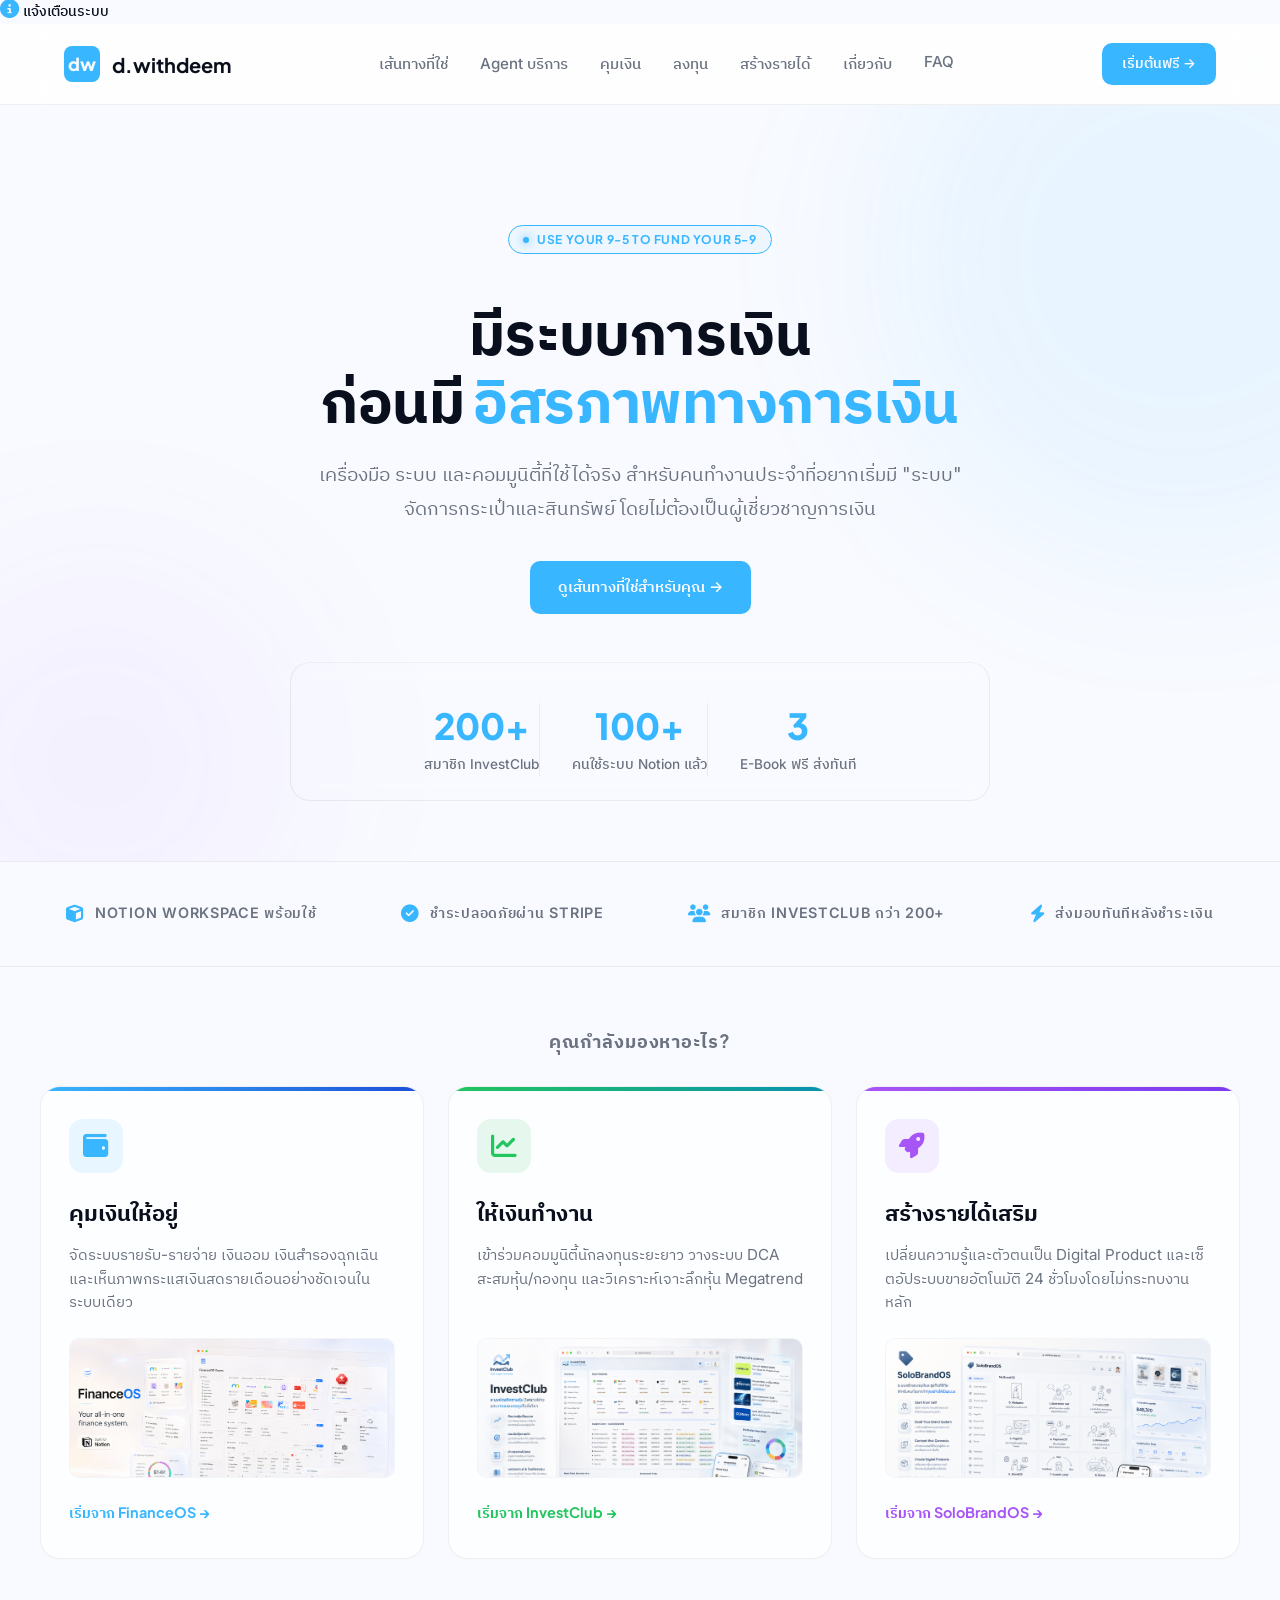
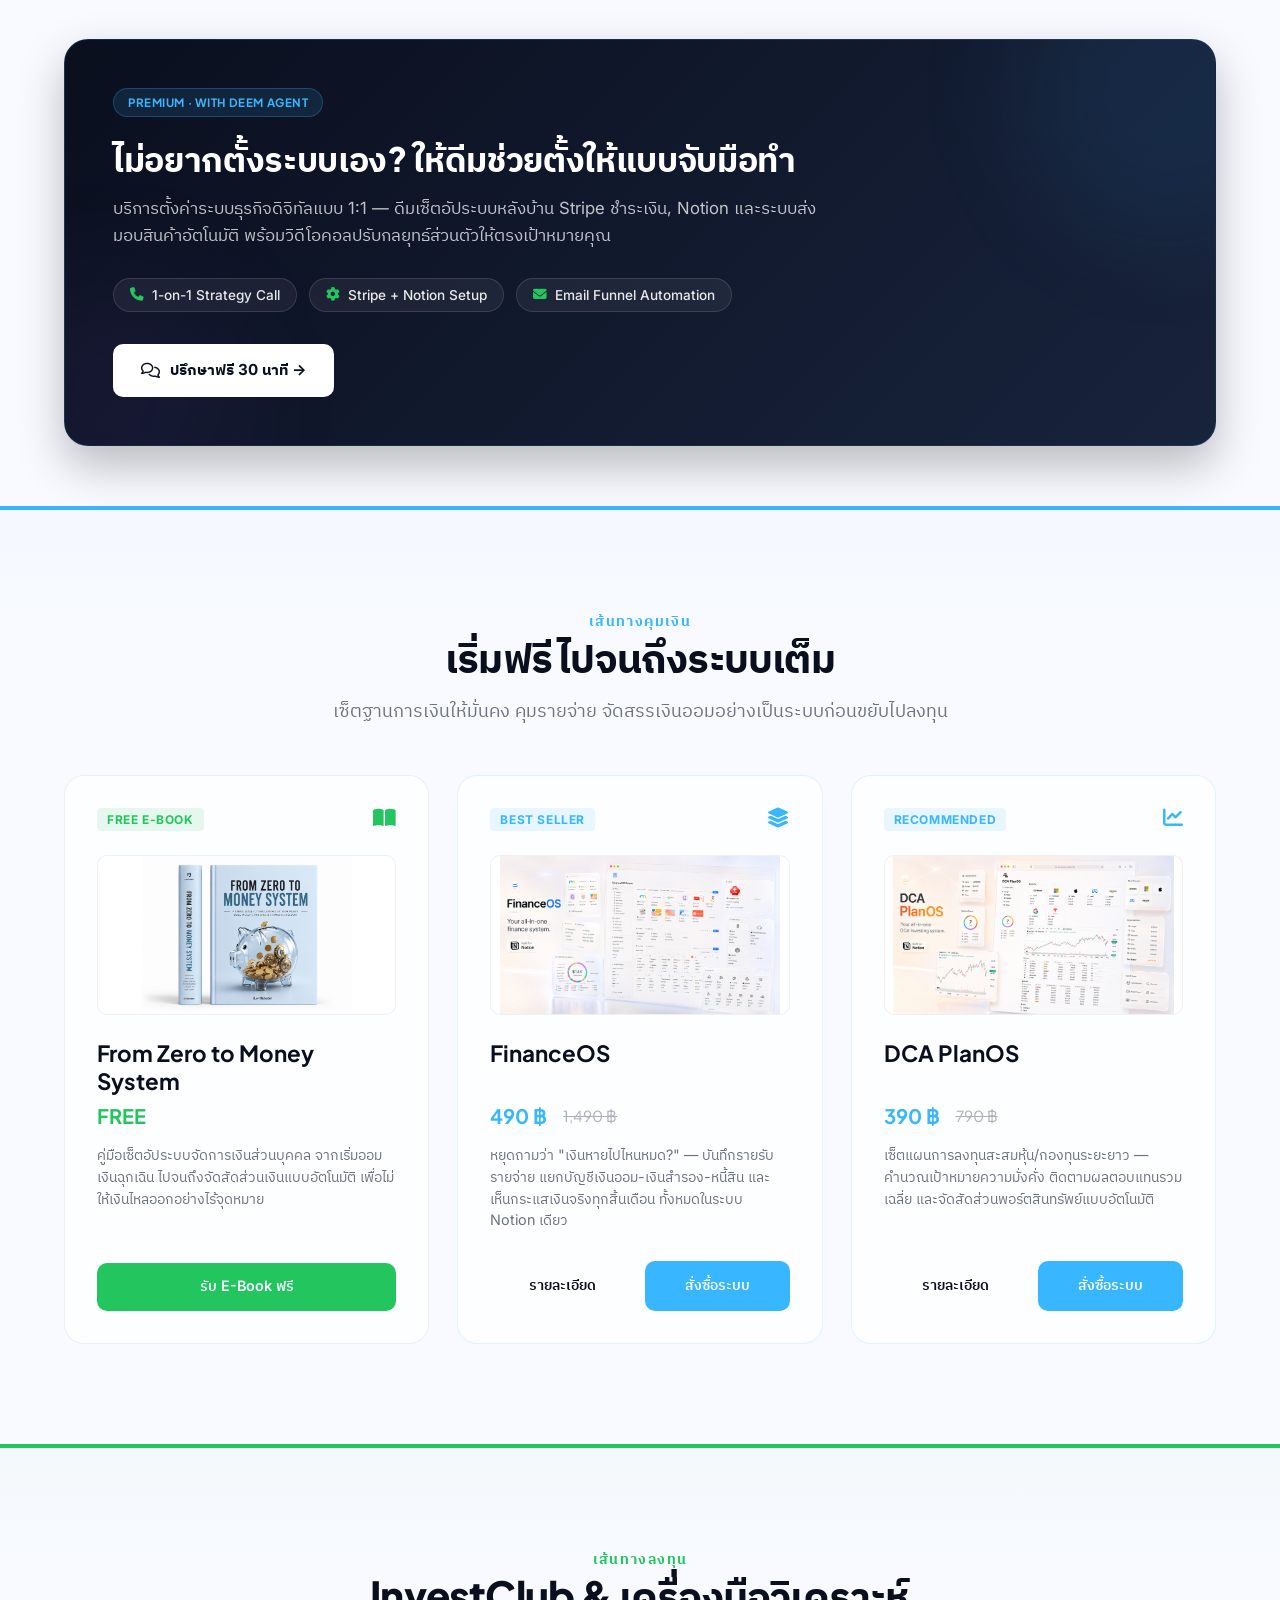
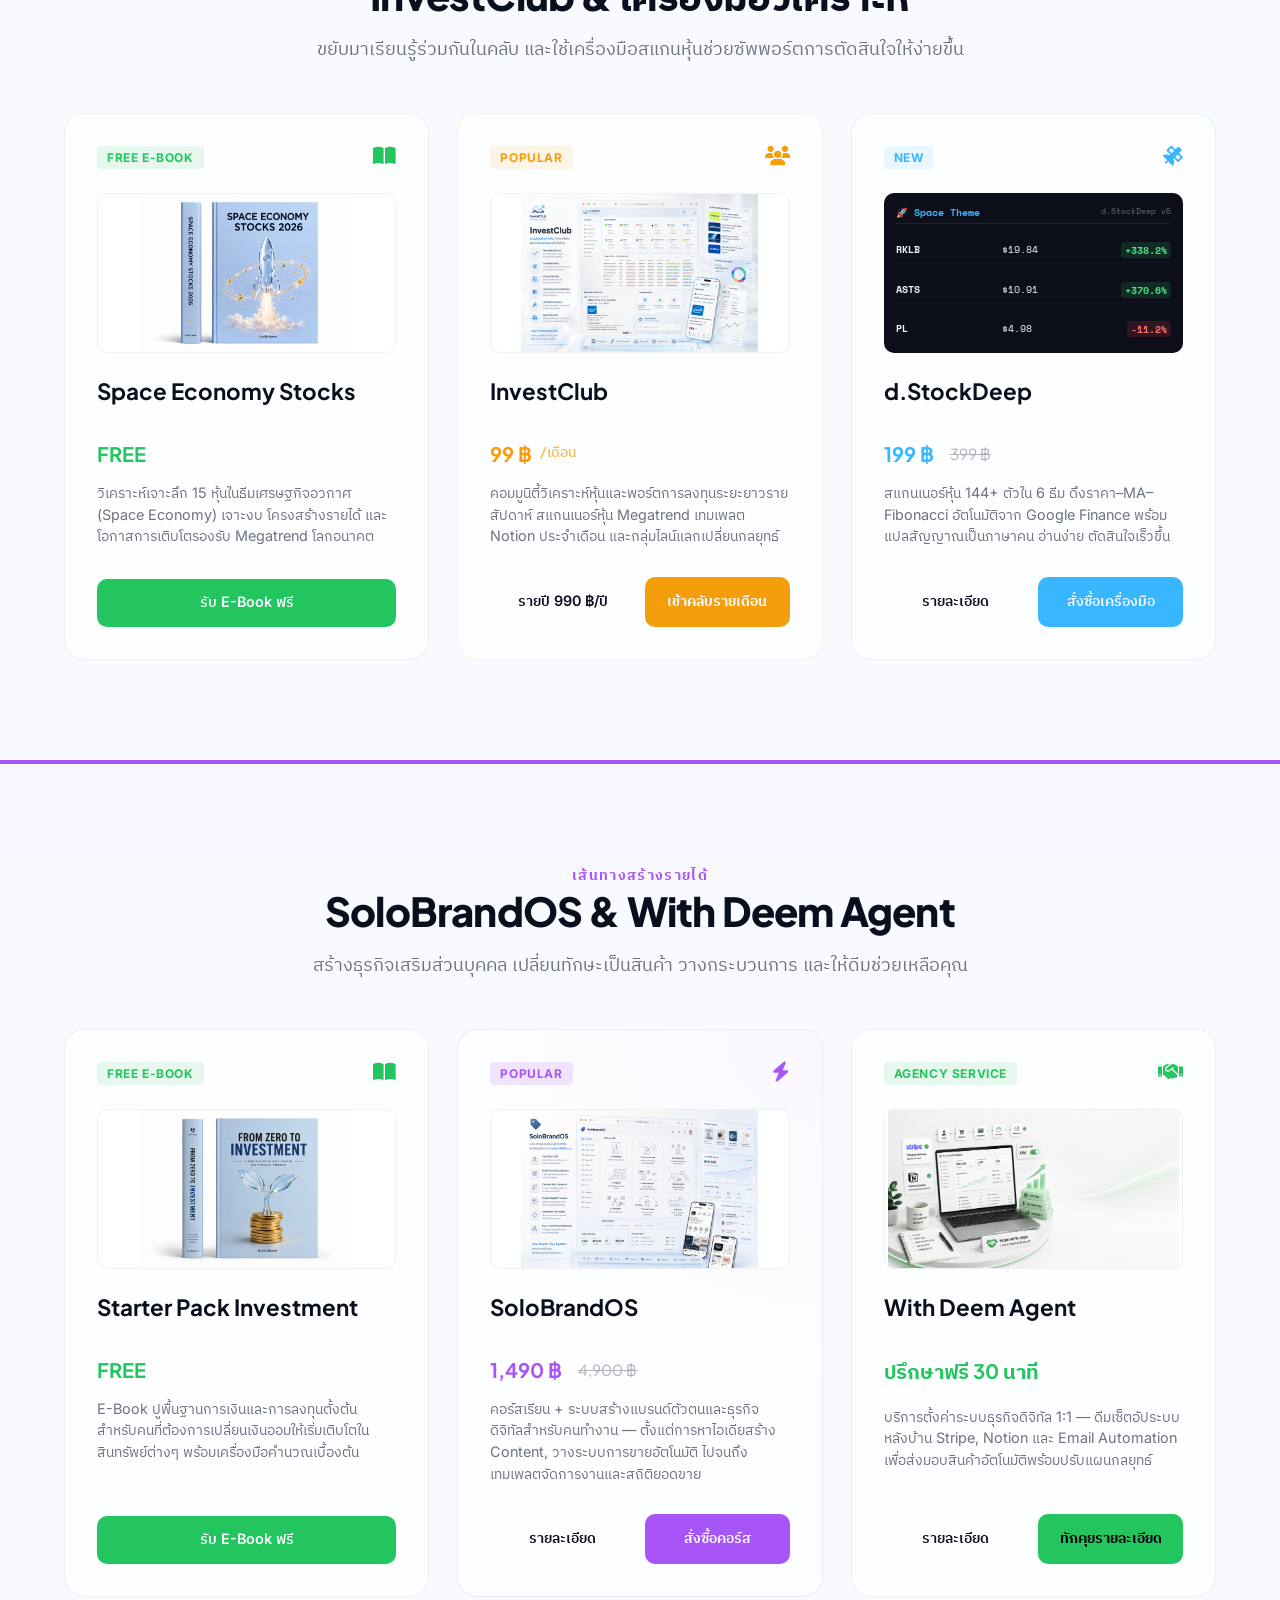
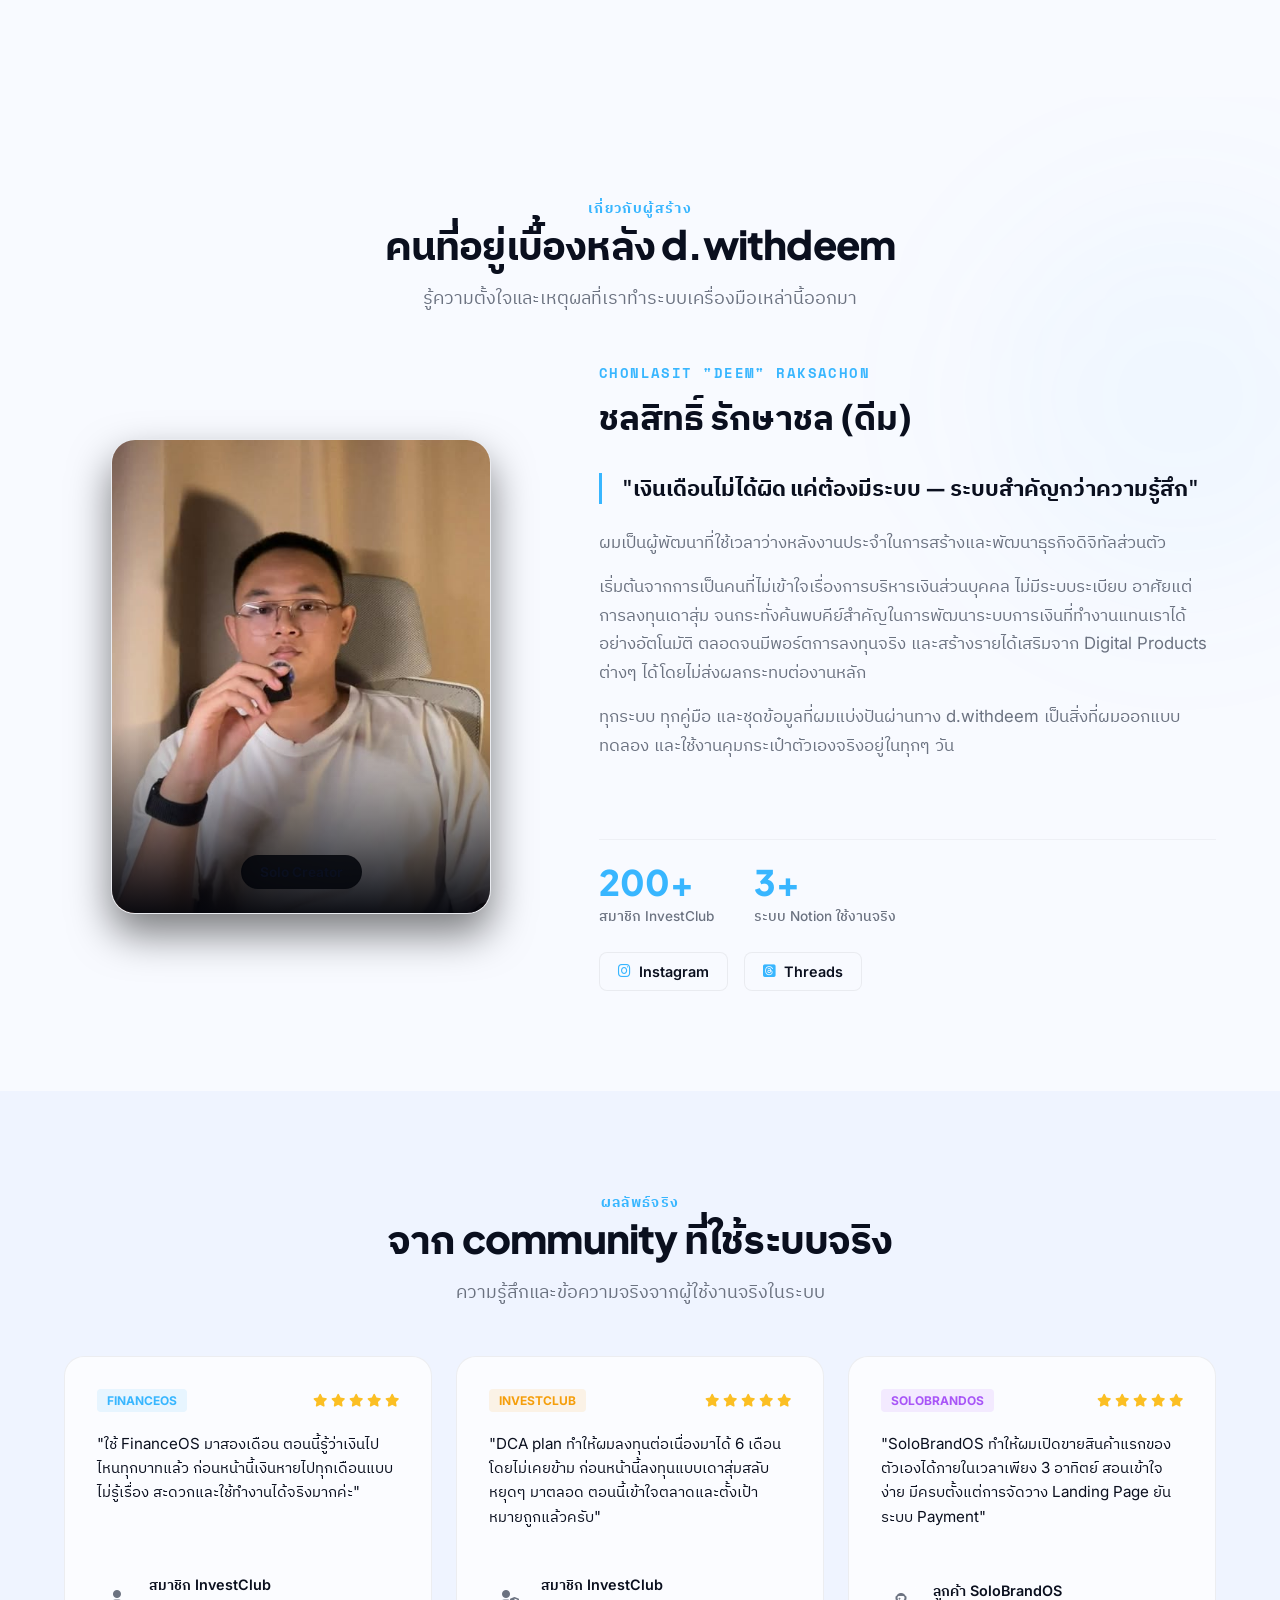
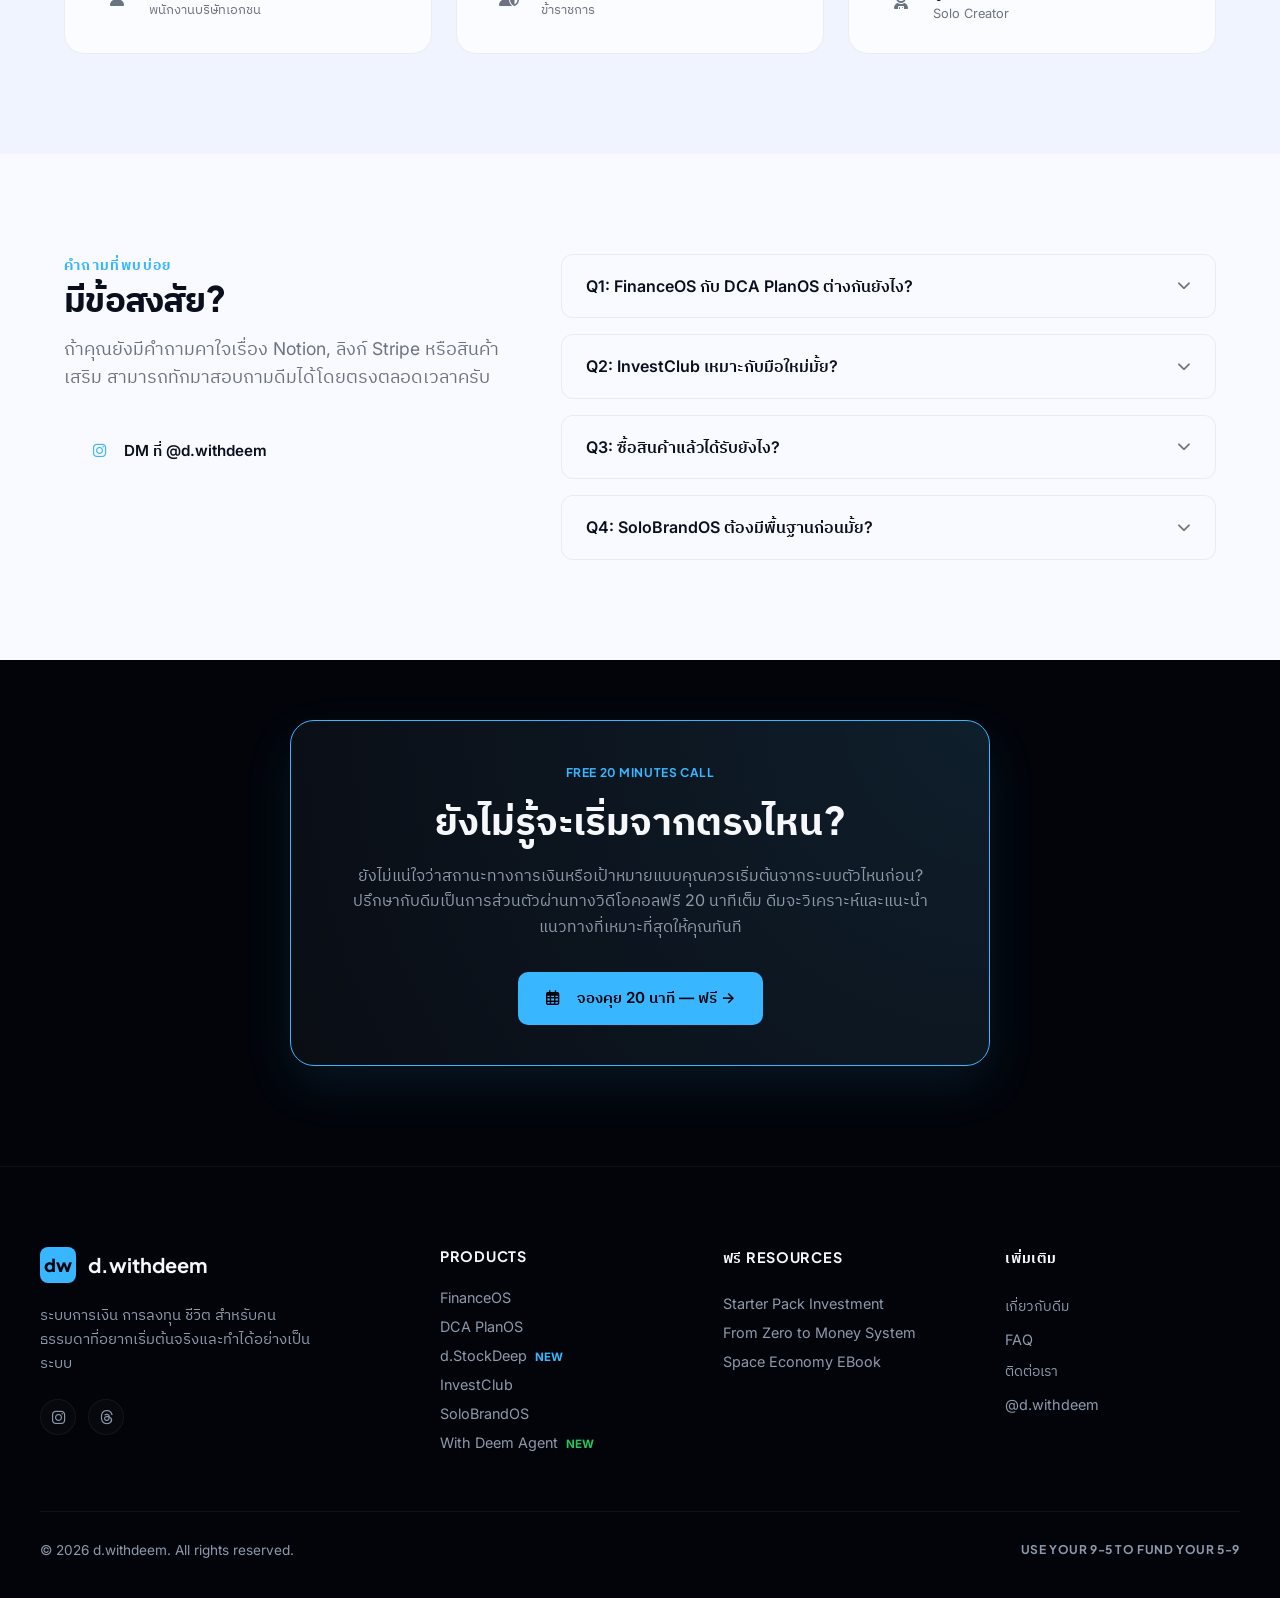
<file: index.html>
<!DOCTYPE html>
<html lang="th">
<head>
  <meta charset="UTF-8">
  <meta name="viewport" content="width=device-width, initial-scale=1.0">
  <meta http-equiv="X-UA-Compatible" content="ie=edge">
  
  <!-- SEO Meta Tags -->
  <title>d.withdeem | ระบบ Notion จัดการเงิน + ลงทุน DCA สำหรับคนทำงาน (v3)</title>
  <meta name="description" content="FinanceOS · DCA PlanOS · d.StockDeep · InvestClub · SoloBrandOS — คลังระบบและเครื่องมือสำหรับจัดระเบียบการเงินส่วนบุคคลและการลงทุนอย่างมีระบบ เริ่มต้นได้จริง">
  
  <!-- OG / Facebook -->
  <meta property="og:type" content="website">
  <meta property="og:title" content="d.withdeem | ระบบ Notion จัดการเงิน + ลงทุน DCA สำหรับคนทำงาน (v3)">
  <meta property="og:description" content="FinanceOS · DCA PlanOS · d.StockDeep · InvestClub · SoloBrandOS — คลังระบบและเครื่องมือสำหรับจัดระเบียบการเงินส่วนบุคคลและการลงทุนอย่างมีระบบ เริ่มต้นได้จริง">
  
  <!-- Favicon -->
  <link rel="icon" type="image/png" sizes="32x32" href="data:image/svg+xml,<svg xmlns=%22http://www.w3.org/2000/svg%22 viewBox=%220 0 100 100%22><rect width=%22100%22 height=%22100%22 rx=%2220%22 fill=%22%2302040A%22/><rect x=%2220%22 y=%2220%22 width=%2260%22 height=%2260%22 rx=%228%22 fill=%22%2338B6FF%22/><text x=%2250%%22 y=%2255%%22 dominant-baseline=%22middle%22 text-anchor=%22middle%22 font-family=%22Syne,sans-serif%22 font-weight=%22800%22 font-size=%2232%22 fill=%22%2302040A%22>dw</text></svg>">

  <!-- Icons CDN -->
  <link rel="stylesheet" href="https://cdnjs.cloudflare.com/ajax/libs/font-awesome/6.4.0/css/all.min.css">
  
  <!-- Core Stylesheet (Referenced from parent directory) -->
  <meta name="color-scheme" content="light dark">
  <link rel="stylesheet" href="styles.css">

  <!-- v3 Style Overrides to preserve styles.css while applying the new layout structure -->
  <style>
    /* 3-Pathway Selector section styling */
    .paths-section {
      padding: 60px 24px 80px;
      text-align: center;
      position: relative;
      z-index: 10;
    }
    .paths-container {
      max-width: 1200px;
      margin: 0 auto;
    }
    .paths-title {
      font-family: var(--font-headings);
      font-size: 1.15rem;
      font-weight: 700;
      color: var(--text-muted);
      margin-bottom: 28px;
      letter-spacing: 0.05em;
      text-transform: uppercase;
    }
    .paths-grid {
      display: grid;
      grid-template-columns: repeat(3, 1fr);
      gap: 24px;
    }
    .path-btn-card {
      display: flex;
      flex-direction: column;
      align-items: flex-start;
      text-align: left;
      padding: 32px 28px;
      border-radius: var(--border-radius-lg);
      border: 1px solid var(--glass-border);
      background: var(--bg-card);
      box-shadow: var(--glass-shadow);
      transition: var(--transition-smooth);
      position: relative;
      overflow: hidden;
      text-decoration: none;
      color: inherit;
    }
    .path-btn-card:hover {
      transform: translateY(-5px);
      box-shadow: var(--glass-shadow-hover);
      background: var(--bg-card-hover);
    }
    .path-btn-card::before {
      content: '';
      position: absolute;
      top: 0;
      left: 0;
      width: 100%;
      height: 4px;
      transition: var(--transition-smooth);
    }
    .path-btn-card.money-path::before {
      background: linear-gradient(90deg, var(--accent-blue), #1D4ED8);
    }
    .path-btn-card.invest-path::before {
      background: linear-gradient(90deg, var(--accent-green), #0891B2);
    }
    .path-btn-card.brand-path::before {
      background: linear-gradient(90deg, var(--accent-purple), #7C3AED);
    }
    .path-icon-wrapper {
      width: 54px;
      height: 54px;
      border-radius: 14px;
      display: flex;
      align-items: center;
      justify-content: center;
      font-size: 1.6rem;
      margin-bottom: 24px;
    }
    .money-path .path-icon-wrapper {
      background: rgba(var(--accent-blue-rgb), 0.1);
      color: var(--accent-blue);
    }
    .invest-path .path-icon-wrapper {
      background: rgba(var(--accent-green-rgb), 0.1);
      color: var(--accent-green);
    }
    .brand-path .path-icon-wrapper {
      background: rgba(var(--accent-purple-rgb), 0.1);
      color: var(--accent-purple);
    }
    .path-btn-card h3 {
      font-family: var(--font-headings);
      font-size: 1.35rem;
      font-weight: 800;
      margin-bottom: 10px;
      color: var(--text-main);
    }
    .path-btn-card p {
      font-size: 0.95rem;
      color: var(--text-muted);
      line-height: 1.55;
      margin-bottom: 24px;
      flex-grow: 1;
    }
    .path-btn-link {
      font-family: var(--font-headings);
      font-size: 0.9rem;
      font-weight: 700;
      display: inline-flex;
      align-items: center;
      gap: 6px;
      transition: var(--transition-fast);
    }
    .money-path .path-btn-link { color: var(--accent-blue); }
    .invest-path .path-btn-link { color: var(--accent-green); }
    .brand-path .path-btn-link { color: var(--accent-purple); }

    .path-btn-card:hover .path-btn-link {
      gap: 10px;
    }

    /* Pathway Mini Mockups styling */
    .path-mini-mockup {
      width: 100%;
      height: 140px;
      overflow: hidden;
      border-radius: 10px;
      border: 1px solid var(--glass-border-subtle);
      background-color: rgba(255, 255, 255, 0.03);
      margin-bottom: 24px;
      position: relative;
    }
    .path-mini-mockup img {
      width: 100%;
      height: 100%;
      object-fit: cover;
      object-position: top center;
      transition: transform 0.4s cubic-bezier(0.16, 1, 0.3, 1);
    }
    .path-btn-card:hover .path-mini-mockup img {
      transform: scale(1.06) translateY(-2px);
    }

    /* relocated Premium With Deem Agent Section banner */
    .agent-banner-section {
      padding: 0 24px 60px;
      max-width: 1200px;
      margin: 0 auto;
    }
    .agent-banner-card {
      position: relative;
      border-radius: 24px;
      background: linear-gradient(135deg, #0A0F1E, #18233C);
      border: 1px solid rgba(56, 182, 255, 0.15);
      padding: 48px;
      color: #FFFFFF;
      overflow: hidden;
      box-shadow: 0 20px 45px rgba(0, 0, 0, 0.25);
    }
    .agent-banner-card .blob {
      position: absolute;
      width: 300px;
      height: 300px;
      border-radius: 50%;
      background: rgba(56, 182, 255, 0.08);
      filter: blur(50px);
      top: -100px;
      right: -100px;
      pointer-events: none;
    }
    .agent-banner-card .blob-2 {
      position: absolute;
      width: 250px;
      height: 250px;
      border-radius: 50%;
      background: rgba(168, 85, 247, 0.06);
      filter: blur(60px);
      bottom: -80px;
      left: -80px;
      pointer-events: none;
    }
    .agent-banner-content {
      position: relative;
      z-index: 2;
      max-width: 720px;
    }
    .agent-banner-tag {
      display: inline-flex;
      align-items: center;
      gap: 8px;
      background: rgba(56, 182, 255, 0.12);
      color: #38B6FF;
      border: 1px solid rgba(56, 182, 255, 0.25);
      padding: 6px 14px;
      border-radius: 9999px;
      font-size: 0.72rem;
      font-weight: 700;
      letter-spacing: 0.05em;
      text-transform: uppercase;
      font-family: var(--font-headings);
      margin-bottom: 20px;
    }
    .agent-banner-title {
      font-family: var(--font-headings);
      font-size: 2.1rem;
      font-weight: 800;
      line-height: 1.25;
      margin-bottom: 16px;
      letter-spacing: -0.01em;
      color: #FFFFFF;
    }
    .agent-banner-desc {
      font-size: 1.05rem;
      color: rgba(255, 255, 255, 0.75);
      line-height: 1.65;
      margin-bottom: 28px;
    }
    .agent-banner-features {
      display: flex;
      flex-wrap: wrap;
      gap: 12px;
      margin-bottom: 32px;
    }
    .agent-banner-feature-tag {
      background: rgba(255, 255, 255, 0.06);
      border: 1px solid rgba(255, 255, 255, 0.12);
      color: rgba(255, 255, 255, 0.9);
      padding: 8px 16px;
      border-radius: 9999px;
      font-size: 0.85rem;
      font-weight: 500;
      display: inline-flex;
      align-items: center;
      gap: 8px;
    }
    .agent-banner-feature-tag i {
      color: #22C55E;
    }
    .agent-banner-cta {
      display: inline-flex;
      align-items: center;
      gap: 10px;
      background-color: #FFFFFF;
      color: #0A0F1E;
      padding: 14px 28px;
      border-radius: var(--border-radius-sm);
      font-weight: 700;
      font-size: 0.95rem;
      text-decoration: none;
      transition: var(--transition-smooth);
    }
    .agent-banner-cta:hover {
      background-color: #E2E8F0;
      transform: translateY(-2px);
      box-shadow: 0 10px 25px rgba(255, 255, 255, 0.15);
    }

    /* Restructured Pathway Product Sections */
    .pathway-section-wrapper {
      border-top: 4px solid transparent;
    }
    .pathway-section-wrapper.money-pathway {
      border-color: var(--accent-blue);
      background: linear-gradient(180deg, rgba(56, 182, 255, 0.02) 0%, transparent 15%);
    }
    .pathway-section-wrapper.invest-pathway {
      border-color: var(--accent-green);
      background: linear-gradient(180deg, rgba(34, 197, 94, 0.02) 0%, transparent 15%);
    }
    .pathway-section-wrapper.brand-pathway {
      border-color: var(--accent-purple);
      background: linear-gradient(180deg, rgba(168, 85, 247, 0.02) 0%, transparent 15%);
    }
    .pathway-product-grid {
      display: grid;
      grid-template-columns: repeat(3, 1fr);
      gap: 28px;
      margin-top: 10px;
    }

    /* Expanded About Section Stats */
    .about-stats {
      display: flex;
      gap: 40px;
      margin: 32px 0 24px;
      padding-top: 24px;
      border-top: 1px solid var(--glass-border-subtle);
    }
    .about-stat {
      display: flex;
      flex-direction: column;
    }
    .about-stat .n {
      font-family: var(--font-headings);
      font-size: 2.2rem;
      font-weight: 800;
      color: var(--accent-blue);
      line-height: 1;
    }
    .about-stat .l {
      font-size: 0.85rem;
      color: var(--text-muted);
      margin-top: 6px;
      font-weight: 500;
    }

    /* Responsive Media Queries overrides */
    @media (max-width: 991px) {
      .pathway-product-grid {
        grid-template-columns: repeat(2, 1fr);
        gap: 20px;
      }
    }

    @media (max-width: 768px) {
      .paths-grid {
        grid-template-columns: 1fr;
        gap: 16px;
      }
      .path-btn-card {
        flex-direction: row;
        align-items: center;
        gap: 20px;
        padding: 20px 24px;
      }
      .path-icon-wrapper {
        margin-bottom: 0;
        width: 48px;
        height: 48px;
        font-size: 1.4rem;
        flex-shrink: 0;
      }
      .path-btn-card p {
        margin-bottom: 8px;
        font-size: 0.85rem;
      }
      .path-btn-card h3 {
        font-size: 1.15rem;
        margin-bottom: 4px;
      }
      .path-btn-link {
        font-size: 0.8rem;
      }
      
      .agent-banner-card {
        padding: 32px 24px;
        border-radius: 16px;
      }
      .agent-banner-title {
        font-size: 1.6rem;
      }
      .agent-banner-desc {
        font-size: 0.95rem;
      }
      .agent-banner-features {
        gap: 8px;
      }
      .agent-banner-feature-tag {
        padding: 6px 12px;
        font-size: 0.78rem;
      }
      
      .pathway-product-grid {
        grid-template-columns: 1fr;
        gap: 20px;
      }
      
      .about-stats {
        justify-content: flex-start;
        gap: 32px;
      }
      .about-stat .n {
        font-size: 1.8rem;
      }
      .about-stat .l {
        font-size: 0.78rem;
      }
    }
  </style>
</head>
<body>

  <!-- Toast Notification Wrapper -->
  <div id="toast" class="toast-notification">
    <i class="fa-solid fa-circle-info toast-icon"></i>
    <span id="toast-message" class="toast-message">แจ้งเตือนระบบ</span>
  </div>

  <!-- 1. Navigation Bar -->
  <header class="nav-wrapper">
    <div class="nav-container">
      <a href="#" class="logo-link">
        <div class="logo-mark">dw</div>
        <span class="logo-text">d.withdeem</span>
      </a>
      
      <nav class="nav-menu">
        <a href="#paths">เส้นทางที่ใช่</a>
        <a href="#agent">Agent บริการ</a>
        <a href="#money">คุมเงิน</a>
        <a href="#invest">ลงทุน</a>
        <a href="#income">สร้างรายได้</a>
        <a href="#about">เกี่ยวกับ</a>
        <a href="#faq">FAQ</a>
      </nav>
      
      <div class="nav-cta">
        <a href="#paths" class="btn btn-primary">เริ่มต้นฟรี →</a>
      </div>

      <button class="burger-menu" aria-label="Toggle navigation">
        <span class="burger-line"></span>
        <span class="burger-line"></span>
        <span class="burger-line"></span>
      </button>
    </div>
  </header>

  <!-- 2. Hero Section -->
  <div class="section-wrapper bg-main" id="hero">
    <div class="blob" style="width:600px;height:600px;background:rgba(56,182,255,0.08);top:-150px;right:-200px;"></div>
    <div class="blob" style="width:400px;height:400px;background:rgba(168,85,247,0.05);bottom:-100px;left:-100px;"></div>
    <header class="hero-wrapper" style="padding: 120px 24px 60px; position: relative; z-index: 1;">
      <div class="hero-container" style="max-width: 800px; margin: 0 auto; text-align: center;">
        <div class="hero-badge-wrap" style="display: flex; justify-content: center; margin-bottom: 24px;">
          <div class="eyebrow-badge blue">
            <span class="badge-dot"></span>
            USE YOUR 9-5 TO FUND YOUR 5-9
          </div>
        </div>
        
        <h1 style="font-family: var(--font-headings); font-size: clamp(2.4rem, 5vw, 3.6rem); font-weight: 800; line-height: 1.18; margin-bottom: 24px; letter-spacing: -0.01em;">
          มีระบบการเงิน<br>ก่อนมี<span style="color: var(--accent-blue);"> อิสรภาพทางการเงิน</span>
        </h1>
        
        <p class="hero-subtitle" style="font-size: clamp(1.05rem, 2vw, 1.2rem); color: var(--text-muted); line-height: 1.75; max-width: 680px; margin: 0 auto 36px;">
          เครื่องมือ ระบบ และคอมมูนิตี้ที่ใช้ได้จริง สำหรับคนทำงานประจำที่อยากเริ่มมี "ระบบ" จัดการกระเป๋าและสินทรัพย์ โดยไม่ต้องเป็นผู้เชี่ยวชาญการเงิน
        </p>
        
        <div class="hero-actions" style="display: flex; gap: 12px; justify-content: center; flex-wrap: wrap; margin-bottom: 48px;">
          <a href="#paths" class="btn btn-primary" style="padding: 14px 28px; font-weight: 600; border-radius: var(--border-radius-sm);">ดูเส้นทางที่ใช่สำหรับคุณ →</a>
        </div>
  
        <div class="stats-bar" style="display: flex; justify-content: center; flex-wrap: wrap; gap: 32px; padding-top: 40px; border-top: 1px solid var(--glass-border-subtle);">
          <div class="stat-item" style="text-align: center;">
            <div class="stat-number" data-target="200+">0+</div>
            <div class="stat-label" style="font-size: 0.85rem; color: var(--text-muted); margin-top: 2px;">สมาชิก InvestClub</div>
          </div>
          <div class="stat-item" style="text-align: center;">
            <div class="stat-number" data-target="100+">0+</div>
            <div class="stat-label" style="font-size: 0.85rem; color: var(--text-muted); margin-top: 2px;">คนใช้ระบบ Notion แล้ว</div>
          </div>
          <div class="stat-item" style="text-align: center;">
            <div class="stat-number" data-target="3">0</div>
            <div class="stat-label" style="font-size: 0.85rem; color: var(--text-muted); margin-top: 2px;">E-Book ฟรี ส่งทันที</div>
          </div>
        </div>
      </div>
    </header>
  </div>

  <!-- 3. Trust Bar Section -->
  <div class="trust-bar-section">
    <div class="trust-ticker-container">
      <div class="trust-ticker">
        <div class="trust-item">
          <i class="fa-solid fa-cube trust-icon"></i>
          <span>Notion Workspace พร้อมใช้</span>
        </div>
        <div class="trust-item">
          <i class="fa-solid fa-circle-check trust-icon"></i>
          <span>ชำระปลอดภัยผ่าน Stripe</span>
        </div>
        <div class="trust-item">
          <i class="fa-solid fa-users trust-icon"></i>
          <span>สมาชิก InvestClub กว่า 200+</span>
        </div>
        <div class="trust-item">
          <i class="fa-solid fa-bolt trust-icon"></i>
          <span>ส่งมอบทันทีหลังชำระเงิน</span>
        </div>
      </div>
    </div>
  </div>

  <!-- 4. Pathways Selector Section -->
  <section class="paths-section" id="paths">
    <div class="paths-container">
      <h2 class="paths-title">คุณกำลังมองหาอะไร?</h2>
      
      <div class="paths-grid">
        <!-- Path 1: Money -->
        <a href="#money" class="path-btn-card money-path">
          <div class="path-icon-wrapper">
            <i class="fa-solid fa-wallet"></i>
          </div>
          <h3>คุมเงินให้อยู่</h3>
          <p>จัดระบบรายรับ-รายจ่าย เงินออม เงินสำรองฉุกเฉิน และเห็นภาพกระแสเงินสดรายเดือนอย่างชัดเจนในระบบเดียว</p>
          <div class="path-mini-mockup">
            <img src="img/FinanceOS.png" alt="FinanceOS Mockup">
          </div>
          <span class="path-btn-link">เริ่มจาก FinanceOS →</span>
        </a>

        <!-- Path 2: Invest -->
        <a href="#invest" class="path-btn-card invest-path">
          <div class="path-icon-wrapper">
            <i class="fa-solid fa-chart-line"></i>
          </div>
          <h3>ให้เงินทำงาน</h3>
          <p>เข้าร่วมคอมมูนิตี้นักลงทุนระยะยาว วางระบบ DCA สะสมหุ้น/กองทุน และวิเคราะห์เจาะลึกหุ้น Megatrend</p>
          <div class="path-mini-mockup">
            <img src="img/InvestClub.png" alt="InvestClub Mockup">
          </div>
          <span class="path-btn-link">เริ่มจาก InvestClub →</span>
        </a>

        <!-- Path 3: Income/Brand -->
        <a href="#income" class="path-btn-card brand-path">
          <div class="path-icon-wrapper">
            <i class="fa-solid fa-rocket"></i>
          </div>
          <h3>สร้างรายได้เสริม</h3>
          <p>เปลี่ยนความรู้และตัวตนเป็น Digital Product และเซ็ตอัประบบขายอัตโนมัติ 24 ชั่วโมงโดยไม่กระทบงานหลัก</p>
          <div class="path-mini-mockup">
            <img src="img/SoloBrandOS.png" alt="SoloBrandOS Mockup">
          </div>
          <span class="path-btn-link">เริ่มจาก SoloBrandOS →</span>
        </a>
      </div>
    </div>
  </section>

  <!-- 5. With Deem Agent Section ( reloc to Section 2 ) -->
  <section class="agent-banner-section" id="agent">
    <div class="agent-banner-card">
      <div class="blob"></div>
      <div class="blob-2"></div>
      <div class="agent-banner-content">
        <span class="agent-banner-tag">PREMIUM &middot; WITH DEEM AGENT</span>
        <h3 class="agent-banner-title">ไม่อยากตั้งระบบเอง? ให้ดีมช่วยตั้งให้แบบจับมือทำ</h3>
        <p class="agent-banner-desc">บริการตั้งค่าระบบธุรกิจดิจิทัลแบบ 1:1 — ดีมเซ็ตอัประบบหลังบ้าน Stripe ชำระเงิน, Notion และระบบส่งมอบสินค้าอัตโนมัติ พร้อมวิดีโอคอลปรับกลยุทธ์ส่วนตัวให้ตรงเป้าหมายคุณ</p>
        
        <div class="agent-banner-features">
          <span class="agent-banner-feature-tag">
            <i class="fa-solid fa-phone"></i> 1-on-1 Strategy Call
          </span>
          <span class="agent-banner-feature-tag">
            <i class="fa-solid fa-gear"></i> Stripe + Notion Setup
          </span>
          <span class="agent-banner-feature-tag">
            <i class="fa-solid fa-envelope"></i> Email Funnel Automation
          </span>
        </div>
        
        <a href="https://instagram.com/d.withdeem" target="_blank" rel="noopener noreferrer" class="agent-banner-cta">
          <i class="fa-regular fa-comments"></i>
          <span>ปรึกษาฟรี 30 นาที →</span>
        </a>
      </div>
    </div>
  </section>

  <!-- 6. Money Pathway Section (เส้นทางคุมเงิน) -->
  <div class="section-wrapper pathway-section-wrapper money-pathway" id="money">
    <section class="section">
      <div class="section-header">
        <span class="section-eyebrow" style="color: var(--accent-blue);">เส้นทางคุมเงิน</span>
        <h2 class="section-title">เริ่มฟรี ไปจนถึงระบบเต็ม</h2>
        <p class="section-subtitle">เซ็ตฐานการเงินให้มั่นคง คุมรายจ่าย จัดสรรเงินออมอย่างเป็นระบบก่อนขยับไปลงทุน</p>
      </div>

      <div class="pathway-product-grid">
        <!-- Product 1: From Zero to Money System (Free E-Book) -->
        <div class="card green-border reveal delay-1">
          <div class="card-top">
            <span class="card-badge green">FREE E-BOOK</span>
            <i class="fa-solid fa-book-open color-green" style="font-size: 1.25rem;"></i>
          </div>
          <div class="card-thumbnail-container" style="background: #ffffff;">
            <img src="img/From Zero to Money System.png" alt="From Zero to Money System E-Book" style="width:100%;height:100%;object-fit:contain;">
          </div>
          <h3 class="card-title">From Zero to Money System</h3>
          <div class="card-price color-green">FREE</div>
          <p class="card-desc">คู่มือเซ็ตอัประบบจัดการเงินส่วนบุคคล จากเริ่มออมเงินฉุกเฉิน ไปจนถึงจัดสัดส่วนเงินแบบอัตโนมัติ เพื่อไม่ให้เงินไหลออกอย่างไร้จุดหมาย</p>
          <div class="card-actions-1">
            <a href="https://dwithdeem.notion.site/From-Zero-to-Money-System-3254f77e50b4806a99b4dd9221785604" target="_blank" rel="noopener noreferrer" class="btn btn-green btn-sm" style="width: 100%; justify-content: center;">รับ E-Book ฟรี</a>
          </div>
        </div>

        <!-- Product 2: FinanceOS (Best Seller) -->
        <div class="card blue-border reveal delay-2">
          <div class="card-top">
            <span class="card-badge blue">BEST SELLER</span>
            <i class="fa-solid fa-layer-group color-blue" style="font-size: 1.25rem;"></i>
          </div>
          <div class="card-thumbnail-container" style="background: #ffffff;">
            <img src="img/FinanceOS.png" alt="FinanceOS Mockup" style="width:100%;height:100%;object-fit:contain;">
          </div>
          <h3 class="card-title">FinanceOS</h3>
          <div class="card-price color-blue">
            490 ฿ <span class="card-price-old" style="text-decoration: line-through; opacity: 0.55; margin-left: 8px;">1,490 ฿</span>
          </div>
          <p class="card-desc">หยุดถามว่า "เงินหายไปไหนหมด?" — บันทึกรายรับรายจ่าย แยกบัญชีเงินออม-เงินสำรอง-หนี้สิน และเห็นกระแสเงินจริงทุกสิ้นเดือน ทั้งหมดในระบบ Notion เดียว</p>
          <div class="card-actions-2">
            <a href="https://financeos-dwithdeem.framer.website/" target="_blank" rel="noopener noreferrer" class="btn btn-secondary btn-sm" style="justify-content: center;">รายละเอียด</a>
            <a href="https://buy.stripe.com/5kA6s39u55W98lqaEE" target="_blank" rel="noopener noreferrer" class="btn btn-primary btn-sm" style="justify-content: center;">สั่งซื้อระบบ</a>
          </div>
        </div>

        <!-- Product 3: DCA PlanOS -->
        <div class="card blue-border reveal delay-3">
          <div class="card-top">
            <span class="card-badge blue">RECOMMENDED</span>
            <i class="fa-solid fa-chart-line color-blue" style="font-size: 1.25rem;"></i>
          </div>
          <div class="card-thumbnail-container" style="background: #ffffff;">
            <img src="img/DCAPLANOS.png" alt="DCA PlanOS Mockup" style="width:100%;height:100%;object-fit:contain;">
          </div>
          <h3 class="card-title">DCA PlanOS</h3>
          <div class="card-price color-blue">
            390 ฿ <span class="card-price-old" style="text-decoration: line-through; opacity: 0.55; margin-left: 8px;">790 ฿</span>
          </div>
          <p class="card-desc">เซ็ตแผนการลงทุนสะสมหุ้น/กองทุนระยะยาว — คำนวณเป้าหมายความมั่งคั่ง ติดตามผลตอบแทนรวมเฉลี่ย และจัดสัดส่วนพอร์ตสินทรัพย์แบบอัตโนมัติ</p>
          <div class="card-actions-2">
            <a href="#" class="btn btn-secondary btn-sm dca-details-trigger" style="justify-content: center;">รายละเอียด</a>
            <a href="https://buy.stripe.com/6oUeV69LS9BIepU0zzcfK05" target="_blank" rel="noopener noreferrer" class="btn btn-primary btn-sm" style="justify-content: center;">สั่งซื้อระบบ</a>
          </div>
        </div>
      </div>
    </section>
  </div>

  <!-- 7. Invest Pathway Section (เส้นทางลงทุน) -->
  <div class="section-wrapper pathway-section-wrapper invest-pathway" id="invest">
    <section class="section">
      <div class="section-header">
        <span class="section-eyebrow" style="color: var(--accent-green);">เส้นทางลงทุน</span>
        <h2 class="section-title">InvestClub & เครื่องมือวิเคราะห์</h2>
        <p class="section-subtitle">ขยับมาเรียนรู้ร่วมกันในคลับ และใช้เครื่องมือสแกนหุ้นช่วยซัพพอร์ตการตัดสินใจให้ง่ายขึ้น</p>
      </div>

      <div class="pathway-product-grid">
        <!-- Product 1: Space Economy Stocks (Free E-Book) -->
        <div class="card green-border reveal delay-1">
          <div class="card-top">
            <span class="card-badge green">FREE E-BOOK</span>
            <i class="fa-solid fa-book-open color-green" style="font-size: 1.25rem;"></i>
          </div>
          <div class="card-thumbnail-container" style="background: #ffffff;">
            <img src="img/Space Economy Stocks E-Book.png" alt="Space Economy Stocks E-Book" style="width:100%;height:100%;object-fit:contain;">
          </div>
          <h3 class="card-title">Space Economy Stocks</h3>
          <div class="card-price color-green">FREE</div>
          <p class="card-desc">วิเคราะห์เจาะลึก 15 หุ้นในธีมเศรษฐกิจอวกาศ (Space Economy) เจาะงบ โครงสร้างรายได้ และโอกาสการเติบโตรองรับ Megatrend โลกอนาคต</p>
          <div class="card-actions-1">
            <a href="https://dwithdeem.notion.site/Space-Economy-Stocks-E-Book-The-Complete-Guide-2026-2248286daa514d4ab9e8f9d57efa8f4c" target="_blank" rel="noopener noreferrer" class="btn btn-green btn-sm" style="width: 100%; justify-content: center;">รับ E-Book ฟรี</a>
          </div>
        </div>

        <!-- Product 2: InvestClub -->
        <div class="card amber-border reveal delay-2">
          <div class="card-top">
            <span class="card-badge amber">POPULAR</span>
            <i class="fa-solid fa-users color-amber" style="font-size: 1.25rem;"></i>
          </div>
          <div class="card-thumbnail-container" style="background: #ffffff;">
            <img src="img/InvestClub.png" alt="InvestClub Mockup" style="width:100%;height:100%;object-fit:contain;">
          </div>
          <h3 class="card-title">InvestClub</h3>
          <div class="card-price color-amber">
            99 ฿ <span style="font-size: 0.9rem; font-weight: 500; opacity: 0.7;">/เดือน</span>
          </div>
          <p class="card-desc">คอมมูนิตี้วิเคราะห์หุ้นและพอร์ตการลงทุนระยะยาวรายสัปดาห์ สแกนเนอร์หุ้น Megatrend เทมเพลต Notion ประจำเดือน และกลุ่มไลน์แลกเปลี่ยนกลยุทธ์</p>
          <div class="card-actions-2">
            <a href="https://buy.stripe.com/3cI6oA6zG8xEchM5TTcfK0d" target="_blank" rel="noopener noreferrer" class="btn btn-secondary btn-sm" style="justify-content: center;">รายปี 990 ฿/ปี</a>
            <a href="https://buy.stripe.com/28EeV67DKcNU2HcgyxcfK08" target="_blank" rel="noopener noreferrer" class="btn btn-amber btn-sm" style="justify-content: center; color: var(--bg-dark); font-weight: bold;">เข้าคลับรายเดือน</a>
          </div>
        </div>

        <!-- Product 3: d.StockDeep -->
        <div class="card blue-border reveal delay-3">
          <div class="card-top">
            <span class="card-badge blue">NEW</span>
            <i class="fa-solid fa-satellite color-blue" style="font-size: 1.25rem;"></i>
          </div>
          <div class="card-thumbnail-container" style="background: #0C0F1A; border: none; overflow: hidden; position: relative;">
            <div class="stock-mockup">
              <div class="stock-mockup-header">
                <span class="stock-mockup-title">🚀 Space Theme</span>
                <span style="font-size:0.5rem;color:rgba(255,255,255,0.4);">d.StockDeep v5</span>
              </div>
              <div class="stock-mockup-row">
                <span class="stock-mockup-ticker">RKLB</span>
                <span class="stock-mockup-price">$19.84</span>
                <span class="stock-mockup-change">+338.2%</span>
              </div>
              <div class="stock-mockup-row">
                <span class="stock-mockup-ticker">ASTS</span>
                <span class="stock-mockup-price">$10.91</span>
                <span class="stock-mockup-change">+370.6%</span>
              </div>
              <div class="stock-mockup-row" style="border-bottom: none;">
                <span class="stock-mockup-ticker">PL</span>
                <span class="stock-mockup-price">$4.98</span>
                <span class="stock-mockup-change red">-11.2%</span>
              </div>
            </div>
          </div>
          <h3 class="card-title">d.StockDeep</h3>
          <div class="card-price color-blue">
            199 ฿ <span class="card-price-old" style="text-decoration: line-through; opacity: 0.55; margin-left: 8px;">399 ฿</span>
          </div>
          <p class="card-desc">สแกนเนอร์หุ้น 144+ ตัวใน 6 ธีม ดึงราคา–MA–Fibonacci อัตโนมัติจาก Google Finance พร้อมแปลสัญญาณเป็นภาษาคน อ่านง่าย ตัดสินใจเร็วขึ้น</p>
          <div class="card-actions-2">
            <a href="stock-deep.html" class="btn btn-secondary btn-sm" style="justify-content: center;">รายละเอียด</a>
            <a href="https://buy.stripe.com/3cI7sE3nu6pw4Pkaa9cfK0j" target="_blank" rel="noopener noreferrer" class="btn btn-primary btn-sm" style="justify-content: center;">สั่งซื้อเครื่องมือ</a>
          </div>
        </div>
      </div>
    </section>
  </div>

  <!-- 8. Income/Brand Pathway Section (เส้นทางสร้างรายได้) -->
  <div class="section-wrapper pathway-section-wrapper brand-pathway" id="income">
    <section class="section">
      <div class="section-header">
        <span class="section-eyebrow" style="color: var(--accent-purple);">เส้นทางสร้างรายได้</span>
        <h2 class="section-title">SoloBrandOS & With Deem Agent</h2>
        <p class="section-subtitle">สร้างธุรกิจเสริมส่วนบุคคล เปลี่ยนทักษะเป็นสินค้า วางกระบวนการ และให้ดีมช่วยเหลือคุณ</p>
      </div>

      <div class="pathway-product-grid">
        <!-- Product 1: Starter Pack Investment (Free E-Book) -->
        <div class="card green-border reveal delay-1">
          <div class="card-top">
            <span class="card-badge green">FREE E-BOOK</span>
            <i class="fa-solid fa-book-open color-green" style="font-size: 1.25rem;"></i>
          </div>
          <div class="card-thumbnail-container" style="background: #ffffff;">
            <img src="img/From Zero to Investment.png" alt="Starter Pack Investment E-Book" style="width:100%;height:100%;object-fit:contain;">
          </div>
          <h3 class="card-title">Starter Pack Investment</h3>
          <div class="card-price color-green">FREE</div>
          <p class="card-desc">E-Book ปูพื้นฐานการเงินและการลงทุนตั้งต้น สำหรับคนที่ต้องการเปลี่ยนเงินออมให้เริ่มเติบโตในสินทรัพย์ต่างๆ พร้อมเครื่องมือคำนวณเบื้องต้น</p>
          <div class="card-actions-1">
            <a href="https://dwithdeem.notion.site/Starter-Pack-Investment-3354f77e50b4800fa34cd7acacb17ff8" target="_blank" rel="noopener noreferrer" class="btn btn-green btn-sm" style="width: 100%; justify-content: center;">รับ E-Book ฟรี</a>
          </div>
        </div>

        <!-- Product 2: SoloBrandOS -->
        <div class="card purple-border card-featured-income reveal delay-2" style="position: relative;">
          <div class="card-top" style="position: relative; z-index: 2;">
            <span class="card-badge purple">POPULAR</span>
            <i class="fa-solid fa-bolt color-purple" style="font-size: 1.25rem;"></i>
          </div>
          <div class="card-thumbnail-container" style="background: #ffffff; position: relative; z-index: 2;">
            <img src="img/SoloBrandOS.png" alt="SoloBrandOS Mockup" style="width:100%;height:100%;object-fit:contain;">
          </div>
          <h3 class="card-title" style="position: relative; z-index: 2;">SoloBrandOS</h3>
          <div class="card-price color-purple" style="position: relative; z-index: 2;">
            1,490 ฿ <span class="card-price-old" style="text-decoration: line-through; opacity: 0.55; margin-left: 8px;">4,900 ฿</span>
          </div>
          <p class="card-desc" style="position: relative; z-index: 2;">คอร์สเรียน + ระบบสร้างแบรนด์ตัวตนและธุรกิจดิจิทัลสำหรับคนทำงาน — ตั้งแต่การหาไอเดียสร้าง Content, วางระบบการขายอัตโนมัติ ไปจนถึงเทมเพลตจัดการงานและสถิติยอดขาย</p>
          <div class="card-actions-2" style="position: relative; z-index: 2;">
            <a href="solobrandos.html" class="btn btn-secondary btn-sm" style="justify-content: center;">รายละเอียด</a>
            <a href="https://buy.stripe.com/aFabIU1fm29g5Toaa9cfK0c" target="_blank" rel="noopener noreferrer" class="btn btn-primary btn-sm" style="justify-content: center; background: var(--accent-purple); color: #ffffff; border-color: var(--accent-purple);">สั่งซื้อคอร์ส</a>
          </div>
        </div>

        <!-- Product 3: With Deem Agent (Setup Service) -->
        <div class="card green-border reveal delay-3">
          <div class="card-top">
            <span class="card-badge green" style="background: rgba(34, 197, 94, 0.1); color: var(--accent-green); padding: 4px 10px; border-radius: 4px; font-weight: 700; font-size: 0.75rem;">AGENCY SERVICE</span>
            <i class="fa-solid fa-handshake color-green" style="font-size: 1.25rem;"></i>
          </div>
          <div class="card-thumbnail-container" style="background: #ffffff;">
            <img src="img/WithDeemAgent.png" alt="Withdeem Agency Setup Service Mockup" style="width:100%;height:100%;object-fit:contain;">
          </div>
          <h3 class="card-title">With Deem Agent</h3>
          <div class="card-price color-green">ปรึกษาฟรี 30 นาที</div>
          <p class="card-desc">บริการตั้งค่าระบบธุรกิจดิจิทัล 1:1 — ดีมเซ็ตอัประบบหลังบ้าน Stripe, Notion และ Email Automation เพื่อส่งมอบสินค้าอัตโนมัติพร้อมปรับแผนกลยุทธ์</p>
          <div class="card-actions-2">
            <a href="dream-agent.html" class="btn btn-secondary btn-sm" style="justify-content: center;">รายละเอียด</a>
            <a href="https://instagram.com/d.withdeem" target="_blank" rel="noopener noreferrer" class="btn btn-primary btn-sm" style="justify-content: center; background: var(--accent-green); color: #02040A; border-color: var(--accent-green); font-weight: bold;">ทักคุยรายละเอียด</a>
          </div>
        </div>
      </div>
    </section>
  </div>

  <!-- 9. Expanded About Deem Section -->
  <div class="section-wrapper bg-main" id="about">
    <div class="blob" style="width:400px;height:400px;background:rgba(56,182,255,0.04);top:10%;right:-100px;"></div>
    <section class="section">
      <div class="section-header">
        <span class="section-eyebrow" style="color: var(--accent-blue);">เกี่ยวกับผู้สร้าง</span>
        <h2 class="section-title">คนที่อยู่เบื้องหลัง d.withdeem</h2>
        <p class="section-subtitle">รู้ความตั้งใจและเหตุผลที่เราทำระบบเครื่องมือเหล่านี้ออกมา</p>
      </div>

      <div class="about-grid">
        <!-- Left Side: Beautiful Photo with badge -->
        <div class="about-left reveal delay-1">
          <div class="about-image-container">
            <div class="about-image-gradient"></div>
            <img src="img/Deem.jpg" alt="ชลสิทธิ์ รักษาชล (ดีม)" style="width: 100%; height: 100%; object-fit: cover;">
            <div class="about-photo-badge">Solo Creator</div>
          </div>
        </div>
        
        <!-- Right Side: Text, quote, stats, and socials -->
        <div class="about-right reveal delay-2">
          <span class="about-name-mono">CHONLASIT "DEEM" RAKSACHON</span>
          <h2 class="about-name">ชลสิทธิ์ รักษาชล (ดีม)</h2>
          
          <div class="about-quote-container">
            <blockquote class="about-quote">
              "เงินเดือนไม่ได้ผิด แค่ต้องมีระบบ — ระบบสำคัญกว่าความรู้สึก"
            </blockquote>
          </div>

          <div class="about-bio">
            <p>ผมเป็นผู้พัฒนาที่ใช้เวลาว่างหลังงานประจำในการสร้างและพัฒนาธุรกิจดิจิทัลส่วนตัว</p>
            <p>เริ่มต้นจากการเป็นคนที่ไม่เข้าใจเรื่องการบริหารเงินส่วนบุคคล ไม่มีระบบระเบียบ อาศัยแต่การลงทุนเดาสุ่ม จนกระทั่งค้นพบคีย์สำคัญในการพัฒนาระบบการเงินที่ทำงานแทนเราได้อย่างอัตโนมัติ ตลอดจนมีพอร์ตการลงทุนจริง และสร้างรายได้เสริมจาก Digital Products ต่างๆ ได้โดยไม่ส่งผลกระทบต่องานหลัก</p>
            <p>ทุกระบบ ทุกคู่มือ และชุดข้อมูลที่ผมแบ่งปันผ่านทาง d.withdeem เป็นสิ่งที่ผมออกแบบ ทดลอง และใช้งานคุมกระเป๋าตัวเองจริงอยู่ในทุกๆ วัน</p>
          </div>

          <!-- Stats Grid -->
          <div class="about-stats">
            <div class="about-stat">
              <span class="n">200+</span>
              <span class="l">สมาชิก InvestClub</span>
            </div>
            <div class="about-stat">
              <span class="n">3+</span>
              <span class="l">ระบบ Notion ใช้งานจริง</span>
            </div>
          </div>

          <div class="about-socials">
            <a href="https://instagram.com/d.withdeem" target="_blank" rel="noopener noreferrer" class="about-social-btn">
              <i class="fa-brands fa-instagram color-blue"></i>
              <span>Instagram</span>
            </a>
            <a href="https://threads.net/@d.withdeem" target="_blank" rel="noopener noreferrer" class="about-social-btn">
              <i class="fa-brands fa-square-threads color-blue"></i>
              <span>Threads</span>
            </a>
          </div>
        </div>
      </div>
    </section>
  </div>

  <!-- 10. Social Proof Testimonials Section -->
  <div class="section-wrapper bg-alt" id="proof">
    <section class="section">
      <div class="section-header">
        <span class="section-eyebrow">ผลลัพธ์จริง</span>
        <h2 class="section-title">จาก community ที่ใช้ระบบจริง</h2>
        <p class="section-subtitle">ความรู้สึกและข้อความจริงจากผู้ใช้งานจริงในระบบ</p>
      </div>

      <div class="testimonials-grid">
        <!-- Card 1 -->
        <div class="testimonial-card reveal delay-1">
          <div class="testimonial-header">
            <span class="testimonial-product-tag blue">FinanceOS</span>
            <div class="testimonial-stars">
              <i class="fa-solid fa-star"></i>
              <i class="fa-solid fa-star"></i>
              <i class="fa-solid fa-star"></i>
              <i class="fa-solid fa-star"></i>
              <i class="fa-solid fa-star"></i>
            </div>
          </div>
          <p class="testimonial-quote">
            "ใช้ FinanceOS มาสองเดือน ตอนนี้รู้ว่าเงินไปไหนทุกบาทแล้ว ก่อนหน้านี้เงินหายไปทุกเดือนแบบไม่รู้เรื่อง สะดวกและใช้ทำงานได้จริงมากค่ะ"
          </p>
          <div class="testimonial-meta">
            <div class="testimonial-avatar-fallback"><i class="fa-solid fa-user"></i></div>
            <div>
              <h4 class="testimonial-name">สมาชิก InvestClub</h4>
              <p class="testimonial-role">พนักงานบริษัทเอกชน</p>
            </div>
          </div>
        </div>

        <!-- Card 2 -->
        <div class="testimonial-card reveal delay-2">
          <div class="testimonial-header">
            <span class="testimonial-product-tag amber">InvestClub</span>
            <div class="testimonial-stars">
              <i class="fa-solid fa-star"></i>
              <i class="fa-solid fa-star"></i>
              <i class="fa-solid fa-star"></i>
              <i class="fa-solid fa-star"></i>
              <i class="fa-solid fa-star"></i>
            </div>
          </div>
          <p class="testimonial-quote">
            "DCA plan ทำให้ผมลงทุนต่อเนื่องมาได้ 6 เดือนโดยไม่เคยข้าม ก่อนหน้านี้ลงทุนแบบเดาสุ่มสลับหยุดๆ มาตลอด ตอนนี้เข้าใจตลาดและตั้งเป้าหมายถูกแล้วครับ"
          </p>
          <div class="testimonial-meta">
            <div class="testimonial-avatar-fallback"><i class="fa-solid fa-user-shield"></i></div>
            <div>
              <h4 class="testimonial-name">สมาชิก InvestClub</h4>
              <p class="testimonial-role">ข้าราชการ</p>
            </div>
          </div>
        </div>

        <!-- Card 3 -->
        <div class="testimonial-card reveal delay-3">
          <div class="testimonial-header">
            <span class="testimonial-product-tag purple">SoloBrandOS</span>
            <div class="testimonial-stars">
              <i class="fa-solid fa-star"></i>
              <i class="fa-solid fa-star"></i>
              <i class="fa-solid fa-star"></i>
              <i class="fa-solid fa-star"></i>
              <i class="fa-solid fa-star"></i>
            </div>
          </div>
          <p class="testimonial-quote">
            "SoloBrandOS ทำให้ผมเปิดขายสินค้าแรกของตัวเองได้ภายในเวลาเพียง 3 อาทิตย์ สอนเข้าใจง่าย มีครบตั้งแต่การจัดวาง Landing Page ยันระบบ Payment"
          </p>
          <div class="testimonial-meta">
            <div class="testimonial-avatar-fallback"><i class="fa-solid fa-user-astronaut"></i></div>
            <div>
              <h4 class="testimonial-name">ลูกค้า SoloBrandOS</h4>
              <p class="testimonial-role">Solo Creator</p>
            </div>
          </div>
        </div>
      </div>
    </section>
  </div>

  <!-- 11. FAQ Section -->
  <div class="section-wrapper bg-main" id="faq">
    <section class="section">
      <div class="faq-grid">
        <div class="faq-left">
          <div class="section-header left-align">
            <span class="section-eyebrow">คำถามที่พบบ่อย</span>
            <h2 class="section-title" style="font-size: 2.2rem;">มีข้อสงสัย?</h2>
            <p class="section-subtitle">ถ้าคุณยังมีคำถามคาใจเรื่อง Notion, ลิงก์ Stripe หรือสินค้าเสริม สามารถทักมาสอบถามดีมได้โดยตรงตลอดเวลาครับ</p>
          </div>
          <div>
            <a href="https://instagram.com/d.withdeem" target="_blank" rel="noopener noreferrer" class="btn btn-secondary" style="padding: 14px 28px; font-weight: 600; border-radius: var(--border-radius-sm);">
              <i class="fa-brands fa-instagram color-blue" style="margin-right: 8px;"></i>
              <span>DM ที่ @d.withdeem</span>
            </a>
          </div>
        </div>

        <div class="faq-accordions">
          <!-- Q1 -->
          <div class="accordion-item">
            <div class="accordion-header">
              <h3 class="accordion-question">Q1: FinanceOS กับ DCA PlanOS ต่างกันยังไง?</h3>
              <i class="fa-solid fa-chevron-down accordion-icon"></i>
            </div>
            <div class="accordion-content">
              <div class="accordion-body" style="padding: 20px 0; font-size: 0.95rem; line-height: 1.6; color: var(--text-muted);">
                <strong>FinanceOS</strong> ช่วยจัดระบบเงินเดือนและกระแสเงินสดรายเดือนของคุณ (บันทึกรายรับ รายจ่าย วางแผนเงินออม เงินสำรอง) เพื่อคุมระเบียบการเงินส่วนบุคคล<br><br>ส่วน <strong>DCA PlanOS</strong> จะเน้นช่วยวางแผน จัดพอร์ตการลงทุน และกำหนดงบ DCA ในการสะสมซื้อหุ้น กองทุน ในแต่ละเดือนอย่างเป็นระบบ โดยใช้โมเดลคำนวณและวิเคราะห์พอร์ตสินทรัพย์แบบมีประสิทธิภาพ
              </div>
            </div>
          </div>

          <!-- Q2 -->
          <div class="accordion-item">
            <div class="accordion-header">
              <h3 class="accordion-question">Q2: InvestClub เหมาะกับมือใหม่มั้ย?</h3>
              <i class="fa-solid fa-chevron-down accordion-icon"></i>
            </div>
            <div class="accordion-content">
              <div class="accordion-body" style="padding: 20px 0; font-size: 0.95rem; line-height: 1.6; color: var(--text-muted);">
                เหมาะมากครับ! ในคอมมูนิตี้ของเรามีการเรียบเรียงเนื้อหาจากง่ายไปยาก มีการวิเคราะห์และสรุปประเด็นข่าวที่เข้าใจยากให้ออกมาเป็นภาษาพูดปกติที่ทุกคนเข้าใจได้ทันที โดยไม่มีการใช้ศัพท์เทคนิคแปลกๆ โดยไม่จำเป็น เน้นให้คุณนำไปประกอบการตัดสินใจ (Decision Support) ได้จริง
              </div>
            </div>
          </div>

          <!-- Q3 -->
          <div class="accordion-item">
            <div class="accordion-header">
              <h3 class="accordion-question">Q3: ซื้อสินค้าแล้วได้รับยังไง?</h3>
              <i class="fa-solid fa-chevron-down accordion-icon"></i>
            </div>
            <div class="accordion-content">
              <div class="accordion-body" style="padding: 20px 0; font-size: 0.95rem; line-height: 1.6; color: var(--text-muted);">
                หลังจากชำระเงินผ่านระบบความปลอดภัยสูงของ <strong>Stripe</strong> เสร็จสิ้น คุณจะได้รับลิงก์เข้าดาวน์โหลดหรือ Duplicate ตัว Notion Template ทันทีผ่านทางหน้าขอบคุณและอีเมลยืนยันการสั่งซื้อ โดยไม่ต้องรอการยืนยันจากแอดมิน ส่วนสมาชิก InvestClub จะได้รับอีเมลเชิญเข้ากลุ่มคอมมูนิตี้หลังได้รับการประมวลผลภายใน 24 ชั่วโมงครับ
              </div>
            </div>
          </div>

          <!-- Q4 -->
          <div class="accordion-item">
            <div class="accordion-header">
              <h3 class="accordion-question">Q4: SoloBrandOS ต้องมีพื้นฐานก่อนมั้ย?</h3>
              <i class="fa-solid fa-chevron-down accordion-icon"></i>
            </div>
            <div class="accordion-content">
              <div class="accordion-body" style="padding: 20px 0; font-size: 0.95rem; line-height: 1.6; color: var(--text-muted);">
                ไม่จำเป็นต้องมีพื้นฐานด้านการโค้ดหรือการตลาดยากๆ มาก่อนเลยครับ ตัวคอร์สและระบบถูกออกแบบมาให้ปูรากฐานตั้งแต่ศูนย์ สอนวิธีค้นหาคุณค่าในตัวเอง จับคู่เป็นตัวสินค้าดิจิทัล ออกแบบหน้าเว็บเพจ ตลอดจนผูกระบบชำระเงิน Stripe เพื่อส่งสินค้าอัตโนมัติ คุณเพียงแค่ทำตามคู่มือทีละขั้นตอนเท่านั้น
              </div>
            </div>
          </div>
        </div>
      </div>
    </section>
  </div>

  <!-- 12. Final CTA Banner -->
  <div class="section-wrapper bg-dark cta-wrapper" style="background-color: var(--bg-dark); color-scheme: dark;">
    <section class="section cta-banner-section" id="cta">
      <div class="cta-banner-container" style="text-align: center; max-width: 700px; margin: 0 auto; padding: 40px 24px;">
        <span class="cta-banner-eyebrow" style="font-family: var(--font-headings); font-size: 0.75rem; font-weight: 700; color: var(--accent-blue); letter-spacing: 0.05em; text-transform: uppercase;">FREE 20 MINUTES CALL</span>
        <h2 class="cta-banner-title" style="font-family: var(--font-headings); font-size: clamp(1.8rem, 4vw, 2.4rem); font-weight: 800; line-height: 1.2; margin: 16px 0 20px;">ยังไม่รู้จะเริ่มจากตรงไหน?</h2>
        <p class="cta-banner-sub" style="font-size: 1rem; color: var(--text-muted); line-height: 1.6; margin-bottom: 32px;">
          ยังไม่แน่ใจว่าสถานะทางการเงินหรือเป้าหมายแบบคุณควรเริ่มต้นจากระบบตัวไหนก่อน? ปรึกษากับดีมเป็นการส่วนตัวผ่านทางวิดีโอคอลฟรี 20 นาทีเต็ม ดีมจะวิเคราะห์และแนะนำแนวทางที่เหมาะที่สุดให้คุณทันที
        </p>
        <div>
          <a href="https://instagram.com/d.withdeem" target="_blank" rel="noopener noreferrer" class="btn btn-primary" style="padding: 14px 28px; font-weight: 600; border-radius: var(--border-radius-sm);">
            <i class="fa-regular fa-calendar-days" style="margin-right: 8px;"></i>
            <span>จองคุย 20 นาที — ฟรี →</span>
          </a>
        </div>
      </div>
    </section>
  </div>

  <!-- 13. Footer -->
  <footer class="footer-wrapper" style="background-color: #02040A; color-scheme: dark;">
    <div class="footer-container">
      <div class="footer-grid">
        
        <!-- Col 1 -->
        <div class="footer-brand">
          <a href="#" class="logo-link">
            <div class="logo-mark">dw</div>
            <span class="logo-text">d.withdeem</span>
          </a>
          <p class="footer-tagline">ระบบการเงิน การลงทุน ชีวิต สำหรับคนธรรมดาที่อยากเริ่มต้นจริงและทำได้อย่างเป็นระบบ</p>
          <div class="footer-socials">
            <a href="https://instagram.com/d.withdeem" target="_blank" rel="noopener noreferrer" class="footer-social-icon" aria-label="Instagram">
              <i class="fa-brands fa-instagram"></i>
            </a>
            <a href="https://threads.net/@d.withdeem" target="_blank" rel="noopener noreferrer" class="footer-social-icon" aria-label="Threads">
              <i class="fa-brands fa-threads"></i>
            </a>
          </div>
        </div>

        <!-- Col 2 -->
        <div>
          <h3 class="footer-col-title">Products</h3>
          <div class="footer-links">
            <a href="https://financeos-dwithdeem.framer.website/" target="_blank" rel="noopener noreferrer">FinanceOS</a>
            <a href="https://buy.stripe.com/6oUeV69LS9BIepU0zzcfK05" target="_blank" rel="noopener noreferrer">DCA PlanOS</a>
            <a href="stock-deep.html">d.StockDeep <span style="font-size: 0.72rem; color: var(--accent-blue); font-weight: bold; margin-left: 4px;">NEW</span></a>
            <a href="#invest">InvestClub</a>
            <a href="solobrandos.html">SoloBrandOS</a>
            <a href="dream-agent.html">With Deem Agent <span style="font-size: 0.72rem; color: var(--accent-green); font-weight: bold; margin-left: 4px;">NEW</span></a>
          </div>
        </div>

        <!-- Col 3 -->
        <div>
          <h3 class="footer-col-title">ฟรี Resources</h3>
          <div class="footer-links">
            <a href="https://dwithdeem.notion.site/Starter-Pack-Investment-3354f77e50b4800fa34cd7acacb17ff8" target="_blank" rel="noopener noreferrer">Starter Pack Investment</a>
            <a href="https://dwithdeem.notion.site/From-Zero-to-Money-System-3254f77e50b4806a99b4dd9221785604" target="_blank" rel="noopener noreferrer">From Zero to Money System</a>
            <a href="https://dwithdeem.notion.site/Space-Economy-Stocks-E-Book-The-Complete-Guide-2026-2248286daa514d4ab9e8f9d57efa8f4c" target="_blank" rel="noopener noreferrer">Space Economy EBook</a>
          </div>
        </div>

        <!-- Col 4 -->
        <div>
          <h3 class="footer-col-title">เพิ่มเติม</h3>
          <div class="footer-links">
            <a href="#about">เกี่ยวกับดีม</a>
            <a href="#faq">FAQ</a>
            <a href="https://instagram.com/d.withdeem" target="_blank" rel="noopener noreferrer">ติดต่อเรา</a>
            <a href="https://instagram.com/d.withdeem" target="_blank" rel="noopener noreferrer">@d.withdeem</a>
          </div>
        </div>

      </div>

      <div class="footer-bottom">
        <p class="footer-copyright">&copy; 2026 d.withdeem. All rights reserved.</p>
        <span class="footer-motto">USE YOUR 9-5 TO FUND YOUR 5-9</span>
      </div>
    </div>
  </footer>

  <!-- Scripts -->
  <script src="app.js"></script>
</body>
</html>
</file>
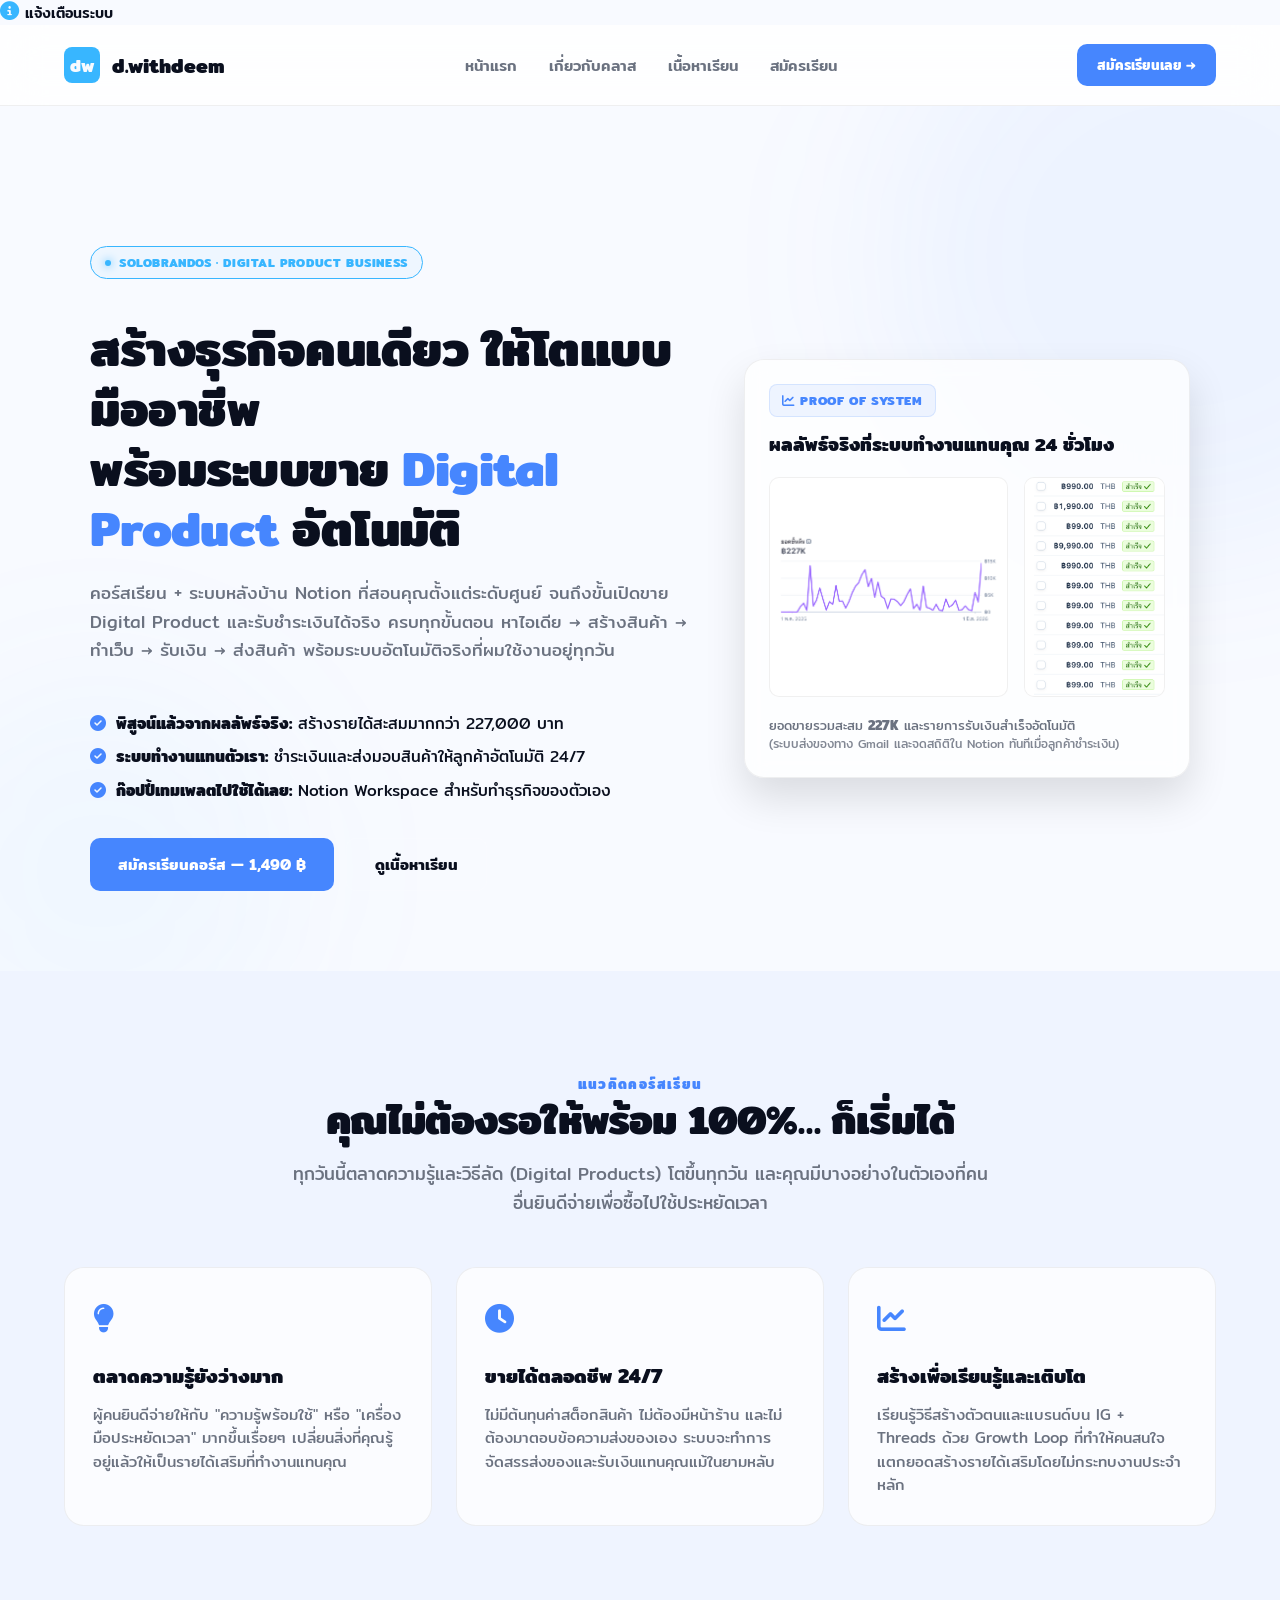
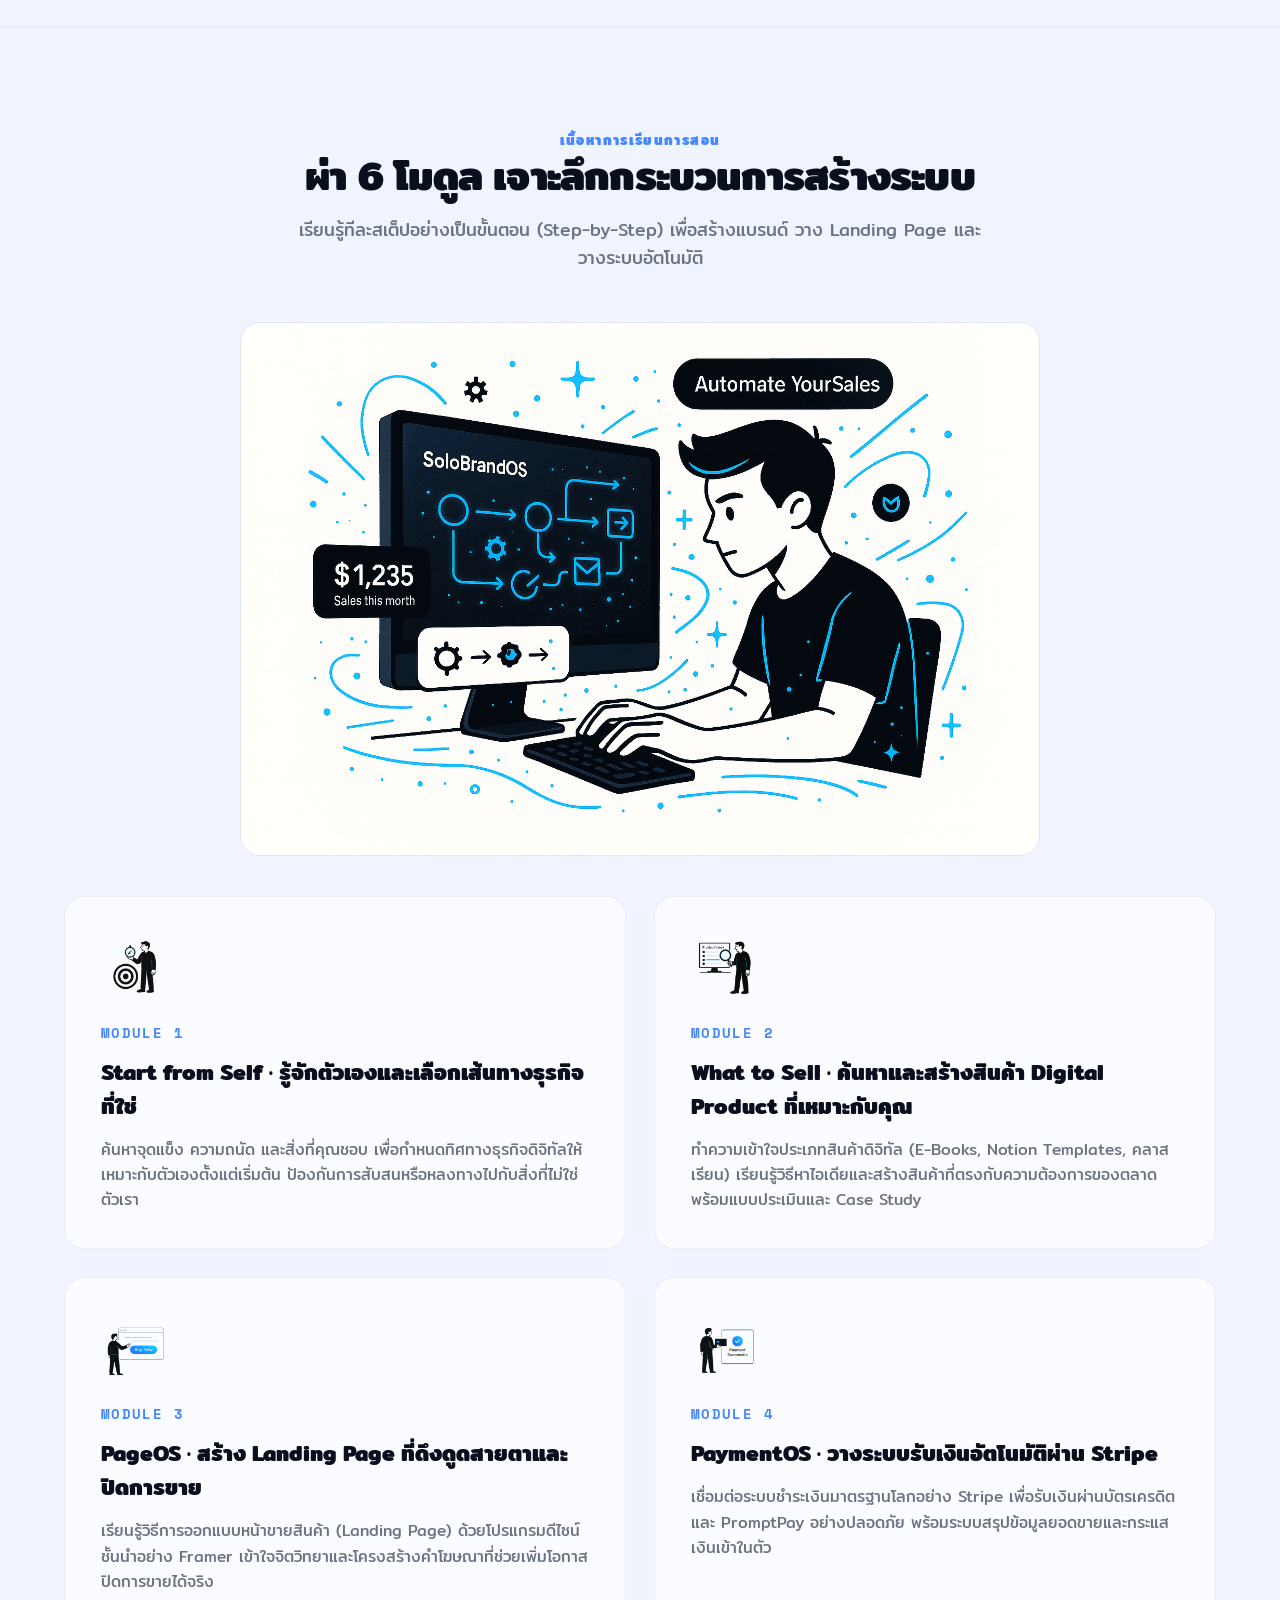
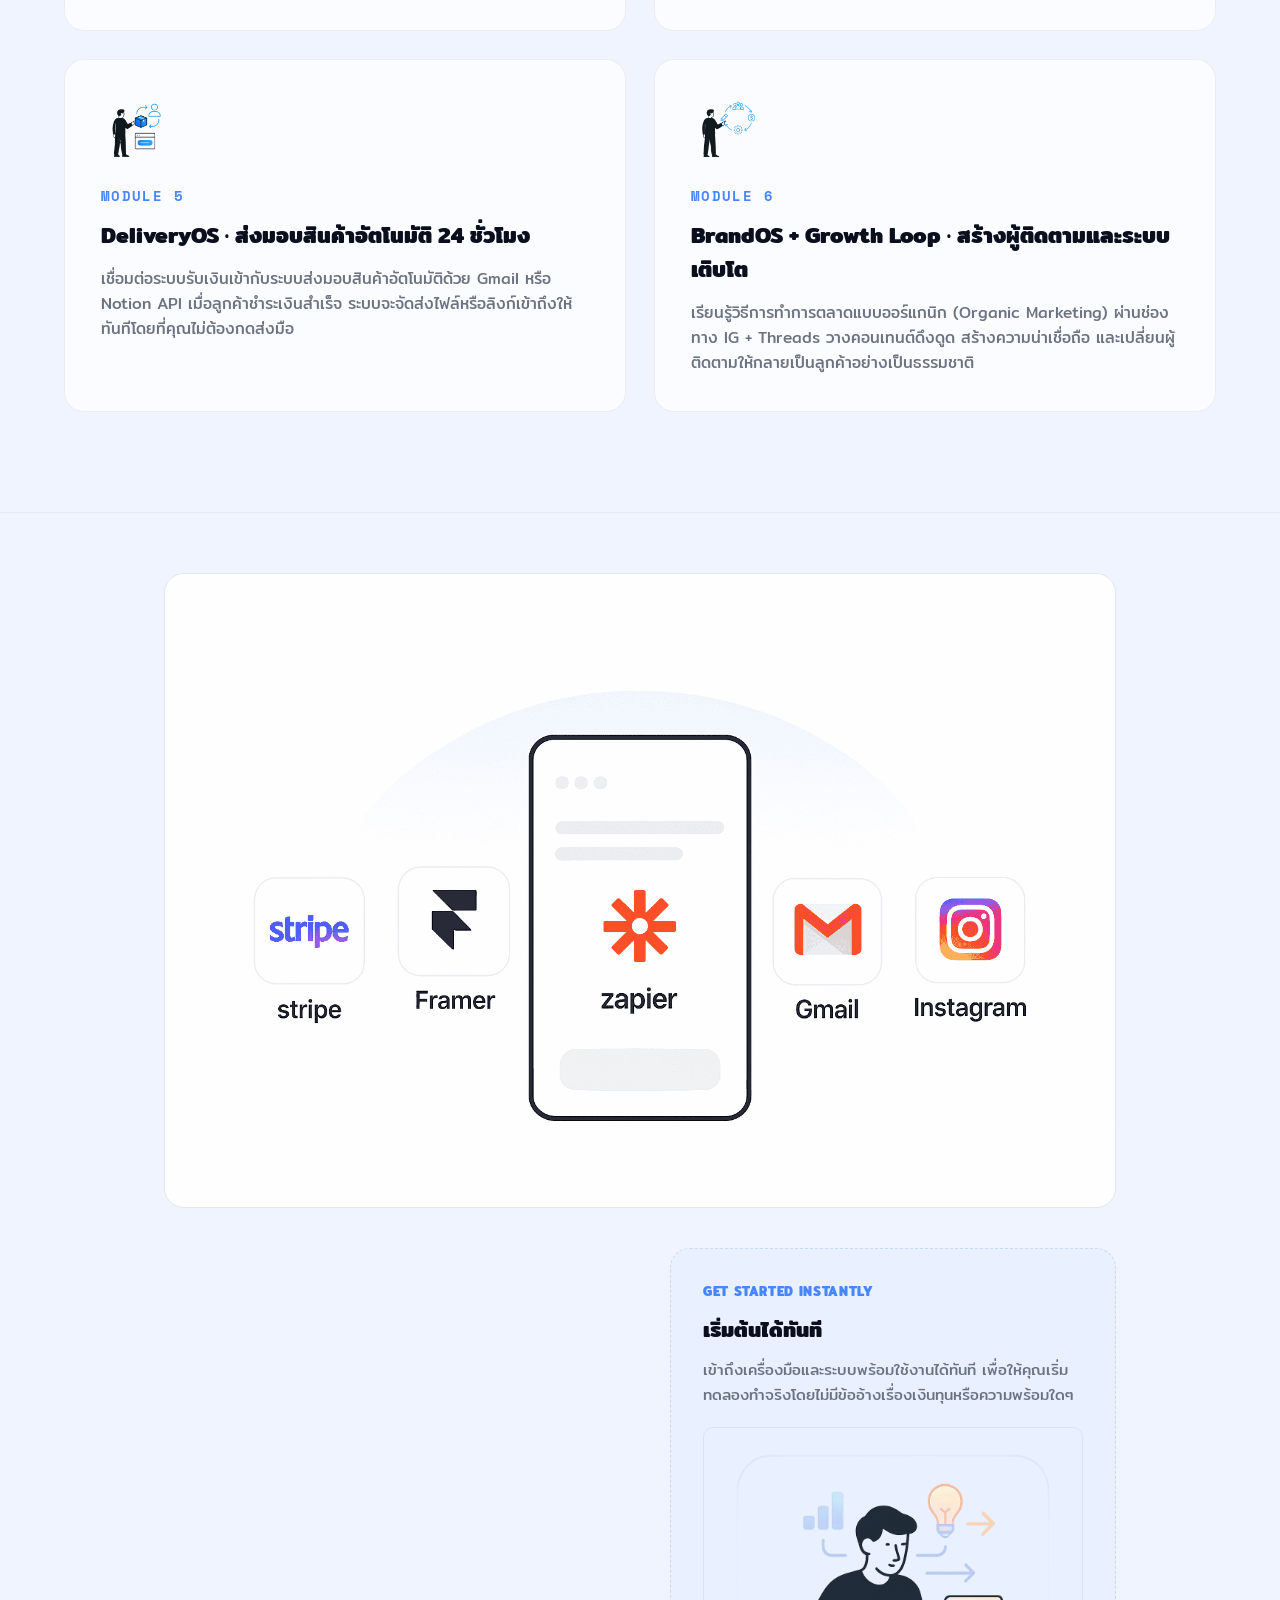
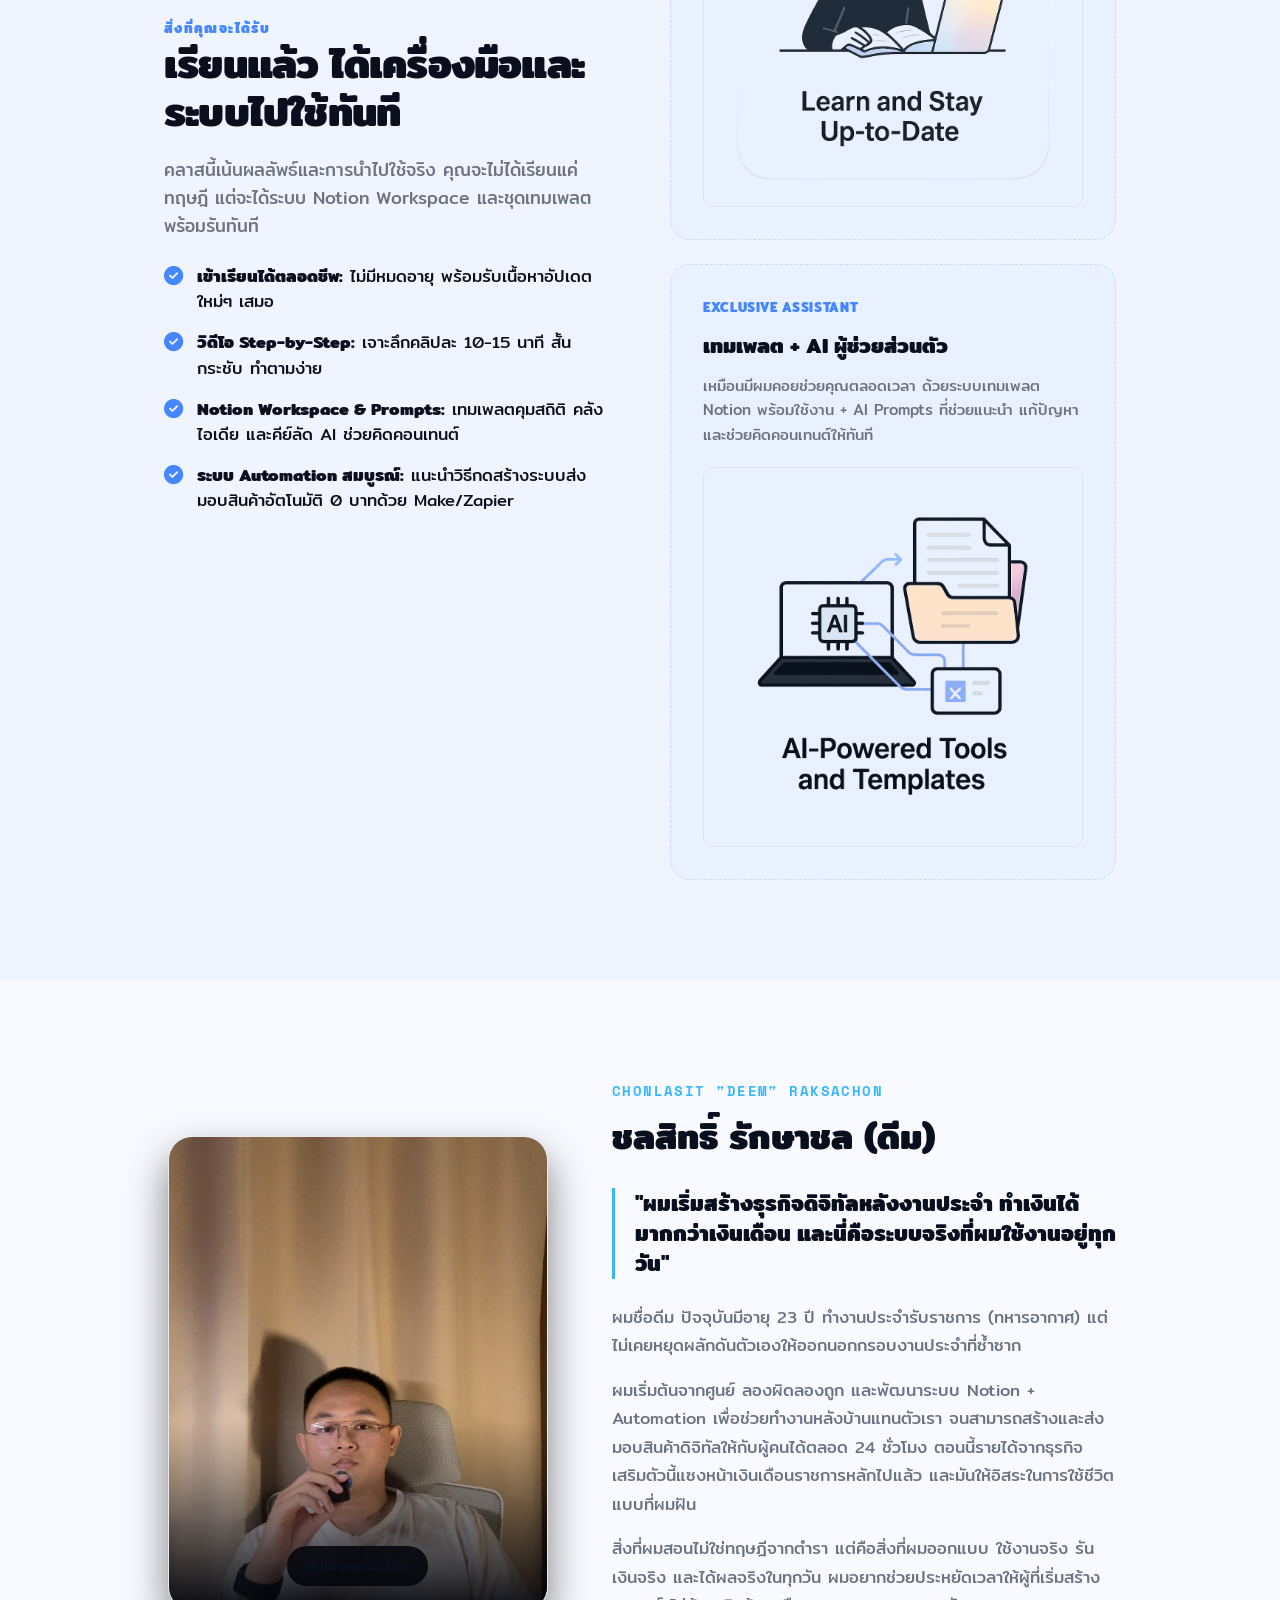
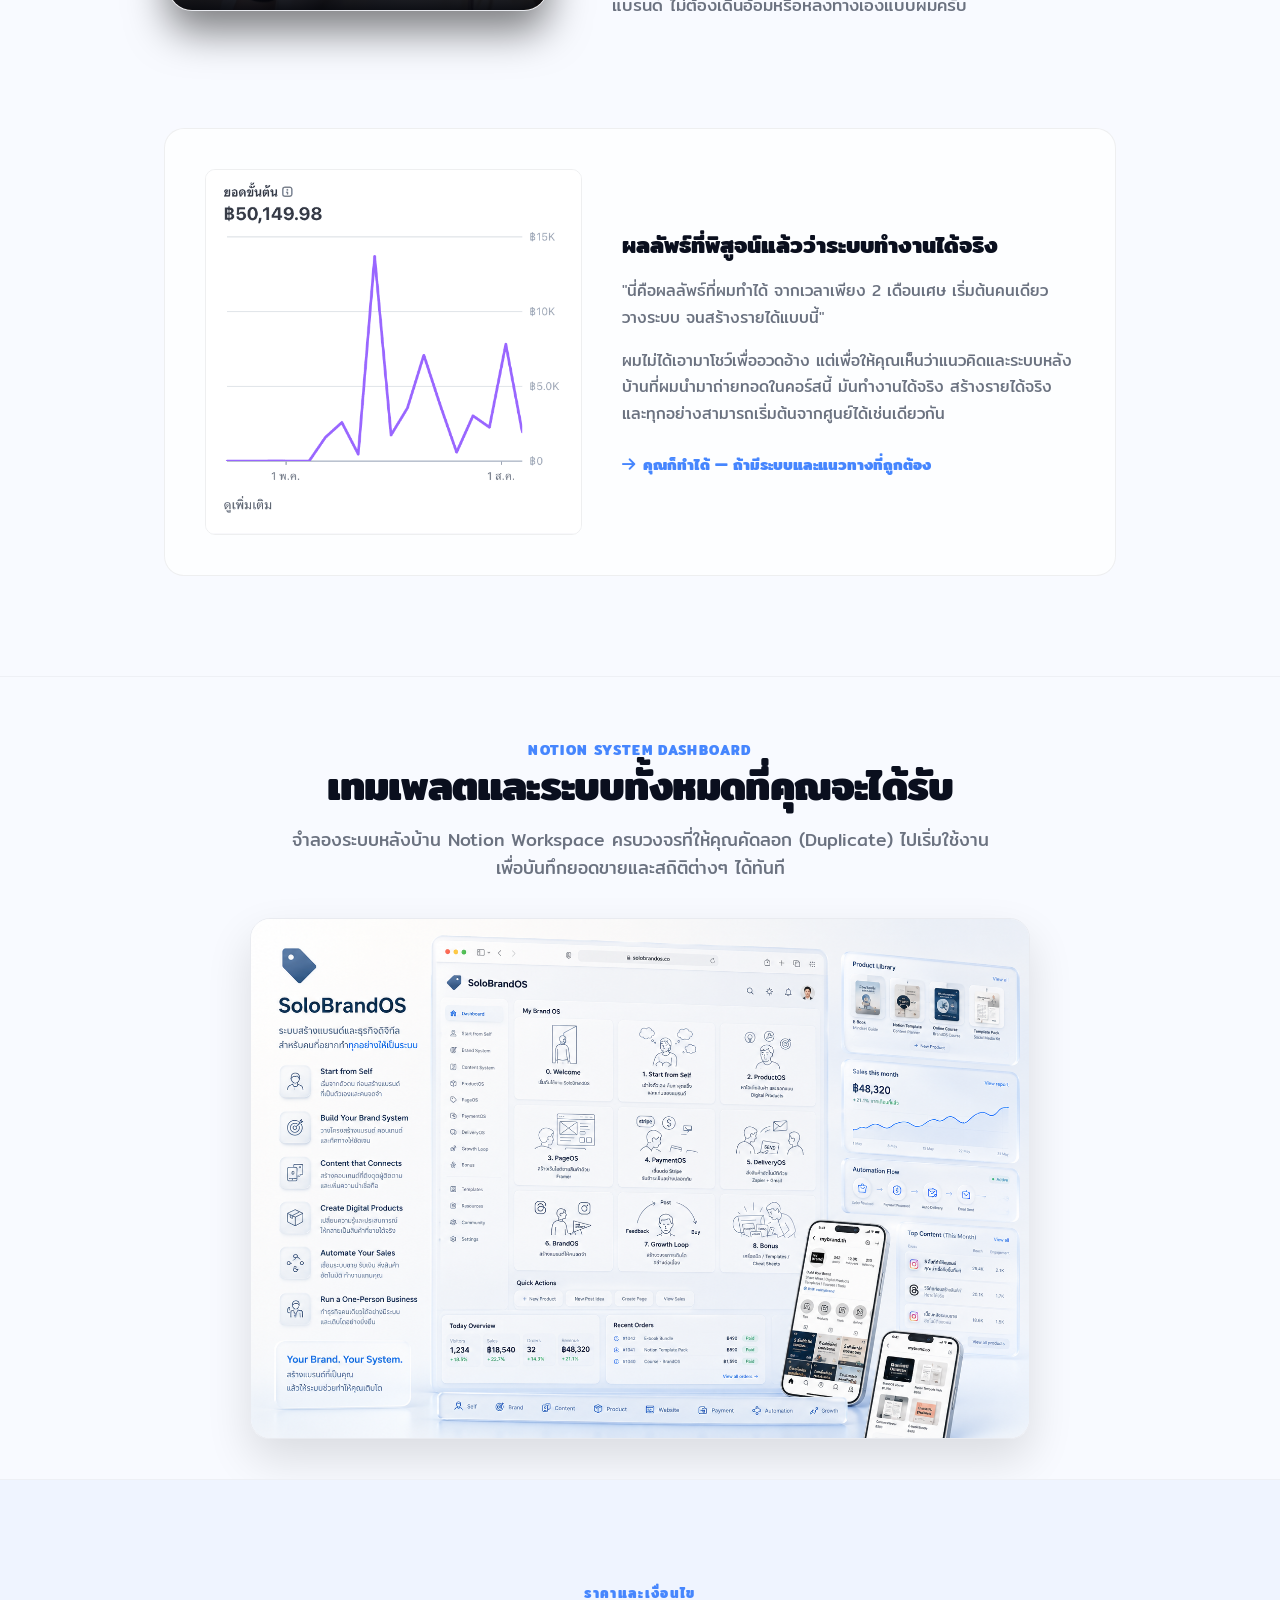
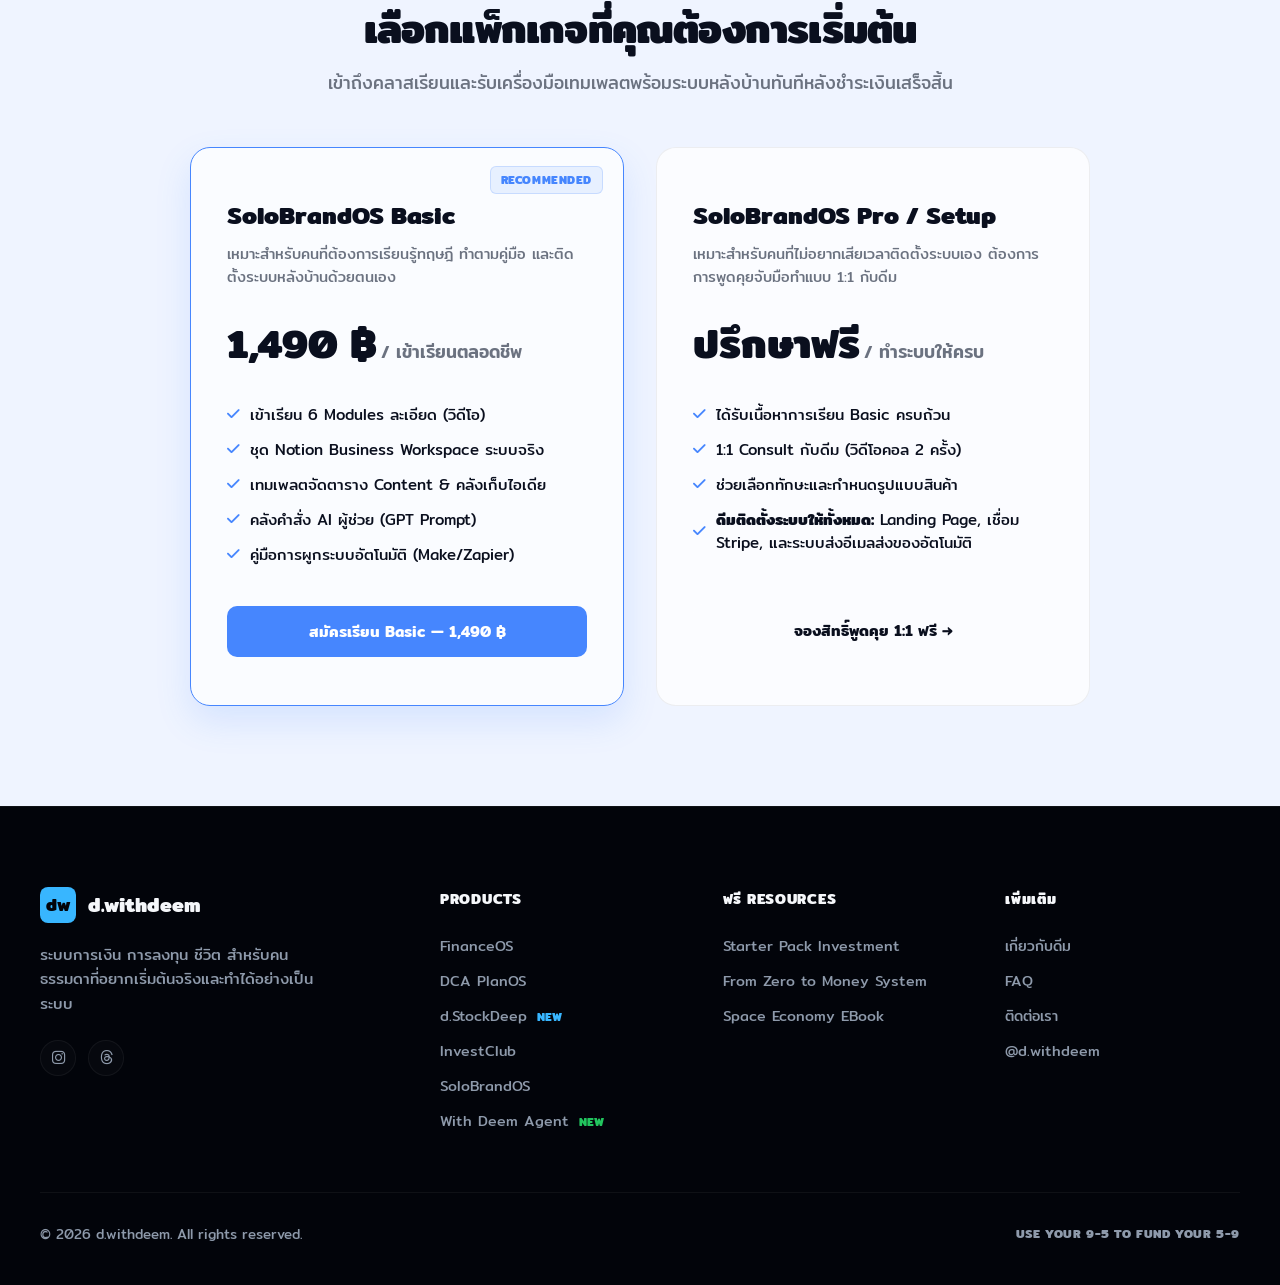
<file: solobrandos.html>
<!DOCTYPE html>
<html lang="th">
<head>
  <meta charset="UTF-8">
  <meta name="viewport" content="width=device-width, initial-scale=1.0">
  <meta http-equiv="X-UA-Compatible" content="ie=edge">
  
  <!-- SEO Meta Tags -->
  <title>SoloBrandOS | สร้างธุรกิจคนเดียว ให้โตแบบมืออาชีพพร้อมระบบขายอัตโนมัติ</title>
  <meta name="description" content="คอร์ส + เทมเพลตและระบบ Notion ที่สอนและเซ็ตอัปการสร้างรายได้เสริมจาก Digital Products ตั้งแต่ศูนย์จนเปิดร้านและขายอัตโนมัติได้จริง 24/7">
  
  <!-- Favicon -->
  <link rel="icon" type="image/png" sizes="32x32" href="data:image/svg+xml,<svg xmlns=%22http://www.w3.org/2000/svg%22 viewBox=%220 0 100 100%22><rect width=%22100%22 height=%22100%22 rx=%2220%22 fill=%22%2302040A%22/><rect x=%2220%22 y=%2220%22 width=%2260%22 height=%2260%22 rx=%228%22 fill=%22%2338B6FF%22/><text x=%2250%%22 y=%2255%%22 dominant-baseline=%22middle%22 text-anchor=%22middle%22 font-family=%22Syne,sans-serif%22 font-weight=%22800%22 font-size=%2232%22 fill=%22%2302040A%22>dw</text></svg>">

  <!-- Fonts: Google Fonts for Mitr -->
  <link rel="preconnect" href="https://fonts.googleapis.com">
  <link rel="preconnect" href="https://fonts.gstatic.com" crossorigin>
  <link href="https://fonts.googleapis.com/css2?family=Mitr:wght@300;400;500;600;700&family=Space+Mono:ital,wght@0,400;0,700;1,400&display=swap" rel="stylesheet">

  <!-- Icons CDN -->
  <link rel="stylesheet" href="https://cdnjs.cloudflare.com/ajax/libs/font-awesome/6.4.0/css/all.min.css">
  
  <!-- Core Stylesheet -->
  <meta name="color-scheme" content="light dark">
  <link rel="stylesheet" href="styles.css">

  <!-- Custom Override Styles for Product Landing Page -->
  <style>
    :root {
      --font-headings: 'Mitr', sans-serif;
      --font-body: 'Mitr', sans-serif;
      --accent-brand: #4686fe;
      --accent-brand-rgb: 70, 134, 254;
    }
    body {
      font-family: var(--font-body);
    }
    /* Hero section overrides */
    .product-hero {
      padding: 140px 24px 80px;
      position: relative;
    }
    .hero-two-cols {
      display: grid;
      grid-template-columns: 1.15fr 0.85fr;
      gap: 50px;
      align-items: center;
      max-width: 1100px;
      margin: 0 auto;
    }
    .hero-content {
      display: flex;
      flex-direction: column;
      align-items: flex-start;
      text-align: left;
    }
    .hero-visual {
      width: 100%;
      position: relative;
    }
    .proof-container {
      background: var(--bg-card);
      border: 1px solid var(--glass-border);
      border-radius: var(--border-radius-lg);
      padding: 24px;
      box-shadow: 0 20px 40px rgba(0, 0, 0, 0.12);
      display: flex;
      flex-direction: column;
      gap: 16px;
      width: 100%;
      backdrop-filter: blur(10px);
      -webkit-backdrop-filter: blur(10px);
    }
    .proof-tag {
      align-self: flex-start;
      background: rgba(var(--accent-brand-rgb), 0.08);
      color: var(--accent-brand);
      border: 1px solid rgba(var(--accent-brand-rgb), 0.15);
      font-family: var(--font-headings);
      font-size: 0.78rem;
      font-weight: 700;
      padding: 6px 12px;
      border-radius: 8px;
      letter-spacing: 0.05em;
      display: inline-flex;
      align-items: center;
      gap: 6px;
      text-transform: uppercase;
    }
    .proof-images {
      display: grid;
      grid-template-columns: 1.45fr 0.85fr;
      gap: 16px;
      align-items: stretch;
    }
    .proof-main-img-wrapper {
      border-radius: var(--border-radius-sm);
      border: 1px solid var(--glass-border);
      overflow: hidden;
      display: flex;
      align-items: center;
      background: #fff;
    }
    .proof-main-img {
      width: 100%;
      height: auto;
      display: block;
    }
    .proof-side-img-wrapper {
      border-radius: var(--border-radius-sm);
      border: 1px solid var(--glass-border);
      overflow: hidden;
      max-height: 220px;
      background: #fff;
    }
    .proof-side-img {
      width: 100%;
      height: 100%;
      object-fit: cover;
      object-position: top;
      display: block;
    }
    .proof-caption {
      font-size: 0.8rem;
      color: var(--text-muted);
      line-height: 1.4;
      margin-top: 4px;
    }
    .hero-bullets {
      margin: 24px 0;
      display: flex;
      flex-direction: column;
      gap: 12px;
      width: 100%;
    }
    .hero-bullet-item {
      display: flex;
      align-items: flex-start;
      gap: 10px;
      font-size: 0.98rem;
      color: var(--text-main);
      line-height: 1.4;
      text-align: left;
    }
    .hero-bullet-item i {
      color: var(--accent-brand);
      font-size: 1rem;
      margin-top: 2px;
    }

    @media (max-width: 991px) {
      .product-hero {
        padding: 100px 24px 60px;
      }
      .hero-two-cols {
        grid-template-columns: 1fr;
        gap: 40px;
      }
      .hero-content {
        align-items: center;
        text-align: center;
      }
      .hero-bullets {
        align-items: center;
      }
    }
    @media (max-width: 576px) {
      .proof-images {
        grid-template-columns: 1fr;
        gap: 12px;
      }
      .proof-side-img-wrapper {
        max-height: 180px;
      }
    }

    /* Key Perspectives / Bullet points */
    .perspectives-grid {
      display: grid;
      grid-template-columns: repeat(3, 1fr);
      gap: 24px;
      margin-top: 40px;
    }
    .perspective-card {
      padding: 28px;
      border-radius: var(--border-radius-lg);
      border: 1px solid var(--glass-border);
      background: var(--bg-card);
      box-shadow: var(--glass-shadow);
      text-align: left;
    }
    .perspective-icon {
      font-size: 1.8rem;
      color: var(--accent-brand);
      margin-bottom: 20px;
      display: inline-block;
    }
    .perspective-card h3 {
      font-family: var(--font-headings);
      font-size: 1.2rem;
      font-weight: 800;
      margin-bottom: 12px;
      color: var(--text-main);
    }
    .perspective-card p {
      font-size: 0.95rem;
      color: var(--text-muted);
      line-height: 1.55;
    }

    /* Course Modules Grid */
    .modules-section {
      background: var(--bg-alt);
      border-top: 1px solid var(--glass-border-subtle);
      border-bottom: 1px solid var(--glass-border-subtle);
    }
    .modules-grid {
      display: grid;
      grid-template-columns: repeat(2, 1fr);
      gap: 28px;
      margin-top: 40px;
    }
    .module-card {
      padding: 36px;
      border-radius: var(--border-radius-lg);
      border: 1px solid var(--glass-border);
      background: var(--bg-card);
      box-shadow: var(--glass-shadow);
      transition: var(--transition-smooth);
      position: relative;
    }
    .module-card:hover {
      transform: translateY(-4px);
      box-shadow: var(--glass-shadow-hover);
    }
    .module-num {
      font-family: var(--font-mono);
      font-size: 0.85rem;
      font-weight: 700;
      color: var(--accent-brand);
      letter-spacing: 0.1em;
      text-transform: uppercase;
      margin-bottom: 12px;
      display: block;
    }
    .module-title {
      font-family: var(--font-headings);
      font-size: 1.35rem;
      font-weight: 800;
      margin-bottom: 14px;
      color: var(--text-main);
    }
    .module-desc {
      font-size: 0.98rem;
      color: var(--text-muted);
      line-height: 1.6;
    }

    /* What you get section */
    .get-section {
      padding: 100px 24px;
      max-width: 1000px;
      margin: 0 auto;
      display: grid;
      grid-template-columns: 1fr 1fr;
      gap: 60px;
      align-items: center;
    }
    .get-list {
      display: flex;
      flex-direction: column;
      gap: 16px;
    }
    .get-item {
      display: flex;
      align-items: flex-start;
      gap: 14px;
      font-size: 1.05rem;
      line-height: 1.5;
    }
    .get-item i {
      color: var(--accent-green);
      font-size: 1.2rem;
      margin-top: 3px;
    }

    /* Pricing Section */
    .pricing-grid {
      display: grid;
      grid-template-columns: repeat(2, 1fr);
      gap: 32px;
      max-width: 900px;
      margin: 40px auto 0;
    }
    .price-card {
      padding: 48px 36px;
      border-radius: var(--border-radius-lg);
      border: 1px solid var(--glass-border);
      background: var(--bg-card);
      box-shadow: var(--glass-shadow);
      position: relative;
      display: flex;
      flex-direction: column;
      transition: var(--transition-smooth);
    }
    .price-card:hover {
      transform: translateY(-4px);
    }
    .price-card.featured {
      border-color: var(--accent-brand);
      box-shadow: 0 15px 35px rgba(var(--accent-brand-rgb), 0.15);
    }
    .price-card.featured::after {
      content: 'RECOMMENDED';
      position: absolute;
      top: 18px;
      right: 20px;
      background: rgba(var(--accent-brand-rgb), 0.1);
      color: var(--accent-brand);
      border: 1px solid rgba(var(--accent-brand-rgb), 0.2);
      font-size: 0.72rem;
      font-weight: 700;
      padding: 4px 10px;
      border-radius: 6px;
      letter-spacing: 0.05em;
    }
    .price-title {
      font-family: var(--font-headings);
      font-size: 1.5rem;
      font-weight: 800;
      margin-bottom: 8px;
      color: var(--text-main);
    }
    .price-desc {
      font-size: 0.92rem;
      color: var(--text-muted);
      margin-bottom: 24px;
    }
    .price-value {
      font-family: var(--font-headings);
      font-size: 2.5rem;
      font-weight: 800;
      color: var(--text-main);
      margin-bottom: 28px;
      display: flex;
      align-items: baseline;
      gap: 4px;
    }
    .price-value span {
      font-size: 1.1rem;
      font-weight: 500;
      color: var(--text-muted);
    }
    .price-features {
      display: flex;
      flex-direction: column;
      gap: 12px;
      margin-bottom: 40px;
      flex-grow: 1;
    }
    .price-feature-item {
      display: flex;
      align-items: center;
      gap: 10px;
      font-size: 0.95rem;
      color: var(--text-main);
    }
    .price-feature-item i {
      color: var(--accent-brand);
      font-size: 0.9rem;
    }

    /* Responsive style updates */
    @media (max-width: 991px) {
      .perspectives-grid {
        grid-template-columns: 1fr;
        gap: 16px;
      }
      .get-section {
        grid-template-columns: 1fr;
        gap: 40px;
        text-align: center;
      }
      .get-list {
        text-align: left;
      }
    }

    @media (max-width: 768px) {
      .modules-grid {
        grid-template-columns: 1fr;
        gap: 20px;
      }
      .pricing-grid {
        grid-template-columns: 1fr;
        gap: 24px;
      }
      .price-card {
        padding: 36px 24px;
      }
    }

    /* Earnings Card */
    .earnings-card {
      margin-top: 60px;
      padding: 40px;
      border-radius: var(--border-radius-lg);
      border: 1px solid var(--glass-border);
      background: var(--bg-card);
      box-shadow: var(--glass-shadow);
      display: grid;
      grid-template-columns: 1fr 1.2fr;
      gap: 40px;
      align-items: center;
      text-align: left;
    }
    @media (max-width: 768px) {
      .earnings-card {
        grid-template-columns: 1fr;
        gap: 24px;
        padding: 24px;
        text-align: center;
      }
    }
  </style>
</head>
<body>

  <!-- Toast Notification Wrapper -->
  <div id="toast" class="toast-notification">
    <i class="fa-solid fa-circle-info toast-icon"></i>
    <span id="toast-message" class="toast-message">แจ้งเตือนระบบ</span>
  </div>

  <!-- Header Navigation -->
  <header class="nav-wrapper">
    <div class="nav-container">
      <a href="index.html" class="logo-link">
        <div class="logo-mark">dw</div>
        <span class="logo-text">d.withdeem</span>
      </a>
      
      <nav class="nav-menu">
        <a href="index.html">หน้าแรก</a>
        <a href="#about-course">เกี่ยวกับคลาส</a>
        <a href="#modules">เนื้อหาเรียน</a>
        <a href="#pricing">สมัครเรียน</a>
      </nav>
      
      <div class="nav-cta">
        <a href="#pricing" class="btn btn-primary" style="background-color: var(--accent-brand); color: #fff;">สมัครเรียนเลย →</a>
      </div>

      <button class="burger-menu" aria-label="Toggle navigation">
        <span class="burger-line"></span>
        <span class="burger-line"></span>
        <span class="burger-line"></span>
      </button>
    </div>
  </header>

  <!-- 1. Hero Section -->
  <div class="section-wrapper bg-main">
    <div class="blob" style="width:600px;height:600px;background:rgba(var(--accent-brand-rgb),0.06);top:-150px;right:-200px;"></div>
    <div class="blob" style="width:400px;height:400px;background:rgba(56,182,255,0.04);bottom:-100px;left:-100px;"></div>
    <section class="product-hero">
      <div class="hero-two-cols">
        <!-- Hero Content (Left) -->
        <div class="hero-content reveal">
          <div class="hero-badge-wrap" style="margin-bottom: 20px;">
            <div class="eyebrow-badge blue">
              <span class="badge-dot"></span>
              SOLOBRANDOS &middot; DIGITAL PRODUCT BUSINESS
            </div>
          </div>
          
          <h1 style="font-family: var(--font-headings); font-size: clamp(2rem, 4vw, 3rem); font-weight: 800; line-height: 1.25; margin-bottom: 20px; letter-spacing: -0.01em;">
            สร้างธุรกิจคนเดียว ให้โตแบบมืออาชีพ<br>
            พร้อมระบบขาย <span style="color: var(--accent-brand);">Digital Product</span> อัตโนมัติ
          </h1>
          
          <p class="hero-subtitle" style="font-size: clamp(0.98rem, 1.8vw, 1.08rem); color: var(--text-muted); line-height: 1.65; margin-bottom: 24px;">
            คอร์สเรียน + ระบบหลังบ้าน Notion ที่สอนคุณตั้งแต่ระดับศูนย์ จนถึงขั้นเปิดขาย Digital Product และรับชำระเงินได้จริง ครบทุกขั้นตอน หาไอเดีย → สร้างสินค้า → ทำเว็บ → รับเงิน → ส่งสินค้า พร้อมระบบอัตโนมัติจริงที่ผมใช้งานอยู่ทุกวัน
          </p>

          <div class="hero-bullets">
            <div class="hero-bullet-item">
              <i class="fa-solid fa-circle-check"></i>
              <span><strong>พิสูจน์แล้วจากผลลัพธ์จริง:</strong> สร้างรายได้สะสมมากกว่า 227,000 บาท</span>
            </div>
            <div class="hero-bullet-item">
              <i class="fa-solid fa-circle-check"></i>
              <span><strong>ระบบทำงานแทนตัวเรา:</strong> ชำระเงินและส่งมอบสินค้าให้ลูกค้าอัตโนมัติ 24/7</span>
            </div>
            <div class="hero-bullet-item">
              <i class="fa-solid fa-circle-check"></i>
              <span><strong>ก๊อปปี้เทมเพลตไปใช้ได้เลย:</strong> Notion Workspace สำหรับทำธุรกิจของตัวเอง</span>
            </div>
          </div>
          
          <div style="display: flex; gap: 12px; flex-wrap: wrap; margin-top: 12px; width: 100%;">
            <a href="#pricing" class="btn btn-primary" style="padding: 14px 28px; font-weight: 600; border-radius: var(--border-radius-sm); background-color: var(--accent-brand); color: #fff;">สมัครเรียนคอร์ส — 1,490 ฿</a>
            <a href="#modules" class="btn btn-secondary" style="padding: 14px 28px; font-weight: 600; border-radius: var(--border-radius-sm);">ดูเนื้อหาเรียน</a>
          </div>
        </div>

        <!-- Hero Visual (Right - Proof Section) -->
        <div class="hero-visual reveal delay-1">
          <div class="proof-container">
            <div class="proof-tag">
              <i class="fa-solid fa-chart-line"></i> PROOF OF SYSTEM
            </div>
            <h3 style="font-family: var(--font-headings); font-size: 1.15rem; font-weight: 700; color: var(--text-main); margin-bottom: 4px; line-height: 1.3;">
              ผลลัพธ์จริงที่ระบบทำงานแทนคุณ 24 ชั่วโมง
            </h3>
            
            <div class="proof-images">
              <!-- Left: Stripe Graph -->
              <div class="proof-main-img-wrapper">
                <img src="re.png" alt="Stripe Gross Revenue Graph" class="proof-main-img">
              </div>
              <!-- Right: Stripe Sales List -->
              <div class="proof-side-img-wrapper">
                <img src="re2.png" alt="Stripe Transactions List" class="proof-side-img">
              </div>
            </div>
            
            <p class="proof-caption">
              ยอดขายรวมสะสม <strong>227K</strong> และรายการรับเงินสำเร็จอัตโนมัติ<br>
              <span style="font-size: 0.75rem; opacity: 0.85;">(ระบบส่งของทาง Gmail และจดสถิติใน Notion ทันทีเมื่อลูกค้าชำระเงิน)</span>
            </p>
          </div>
        </div>
      </div>
    </section>
  </div>

  <!-- 2. Perspectives Section (ความเชื่อ/มุมมอง) -->
  <div class="section-wrapper bg-alt" id="about-course">
    <section class="section">
      <div class="section-header">
        <span class="section-eyebrow" style="color: var(--accent-brand);">แนวคิดคอร์สเรียน</span>
        <h2 class="section-title">คุณไม่ต้องรอให้พร้อม 100%… ก็เริ่มได้</h2>
        <p class="section-subtitle">ทุกวันนี้ตลาดความรู้และวิธีลัด (Digital Products) โตขึ้นทุกวัน และคุณมีบางอย่างในตัวเองที่คนอื่นยินดีจ่ายเพื่อซื้อไปใช้ประหยัดเวลา</p>
      </div>

      <div class="perspectives-grid">
        <div class="perspective-card reveal delay-1">
          <span class="perspective-icon"><i class="fa-solid fa-lightbulb"></i></span>
          <h3>ตลาดความรู้ยังว่างมาก</h3>
          <p>ผู้คนยินดีจ่ายให้กับ "ความรู้พร้อมใช้" หรือ "เครื่องมือประหยัดเวลา" มากขึ้นเรื่อยๆ เปลี่ยนสิ่งที่คุณรู้อยู่แล้วให้เป็นรายได้เสริมที่ทำงานแทนคุณ</p>
        </div>

        <div class="perspective-card reveal delay-2">
          <span class="perspective-icon"><i class="fa-solid fa-clock"></i></span>
          <h3>ขายได้ตลอดชีพ 24/7</h3>
          <p>ไม่มีต้นทุนค่าสต็อกสินค้า ไม่ต้องมีหน้าร้าน และไม่ต้องมาตอบข้อความส่งของเอง ระบบจะทำการจัดสรรส่งของและรับเงินแทนคุณแม้ในยามหลับ</p>
        </div>

        <div class="perspective-card reveal delay-3">
          <span class="perspective-icon"><i class="fa-solid fa-chart-line"></i></span>
          <h3>สร้างเพื่อเรียนรู้และเติบโต</h3>
          <p>เรียนรู้วิธีสร้างตัวตนและแบรนด์บน IG + Threads ด้วย Growth Loop ที่ทำให้คนสนใจ แตกยอดสร้างรายได้เสริมโดยไม่กระทบงานประจำหลัก</p>
        </div>
      </div>
    </section>
  </div>

  <!-- 3. Course Modules Section -->
  <div class="section-wrapper bg-main modules-section" id="modules">
    <section class="section">
      <div class="section-header">
        <span class="section-eyebrow" style="color: var(--accent-brand);">เนื้อหาการเรียนการสอน</span>
        <h2 class="section-title">ผ่า 6 โมดูล เจาะลึกกระบวนการสร้างระบบ</h2>
        <p class="section-subtitle">เรียนรู้ทีละสเต็ปอย่างเป็นขั้นตอน (Step-by-Step) เพื่อสร้างแบรนด์ วาง Landing Page และวางระบบอัตโนมัติ</p>
      </div>

      <div class="reveal delay-1" style="max-width: 800px; margin: 0 auto 40px; border-radius: var(--border-radius-lg); overflow: hidden; border: 1px solid var(--glass-border); box-shadow: var(--glass-shadow);">
        <img src="img/Msr1nPQeH67dRNM7tq3SZX9EgrM.png" alt="Modules Overview Banner" style="width: 100%; height: auto; display: block;">
      </div>

      <div class="modules-grid">
        <!-- Module 1 -->
        <div class="module-card reveal delay-1" style="display: flex; flex-direction: column; align-items: flex-start;">
          <img src="img/Oq3wm1F5CZ5j223XVnjc6u7Bqs.png" alt="Module 1 icon" style="width: 70px; height: 70px; object-fit: contain; margin-bottom: 20px;">
          <span class="module-num">MODULE 1</span>
          <h3 class="module-title">Start from Self &middot; รู้จักตัวเองและเลือกเส้นทางธุรกิจที่ใช่</h3>
          <p class="module-desc">ค้นหาจุดแข็ง ความถนัด และสิ่งที่คุณชอบ เพื่อกำหนดทิศทางธุรกิจดิจิทัลให้เหมาะกับตัวเองตั้งแต่เริ่มต้น ป้องกันการสับสนหรือหลงทางไปกับสิ่งที่ไม่ใช่ตัวเรา</p>
        </div>

        <!-- Module 2 -->
        <div class="module-card reveal delay-2" style="display: flex; flex-direction: column; align-items: flex-start;">
          <img src="img/foj4bXUONFHygiJt3RZ0rZVeu8.png" alt="Module 2 icon" style="width: 70px; height: 70px; object-fit: contain; margin-bottom: 20px;">
          <span class="module-num">MODULE 2</span>
          <h3 class="module-title">What to Sell &middot; ค้นหาและสร้างสินค้า Digital Product ที่เหมาะกับคุณ</h3>
          <p class="module-desc">ทำความเข้าใจประเภทสินค้าดิจิทัล (E-Books, Notion Templates, คลาสเรียน) เรียนรู้วิธีหาไอเดียและสร้างสินค้าที่ตรงกับความต้องการของตลาด พร้อมแบบประเมินและ Case Study</p>
        </div>

        <!-- Module 3 -->
        <div class="module-card reveal delay-1" style="display: flex; flex-direction: column; align-items: flex-start;">
          <img src="img/xFN9oZkRrtFSucDTMRVzioXHcRU.png" alt="Module 3 icon" style="width: 70px; height: 70px; object-fit: contain; margin-bottom: 20px;">
          <span class="module-num">MODULE 3</span>
          <h3 class="module-title">PageOS &middot; สร้าง Landing Page ที่ดึงดูดสายตาและปิดการขาย</h3>
          <p class="module-desc">เรียนรู้วิธีการออกแบบหน้าขายสินค้า (Landing Page) ด้วยโปรแกรมดีไซน์ชั้นนำอย่าง Framer เข้าใจจิตวิทยาและโครงสร้างคำโฆษณาที่ช่วยเพิ่มโอกาสปิดการขายได้จริง</p>
        </div>

        <!-- Module 4 -->
        <div class="module-card reveal delay-2" style="display: flex; flex-direction: column; align-items: flex-start;">
          <img src="img/NFk8qQ0QZLGZ2ru8xwrypinb40.png" alt="Module 4 icon" style="width: 70px; height: 70px; object-fit: contain; margin-bottom: 20px;">
          <span class="module-num">MODULE 4</span>
          <h3 class="module-title">PaymentOS &middot; วางระบบรับเงินอัตโนมัติผ่าน Stripe</h3>
          <p class="module-desc">เชื่อมต่อระบบชำระเงินมาตรฐานโลกอย่าง Stripe เพื่อรับเงินผ่านบัตรเครดิตและ PromptPay อย่างปลอดภัย พร้อมระบบสรุปข้อมูลยอดขายและกระแสเงินเข้าในตัว</p>
        </div>

        <!-- Module 5 -->
        <div class="module-card reveal delay-1" style="display: flex; flex-direction: column; align-items: flex-start;">
          <img src="img/6tEce7TLv8rQWEPFEiIQUqGhEDs.png" alt="Module 5 icon" style="width: 70px; height: 70px; object-fit: contain; margin-bottom: 20px;">
          <span class="module-num">MODULE 5</span>
          <h3 class="module-title">DeliveryOS &middot; ส่งมอบสินค้าอัตโนมัติ 24 ชั่วโมง</h3>
          <p class="module-desc">เชื่อมต่อระบบรับเงินเข้ากับระบบส่งมอบสินค้าอัตโนมัติด้วย Gmail หรือ Notion API เมื่อลูกค้าชำระเงินสำเร็จ ระบบจะจัดส่งไฟล์หรือลิงก์เข้าถึงให้ทันทีโดยที่คุณไม่ต้องกดส่งมือ</p>
        </div>

        <!-- Module 6 -->
        <div class="module-card reveal delay-2" style="display: flex; flex-direction: column; align-items: flex-start;">
          <img src="img/LQymuulHEuwqiYuvZmCrthGZDc.png" alt="Module 6 icon" style="width: 70px; height: 70px; object-fit: contain; margin-bottom: 20px;">
          <span class="module-num">MODULE 6</span>
          <h3 class="module-title">BrandOS + Growth Loop &middot; สร้างผู้ติดตามและระบบเติบโต</h3>
          <p class="module-desc">เรียนรู้วิธีการทำการตลาดแบบออร์แกนิก (Organic Marketing) ผ่านช่องทาง IG + Threads วางคอนเทนต์ดึงดูด สร้างความน่าเชื่อถือ และเปลี่ยนผู้ติดตามให้กลายเป็นลูกค้าอย่างเป็นธรรมชาติ</p>
        </div>
      </div>
    </section>
  </div>

  <!-- 4. What You'll Get Section -->
  <div class="section-wrapper bg-alt">
    <section class="section" style="max-width: 1000px; padding: 60px 24px 20px; text-align: center; margin: 0 auto;">
      <div class="reveal delay-1" style="border-radius: var(--border-radius-lg); overflow: hidden; border: 1px solid var(--glass-border); box-shadow: var(--glass-shadow);">
        <img src="img/NSFskaUnTDD0tldIyoFif2P8RcU.png" alt="What You'll Get Banner" style="width: 100%; height: auto; display: block;">
      </div>
    </section>
    
    <section class="get-section" style="padding-top: 20px;">
      <div class="reveal delay-1">
        <span class="section-eyebrow" style="color: var(--accent-brand);">สิ่งที่คุณจะได้รับ</span>
        <h2 class="section-title" style="text-align: left; margin-bottom: 20px;">เรียนแล้ว ได้เครื่องมือและระบบไปใช้ทันที</h2>
        <p class="section-subtitle" style="text-align: left; margin-bottom: 24px;">คลาสนี้เน้นผลลัพธ์และการนำไปใช้จริง คุณจะไม่ได้เรียนแค่ทฤษฎี แต่จะได้ระบบ Notion Workspace และชุดเทมเพลตพร้อมรันทันที</p>
        
        <div class="get-list">
          <div class="get-item">
            <i class="fa-solid fa-circle-check" style="color: var(--accent-brand);"></i>
            <span><strong>เข้าเรียนได้ตลอดชีพ:</strong> ไม่มีหมดอายุ พร้อมรับเนื้อหาอัปเดตใหม่ๆ เสมอ</span>
          </div>
          <div class="get-item">
            <i class="fa-solid fa-circle-check" style="color: var(--accent-brand);"></i>
            <span><strong>วิดีโอ Step-by-Step:</strong> เจาะลึกคลิปละ 10-15 นาที สั้น กระชับ ทำตามง่าย</span>
          </div>
          <div class="get-item">
            <i class="fa-solid fa-circle-check" style="color: var(--accent-brand);"></i>
            <span><strong>Notion Workspace & Prompts:</strong> เทมเพลตคุมสถิติ คลังไอเดีย และคีย์ลัด AI ช่วยคิดคอนเทนต์</span>
          </div>
          <div class="get-item">
            <i class="fa-solid fa-circle-check" style="color: var(--accent-brand);"></i>
            <span><strong>ระบบ Automation สมบูรณ์:</strong> แนะนำวิธีกดสร้างระบบส่งมอบสินค้าอัตโนมัติ 0 บาทด้วย Make/Zapier</span>
          </div>
        </div>
      </div>

      <div class="reveal delay-2" style="display: flex; flex-direction: column; gap: 24px;">
        <!-- Highlight Card 1: เริ่มต้นได้ทันที -->
        <div style="background: rgba(var(--accent-brand-rgb), 0.03); border: 1px dashed rgba(var(--accent-brand-rgb), 0.2); border-radius: var(--border-radius-lg); padding: 32px; text-align: left; position: relative; overflow: hidden;">
          <span style="font-family: var(--font-headings); font-weight: 700; color: var(--accent-brand); text-transform: uppercase; font-size: 0.8rem; letter-spacing: 0.05em; display: block; margin-bottom: 12px;">GET STARTED INSTANTLY</span>
          <h3 style="font-family: var(--font-headings); font-size: 1.3rem; font-weight: 800; margin-bottom: 12px; color: var(--text-main);">เริ่มต้นได้ทันที</h3>
          <p style="font-size: 0.95rem; color: var(--text-muted); line-height: 1.6; margin-bottom: 20px;">
            เข้าถึงเครื่องมือและระบบพร้อมใช้งานได้ทันที เพื่อให้คุณเริ่มทดลองทำจริงโดยไม่มีข้ออ้างเรื่องเงินทุนหรือความพร้อมใดๆ
          </p>
          <div style="border-radius: var(--border-radius-sm); overflow: hidden; border: 1px solid var(--glass-border); box-shadow: var(--glass-shadow);">
            <img src="img/bjdFf8ncRVKNHmi6YcM6R56Pzz4.png" alt="เริ่มต้นได้ทันที" style="width: 100%; height: auto; display: block;">
          </div>
        </div>

        <!-- Highlight Card 2: เทมเพลต + AI ผู้ช่วยส่วนตัว -->
        <div style="background: rgba(var(--accent-brand-rgb), 0.03); border: 1px dashed rgba(var(--accent-brand-rgb), 0.2); border-radius: var(--border-radius-lg); padding: 32px; text-align: left; position: relative; overflow: hidden;">
          <span style="font-family: var(--font-headings); font-weight: 700; color: var(--accent-brand); text-transform: uppercase; font-size: 0.8rem; letter-spacing: 0.05em; display: block; margin-bottom: 12px;">EXCLUSIVE ASSISTANT</span>
          <h3 style="font-family: var(--font-headings); font-size: 1.3rem; font-weight: 800; margin-bottom: 12px; color: var(--text-main);">เทมเพลต + AI ผู้ช่วยส่วนตัว</h3>
          <p style="font-size: 0.95rem; color: var(--text-muted); line-height: 1.6; margin-bottom: 20px;">
            เหมือนมีผมคอยช่วยคุณตลอดเวลา ด้วยระบบเทมเพลต Notion พร้อมใช้งาน + AI Prompts ที่ช่วยแนะนำ แก้ปัญหา และช่วยคิดคอนเทนต์ให้ทันที
          </p>
          <div style="border-radius: var(--border-radius-sm); overflow: hidden; border: 1px solid var(--glass-border); box-shadow: var(--glass-shadow);">
            <img src="img/qLEIBHm1Zs40ARuxrFy0tID32wU.png" alt="เทมเพลต + AI ผู้ช่วยส่วนตัว" style="width: 100%; height: auto; display: block;">
          </div>
        </div>
      </div>
    </section>
  </div>

  <!-- 5. Instructor Section (Deem's story) -->
  <div class="section-wrapper bg-main">
    <section class="section" id="instructor" style="max-width: 1000px; margin: 0 auto;">
      <div class="about-grid">
        <div class="about-left reveal delay-1">
          <div class="about-image-container">
            <div class="about-image-gradient"></div>
            <img src="img/4yClx3cCPK6iJD5zou3LwRhvo.jpg" alt="ชลสิทธิ์ รักษาชล (ดีม)" style="width: 100%; height: 100%; object-fit: cover;">
            <div class="about-photo-badge">ผู้เขียนคอร์สเรียน</div>
          </div>
        </div>
        
        <div class="about-right reveal delay-2">
          <span class="about-name-mono">CHONLASIT "DEEM" RAKSACHON</span>
          <h2 class="about-name">ชลสิทธิ์ รักษาชล (ดีม)</h2>
          
          <div class="about-quote-container">
            <blockquote class="about-quote">
              "ผมเริ่มสร้างธุรกิจดิจิทัลหลังงานประจำ ทำเงินได้มากกว่าเงินเดือน และนี่คือระบบจริงที่ผมใช้งานอยู่ทุกวัน"
            </blockquote>
          </div>

          <div class="about-bio">
            <p>ผมชื่อดีม ปัจจุบันมีอายุ 23 ปี ทำงานประจำรับราชการ (ทหารอากาศ) แต่ไม่เคยหยุดผลักดันตัวเองให้ออกนอกกรอบงานประจำที่ซ้ำซาก</p>
            <p>ผมเริ่มต้นจากศูนย์ ลองผิดลองถูก และพัฒนาระบบ Notion + Automation เพื่อช่วยทำงานหลังบ้านแทนตัวเรา จนสามารถสร้างและส่งมอบสินค้าดิจิทัลให้กับผู้คนได้ตลอด 24 ชั่วโมง ตอนนี้รายได้จากธุรกิจเสริมตัวนี้แซงหน้าเงินเดือนราชการหลักไปแล้ว และมันให้อิสระในการใช้ชีวิตแบบที่ผมฝัน</p>
            <p>สิ่งที่ผมสอนไม่ใช่ทฤษฎีจากตำรา แต่คือสิ่งที่ผมออกแบบ ใช้งานจริง รันเงินจริง และได้ผลจริงในทุกวัน ผมอยากช่วยประหยัดเวลาให้ผู้ที่เริ่มสร้างแบรนด์ ไม่ต้องเดินอ้อมหรือหลงทางเองแบบผมครับ</p>
          </div>
        </div>
      </div>

      <!-- Earnings Results Block -->
      <div class="earnings-card reveal delay-2">
        <div style="border-radius: var(--border-radius-sm); overflow: hidden; border: 1px solid var(--glass-border); box-shadow: var(--glass-shadow);">
          <img src="img/a7SoAdTMrykSRNl2gY8Ih9t2Rx4.png" alt="ผลลัพธ์รายได้หลักหมื่นต่อเดือน" style="width: 100%; height: auto; display: block;">
        </div>
        <div>
          <h3 style="font-family: var(--font-headings); font-size: 1.4rem; font-weight: 800; margin-bottom: 16px; color: var(--text-main);">ผลลัพธ์ที่พิสูจน์แล้วว่าระบบทำงานได้จริง</h3>
          <p style="font-size: 0.98rem; color: var(--text-muted); line-height: 1.7; margin-bottom: 16px;">
            "นี่คือผลลัพธ์ที่ผมทำได้ จากเวลาเพียง 2 เดือนเศษ เริ่มต้นคนเดียว วางระบบ จนสร้างรายได้แบบนี้"
          </p>
          <p style="font-size: 0.98rem; color: var(--text-muted); line-height: 1.7; margin-bottom: 24px;">
            ผมไม่ได้เอามาโชว์เพื่ออวดอ้าง แต่เพื่อให้คุณเห็นว่าแนวคิดและระบบหลังบ้านที่ผมนำมาถ่ายทอดในคอร์สนี้ มันทำงานได้จริง สร้างรายได้จริง และทุกอย่างสามารถเริ่มต้นจากศูนย์ได้เช่นเดียวกัน
          </p>
          <span style="font-family: var(--font-headings); font-weight: 700; color: var(--accent-brand); font-size: 0.95rem; display: inline-flex; align-items: center; gap: 8px;">
            <i class="fa-solid fa-arrow-right"></i> คุณก็ทำได้ — ถ้ามีระบบและแนวทางที่ถูกต้อง
          </span>
        </div>
      </div>
    </section>
  </div>

  <!-- Notion Mockup Showcase -->
  <div class="section-wrapper bg-main" style="border-top: 1px solid var(--glass-border-subtle); border-bottom: 1px solid var(--glass-border-subtle);">
    <section class="section" style="max-width: 1000px; padding: 60px 24px 40px; text-align: center; margin: 0 auto;">
      <div class="section-header" style="margin-bottom: 36px;">
        <span class="section-eyebrow" style="color: var(--accent-brand);">Notion System Dashboard</span>
        <h2 class="section-title">เทมเพลตและระบบทั้งหมดที่คุณจะได้รับ</h2>
        <p class="section-subtitle">จำลองระบบหลังบ้าน Notion Workspace ครบวงจรที่ให้คุณคัดลอก (Duplicate) ไปเริ่มใช้งานเพื่อบันทึกยอดขายและสถิติต่างๆ ได้ทันที</p>
      </div>
      <div class="reveal delay-1" style="max-width: 780px; margin: 0 auto; border-radius: var(--border-radius-lg); overflow: hidden; border: 1px solid var(--glass-border); box-shadow: 0 20px 45px rgba(0,0,0,0.12);">
        <img src="img/SoloBrandOS.png" alt="SoloBrandOS Notion Dashboard" style="width: 100%; height: auto; display: block;">
      </div>
    </section>
  </div>

  <!-- 6. Pricing Plans (สมัครเรียน) -->
  <div class="section-wrapper bg-alt" id="pricing">
    <section class="section">
      <div class="section-header">
        <span class="section-eyebrow" style="color: var(--accent-brand);">ราคาและเงื่อนไข</span>
        <h2 class="section-title">เลือกแพ็กเกจที่คุณต้องการเริ่มต้น</h2>
        <p class="section-subtitle">เข้าถึงคลาสเรียนและรับเครื่องมือเทมเพลตพร้อมระบบหลังบ้านทันทีหลังชำระเงินเสร็จสิ้น</p>
      </div>

      <div class="pricing-grid">
        <!-- Basic Plan -->
        <div class="price-card featured reveal delay-1">
          <h3 class="price-title">SoloBrandOS Basic</h3>
          <p class="price-desc">เหมาะสำหรับคนที่ต้องการเรียนรู้ทฤษฎี ทำตามคู่มือ และติดตั้งระบบหลังบ้านด้วยตนเอง</p>
          
          <div class="price-value">
            1,490 ฿ <span>/ เข้าเรียนตลอดชีพ</span>
          </div>
          
          <div class="price-features">
            <div class="price-feature-item">
              <i class="fa-solid fa-check"></i>
              <span>เข้าเรียน 6 Modules ละเอียด (วิดีโอ)</span>
            </div>
            <div class="price-feature-item">
              <i class="fa-solid fa-check"></i>
              <span>ชุด Notion Business Workspace ระบบจริง</span>
            </div>
            <div class="price-feature-item">
              <i class="fa-solid fa-check"></i>
              <span>เทมเพลตจัดตาราง Content & คลังเก็บไอเดีย</span>
            </div>
            <div class="price-feature-item">
              <i class="fa-solid fa-check"></i>
              <span>คลังคำสั่ง AI ผู้ช่วย (GPT Prompt)</span>
            </div>
            <div class="price-feature-item">
              <i class="fa-solid fa-check"></i>
              <span>คู่มือการผูกระบบอัตโนมัติ (Make/Zapier)</span>
            </div>
          </div>
          
          <a href="https://buy.stripe.com/aFabIU1fm29g5Toaa9cfK0c" target="_blank" rel="noopener noreferrer" class="btn btn-primary" style="background-color: var(--accent-brand); color: #fff; border-radius: var(--border-radius-sm);">สมัครเรียน Basic — 1,490 ฿</a>
        </div>

        <!-- Pro Plan (Done-For-You) -->
        <div class="price-card reveal delay-2">
          <h3 class="price-title">SoloBrandOS Pro / Setup</h3>
          <p class="price-desc">เหมาะสำหรับคนที่ไม่อยากเสียเวลาติดตั้งระบบเอง ต้องการการพูดคุยจับมือทำแบบ 1:1 กับดีม</p>
          
          <div class="price-value">
            ปรึกษาฟรี <span>/ ทำระบบให้ครบ</span>
          </div>
          
          <div class="price-features">
            <div class="price-feature-item">
              <i class="fa-solid fa-check"></i>
              <span>ได้รับเนื้อหาการเรียน Basic ครบถ้วน</span>
            </div>
            <div class="price-feature-item">
              <i class="fa-solid fa-check"></i>
              <span>1:1 Consult กับดีม (วิดีโอคอล 2 ครั้ง)</span>
            </div>
            <div class="price-feature-item">
              <i class="fa-solid fa-check"></i>
              <span>ช่วยเลือกทักษะและกำหนดรูปแบบสินค้า</span>
            </div>
            <div class="price-feature-item">
              <i class="fa-solid fa-check"></i>
              <span><strong>ดีมติดตั้งระบบให้ทั้งหมด:</strong> Landing Page, เชื่อม Stripe, และระบบส่งอีเมลส่งของอัตโนมัติ</span>
            </div>
          </div>
          
          <a href="https://instagram.com/d.withdeem" target="_blank" rel="noopener noreferrer" class="btn btn-secondary" style="border-radius: var(--border-radius-sm);">จองสิทธิ์พูดคุย 1:1 ฟรี →</a>
        </div>
      </div>
    </section>
  </div>

  <!-- Footer -->
  <footer class="footer-wrapper" style="background-color: #02040A; color-scheme: dark;">
    <div class="footer-container">
      <div class="footer-grid">
        
        <!-- Col 1 -->
        <div class="footer-brand">
          <a href="index.html" class="logo-link">
            <div class="logo-mark">dw</div>
            <span class="logo-text">d.withdeem</span>
          </a>
          <p class="footer-tagline">ระบบการเงิน การลงทุน ชีวิต สำหรับคนธรรมดาที่อยากเริ่มต้นจริงและทำได้อย่างเป็นระบบ</p>
          <div class="footer-socials">
            <a href="https://instagram.com/d.withdeem" target="_blank" rel="noopener noreferrer" class="footer-social-icon" aria-label="Instagram">
              <i class="fa-brands fa-instagram"></i>
            </a>
            <a href="https://threads.net/@d.withdeem" target="_blank" rel="noopener noreferrer" class="footer-social-icon" aria-label="Threads">
              <i class="fa-brands fa-threads"></i>
            </a>
          </div>
        </div>

        <!-- Col 2 -->
        <div>
          <h3 class="footer-col-title">Products</h3>
          <div class="footer-links">
            <a href="https://financeos-dwithdeem.framer.website/" target="_blank" rel="noopener noreferrer">FinanceOS</a>
            <a href="https://buy.stripe.com/6oUeV69LS9BIepU0zzcfK05" target="_blank" rel="noopener noreferrer">DCA PlanOS</a>
            <a href="stock-deep.html">d.StockDeep <span style="font-size: 0.72rem; color: var(--accent-blue); font-weight: bold; margin-left: 4px;">NEW</span></a>
            <a href="index.html#invest">InvestClub</a>
            <a href="#pricing">SoloBrandOS</a>
            <a href="dream-agent.html">With Deem Agent <span style="font-size: 0.72rem; color: var(--accent-green); font-weight: bold; margin-left: 4px;">NEW</span></a>
          </div>
        </div>

        <!-- Col 3 -->
        <div>
          <h3 class="footer-col-title">ฟรี Resources</h3>
          <div class="footer-links">
            <a href="https://dwithdeem.notion.site/Starter-Pack-Investment-3354f77e50b4800fa34cd7acacb17ff8" target="_blank" rel="noopener noreferrer">Starter Pack Investment</a>
            <a href="https://dwithdeem.notion.site/From-Zero-to-Money-System-3254f77e50b4806a99b4dd9221785604" target="_blank" rel="noopener noreferrer">From Zero to Money System</a>
            <a href="https://dwithdeem.notion.site/Space-Economy-Stocks-E-Book-The-Complete-Guide-2026-2248286daa514d4ab9e8f9d57efa8f4c" target="_blank" rel="noopener noreferrer">Space Economy EBook</a>
          </div>
        </div>

        <!-- Col 4 -->
        <div>
          <h3 class="footer-col-title">เพิ่มเติม</h3>
          <div class="footer-links">
            <a href="index.html#about">เกี่ยวกับดีม</a>
            <a href="index.html#faq">FAQ</a>
            <a href="https://instagram.com/d.withdeem" target="_blank" rel="noopener noreferrer">ติดต่อเรา</a>
            <a href="https://instagram.com/d.withdeem" target="_blank" rel="noopener noreferrer">@d.withdeem</a>
          </div>
        </div>

      </div>

      <div class="footer-bottom">
        <p class="footer-copyright">&copy; 2026 d.withdeem. All rights reserved.</p>
        <span class="footer-motto">USE YOUR 9-5 TO FUND YOUR 5-9</span>
      </div>
    </div>
  </footer>

  <!-- Scripts -->
  <script src="app.js"></script>
</body>
</html>
</file>
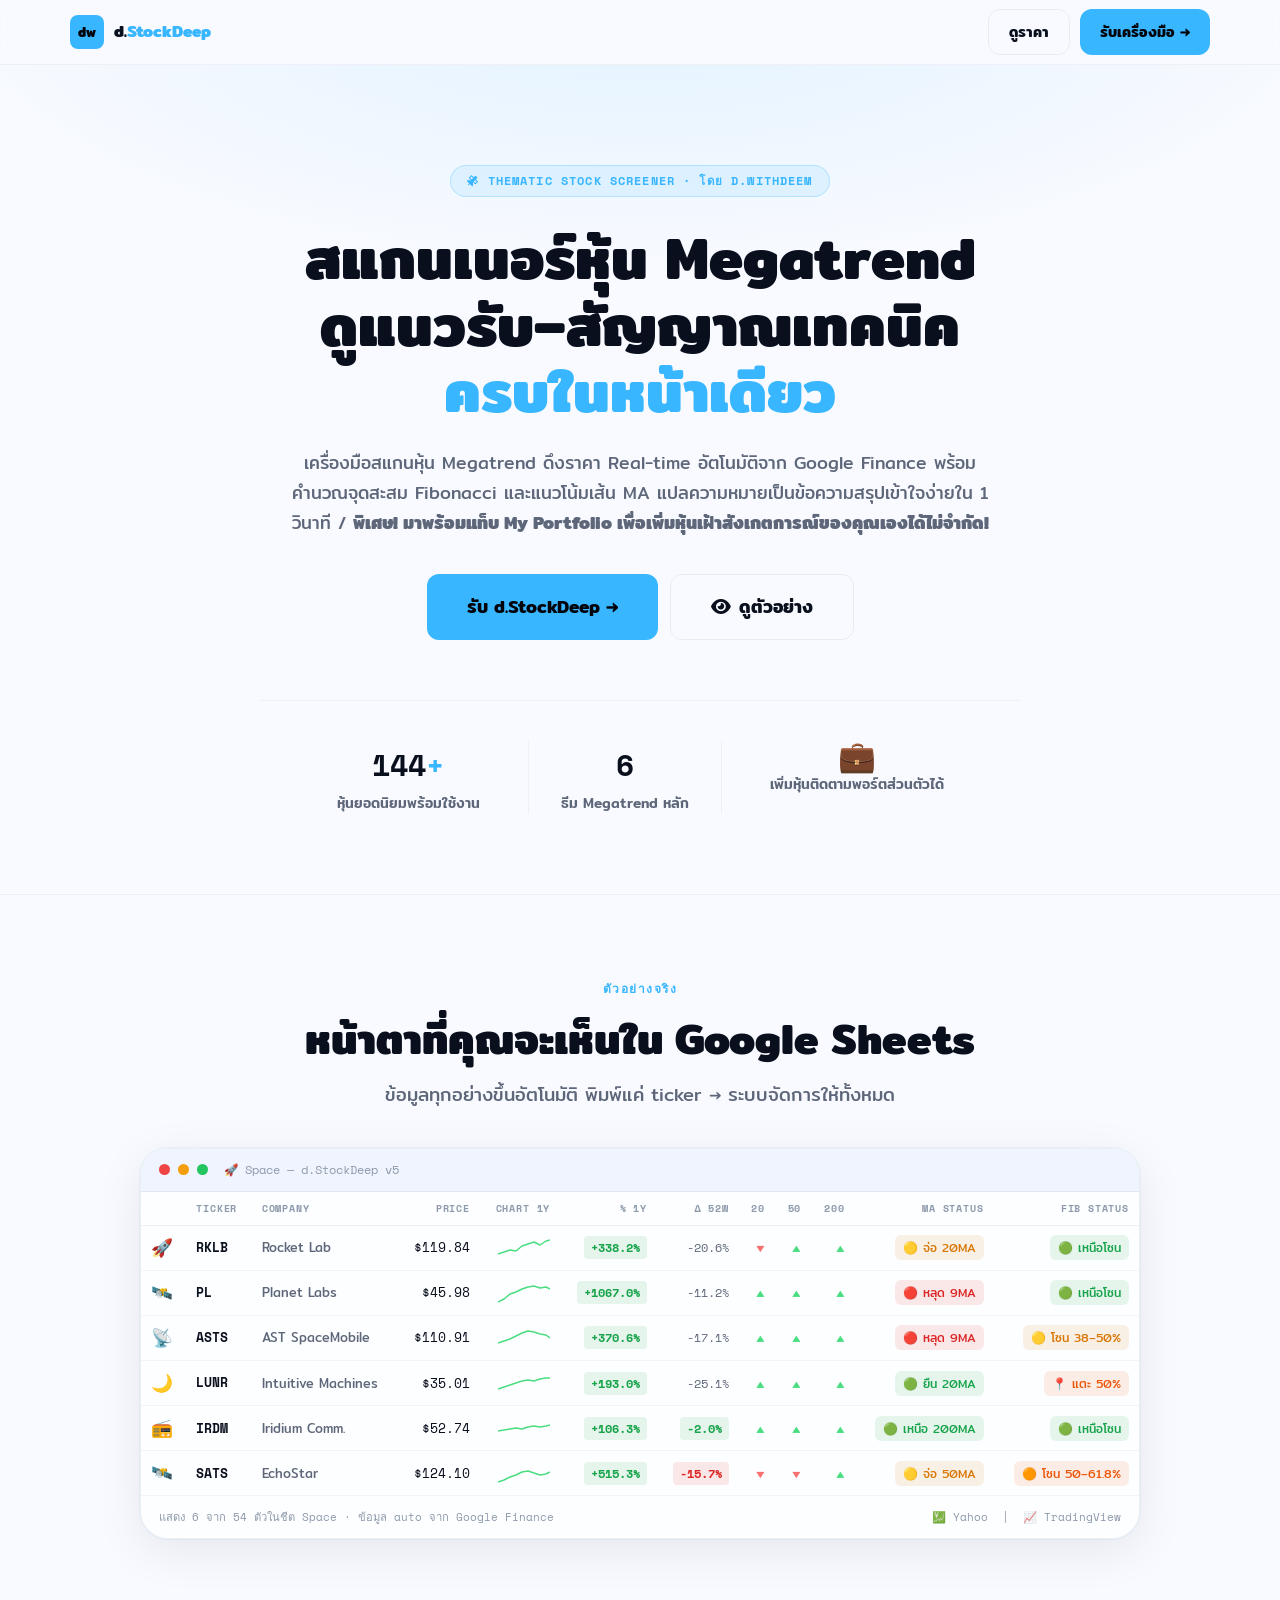
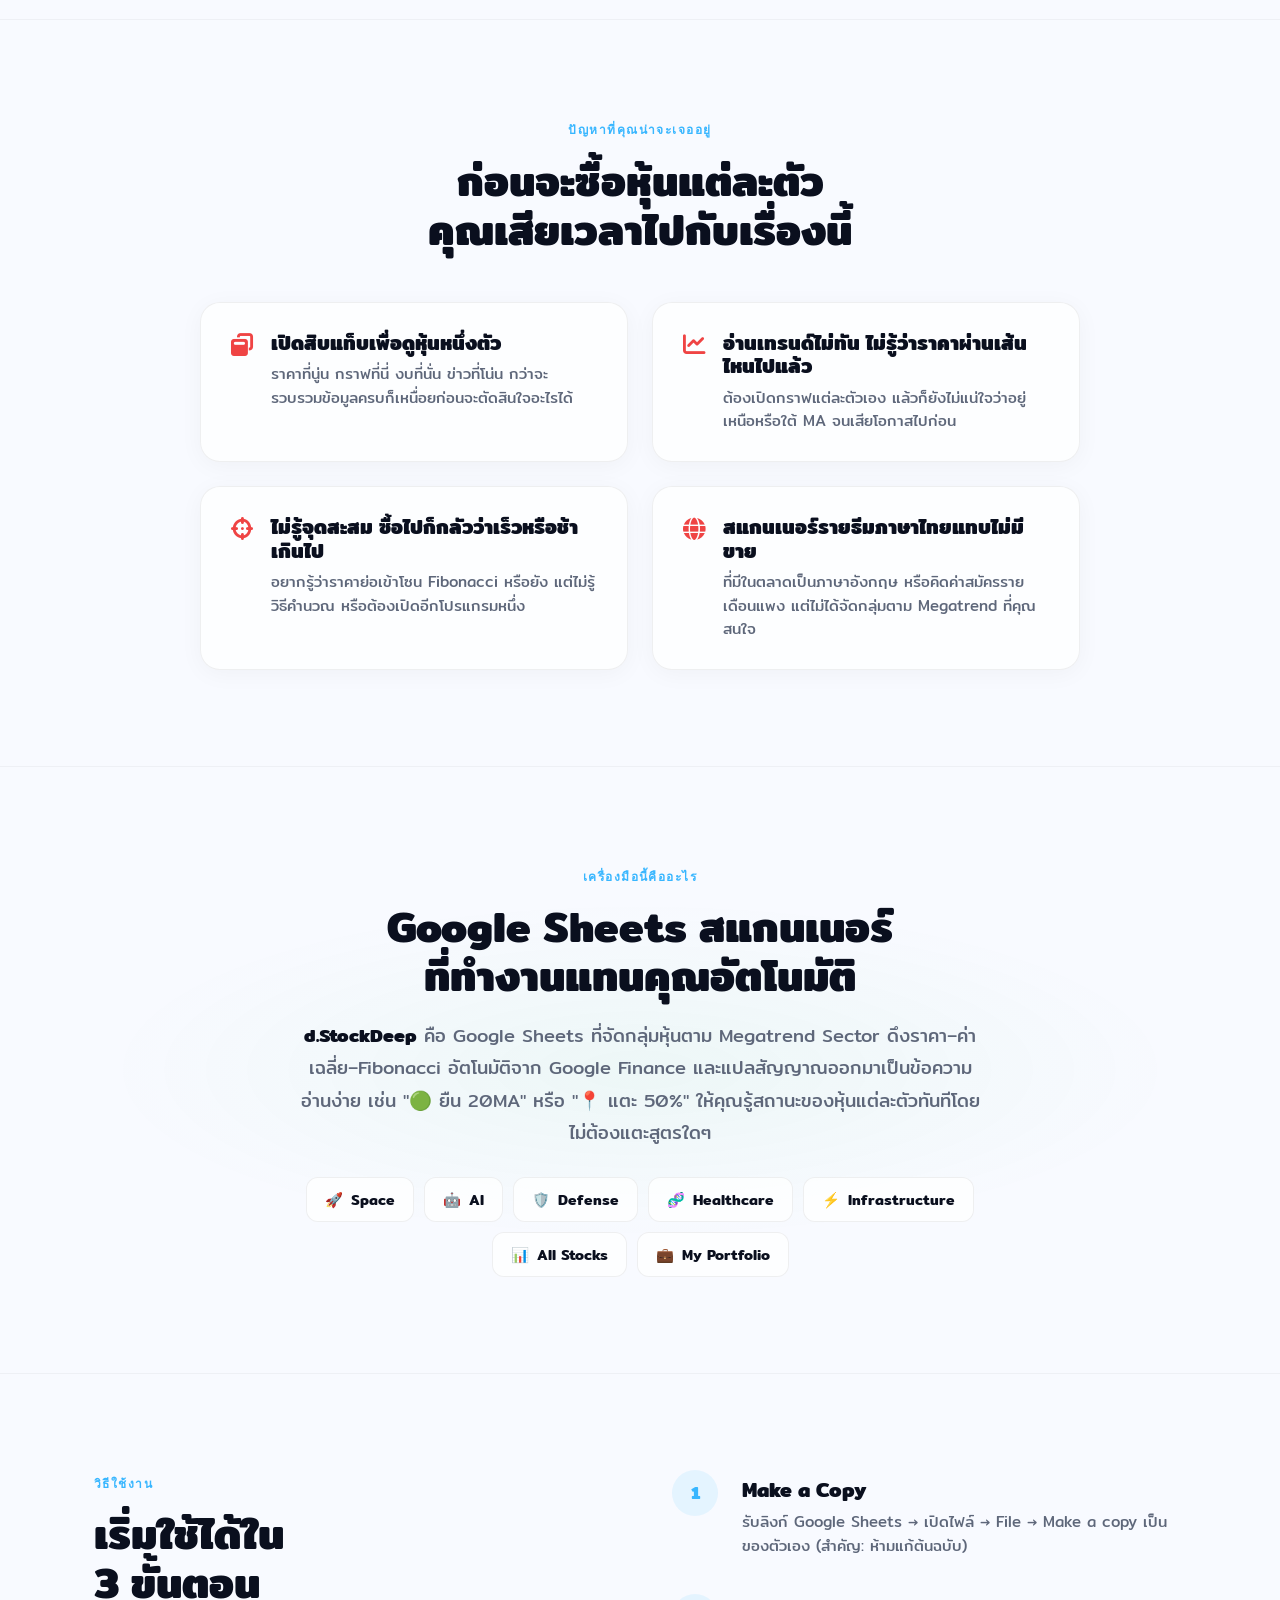
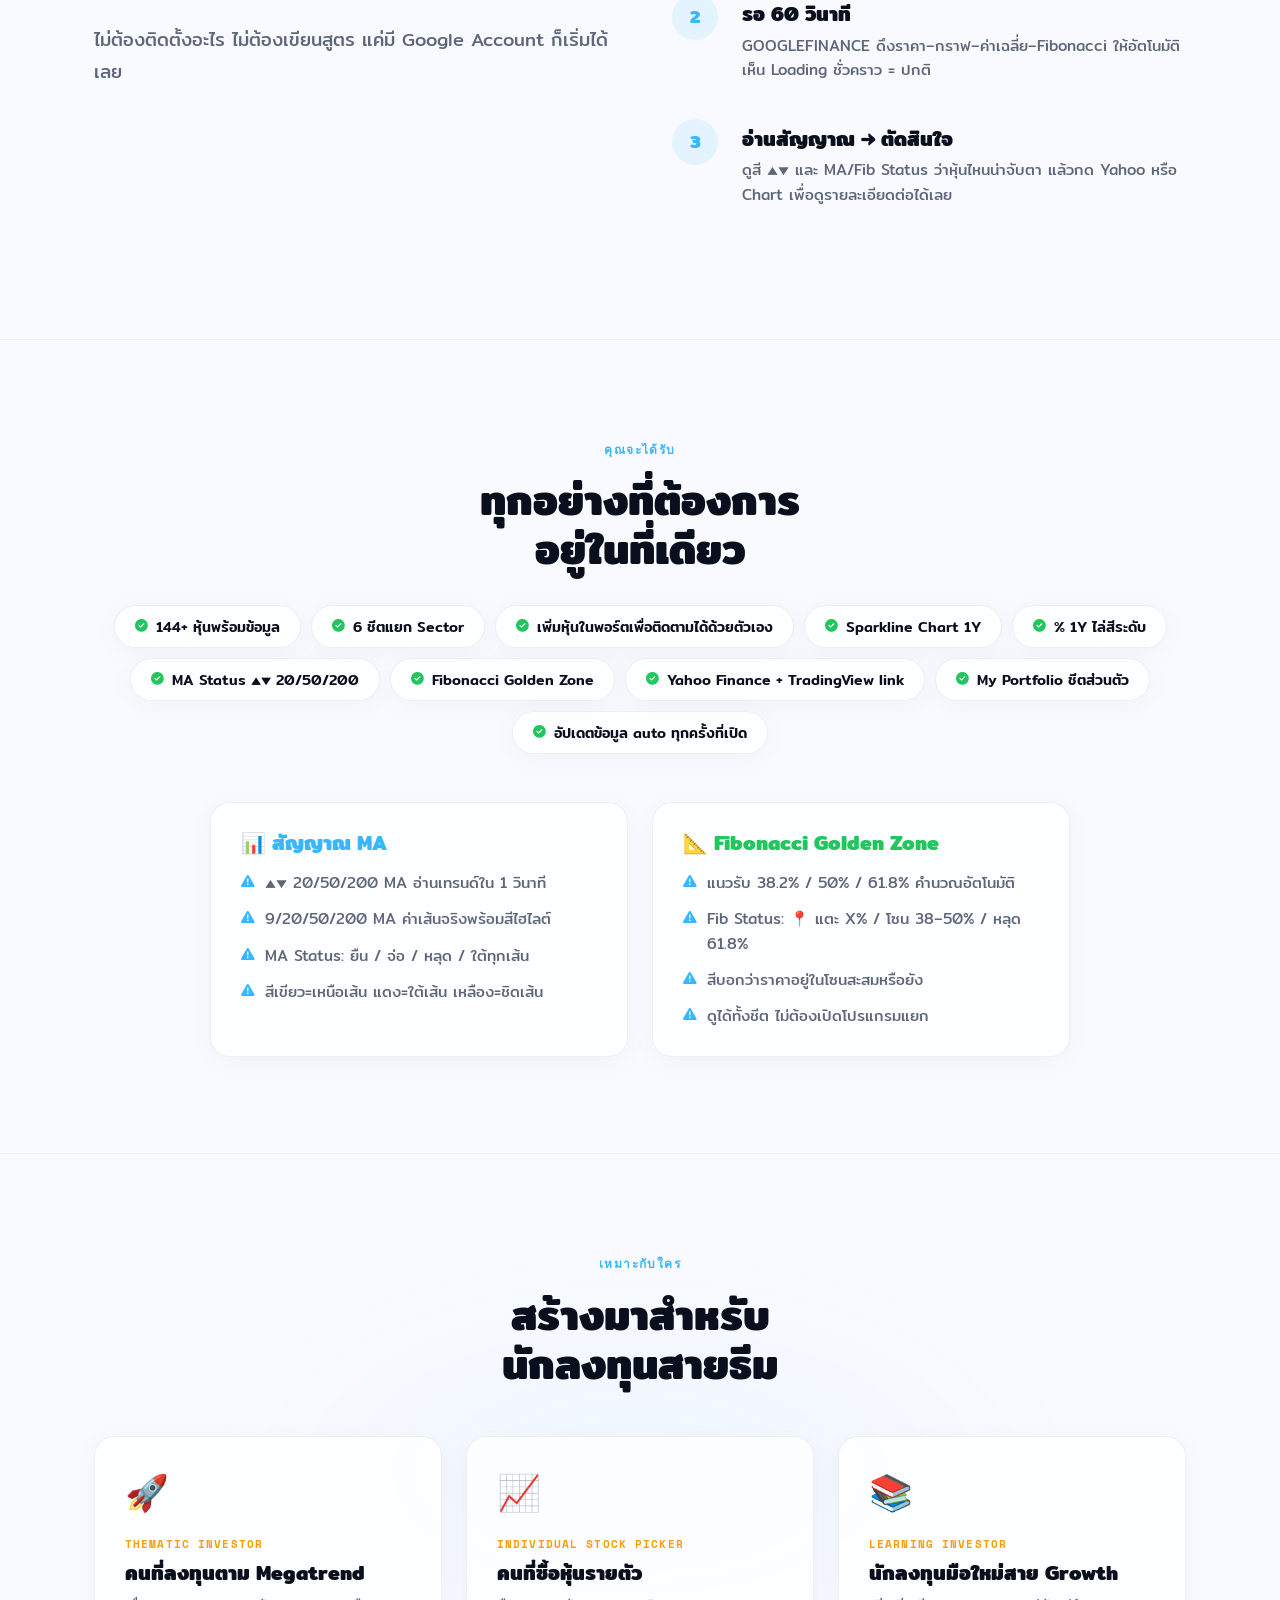
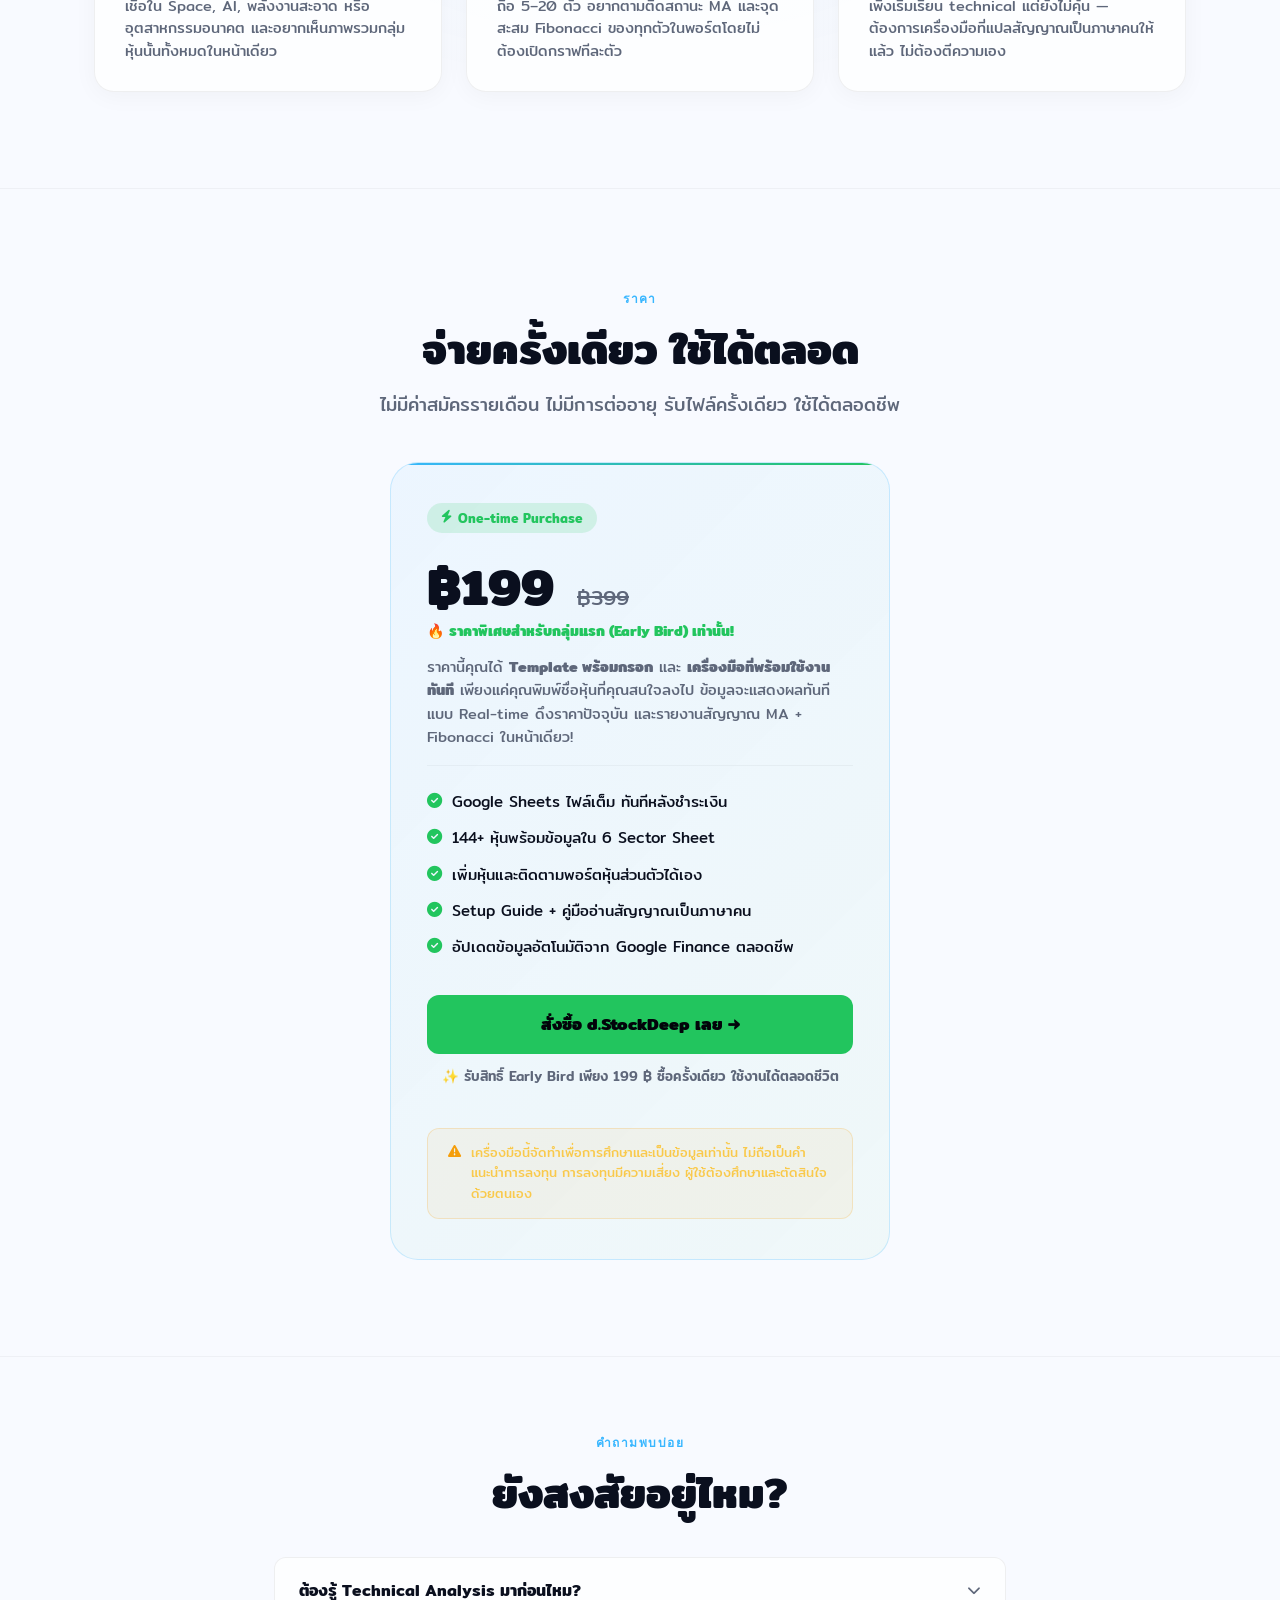
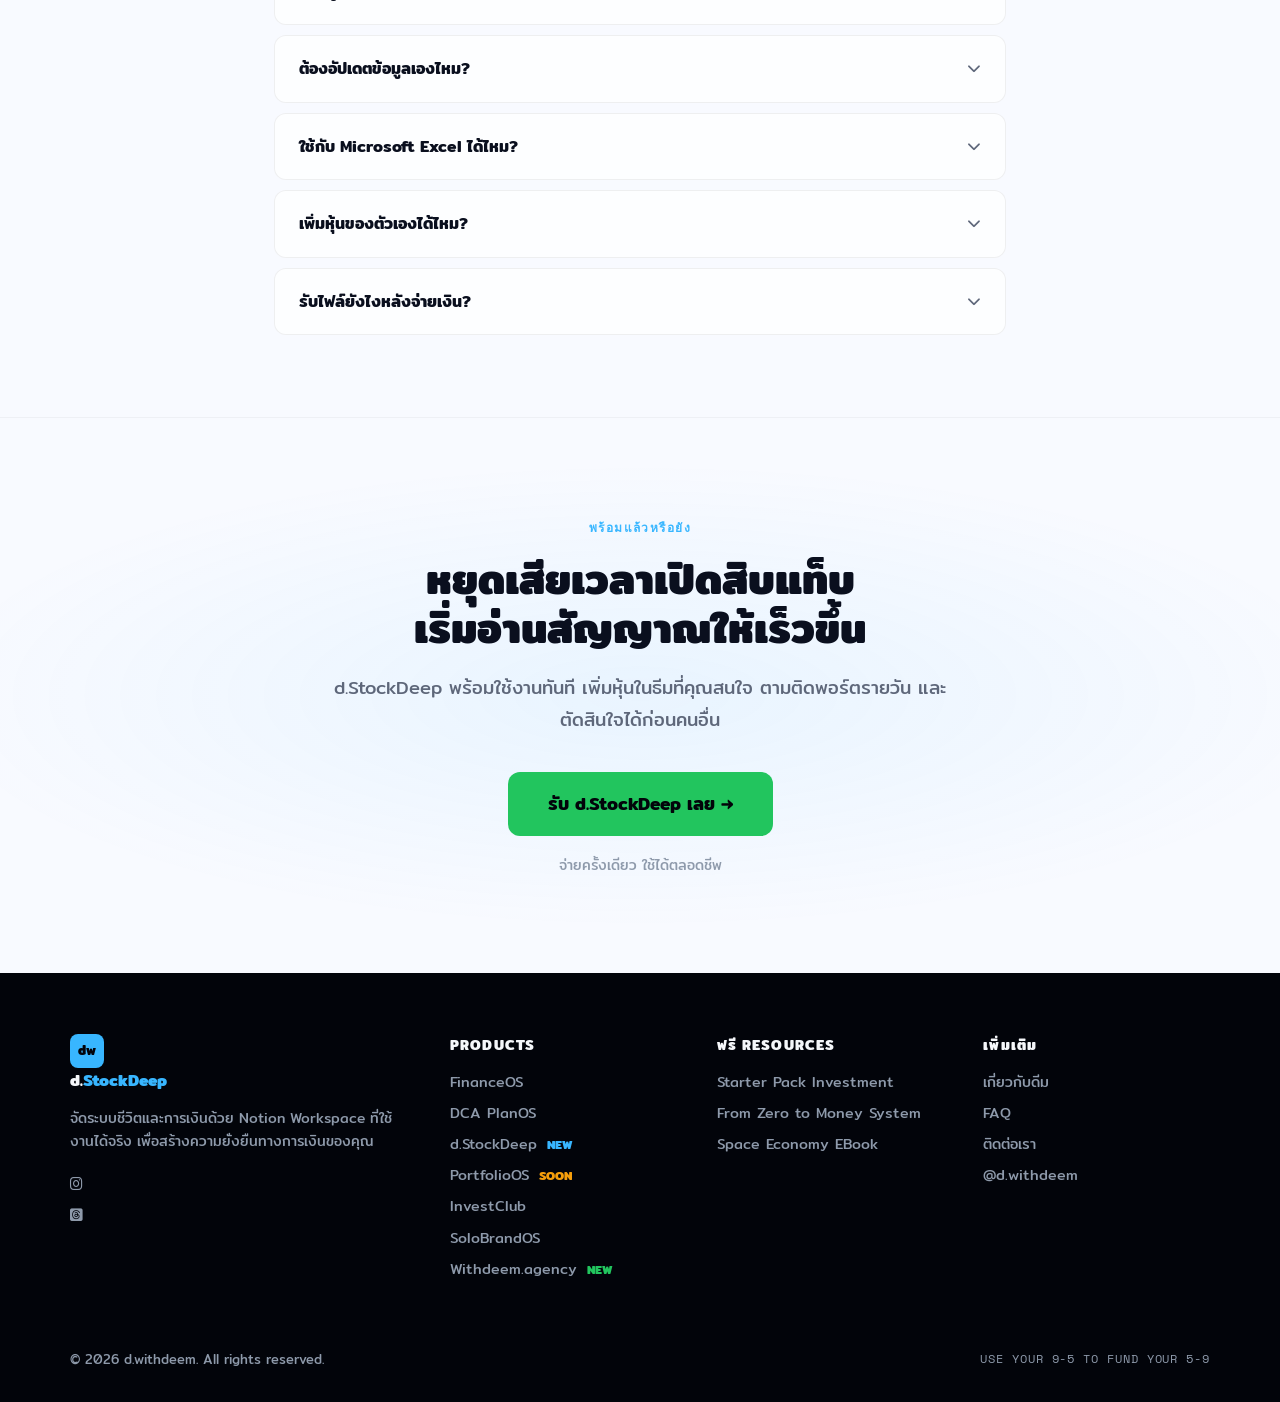
<file: stock-deep.html>
<!DOCTYPE html>
<html lang="th">
<head>
  <meta charset="UTF-8">
  <meta name="viewport" content="width=device-width, initial-scale=1.0">
  <title>d.StockDeep | สแกนเนอร์หุ้นรายธีม ดูสัญญาณครบในหน้าเดียว</title>
  <meta name="description" content="สแกนเนอร์หุ้น 144+ ตัวใน 6 ธีม พร้อม MA Status, Fibonacci Golden Zone และสัญญาณอัตโนมัติ อ่านง่าย ตัดสินใจเร็วขึ้น โดย d.withdeem">
  <meta property="og:title" content="d.StockDeep | สแกนเนอร์หุ้นรายธีม">
  <meta property="og:description" content="ดูหุ้น 144+ ตัวใน 6 ธีม ราคา–MA–Fibonacci อัตโนมัติ แปลสัญญาณเป็นภาษาคน">
  <link rel="preconnect" href="https://fonts.googleapis.com">
  <link rel="preconnect" href="https://fonts.gstatic.com" crossorigin>
  <link href="https://fonts.googleapis.com/css2?family=Mitr:wght@300;400;500;600;700&family=Space+Mono:ital,wght@0,400;0,700;1,400&display=swap" rel="stylesheet">
  <link rel="stylesheet" href="https://cdnjs.cloudflare.com/ajax/libs/font-awesome/6.4.0/css/all.min.css">
  <style>
    *, *::before, *::after { box-sizing: border-box; margin: 0; padding: 0; }

    :root {
      /* Theme variables for status colors (Light Theme default) */
      --status-green: #16A34A;
      --status-green-bg: rgba(22,163,74,0.1);
      --status-red: #DC2626;
      --status-red-bg: rgba(220,38,38,0.1);
      --status-yellow: #D97706;
      --status-yellow-bg: rgba(217,119,6,0.1);
      --status-orange: #EA580C;
      --status-orange-bg: rgba(234,88,12,0.1);

      /* Main color theme (Light Theme default) */
      --bg-dark:   #F8FAFF;
      --bg-card:   rgba(255, 255, 255, 0.72);
      --bg-alt:    #EFF4FF;
      --bg-hover:  #E3EDFF;
      --glass-border: rgba(0, 0, 0, 0.06);
      --glass-border-subtle: rgba(0, 0, 0, 0.04);
      --glass-border-hover: rgba(0, 0, 0, 0.14);
      --glass-shadow: 0 4px 24px rgba(0,0,0,0.04);
      --glass-shadow-hover: 0 12px 48px rgba(0,0,0,0.08);
      --accent-blue:   #38B6FF;
      --accent-green:  #22C55E;
      --accent-amber:  #F59E0B;
      --accent-red:    #EF4444;
      --text-primary:  #0A0F1E;
      --text-muted:    #5E677A;
      --text-dim:      #8E9AAB;
      --nav-bg:        rgba(248, 250, 255, 0.85);
      
      --font-head: 'Mitr', sans-serif;
      --font-body: 'Mitr', sans-serif;
      --font-mono: 'Space Mono', monospace;
      --r-sm: 12px; --r-md: 16px; --r-lg: 20px; --r-xl: 28px;
      --ease: 0.28s ease;
    }

    @media (prefers-color-scheme: dark) {
      :root {
        --status-green: #4ADE80;
        --status-green-bg: rgba(34,197,94,0.15);
        --status-red: #F87171;
        --status-red-bg: rgba(239,68,68,0.15);
        --status-yellow: #FBBF24;
        --status-yellow-bg: rgba(245,158,11,0.15);
        --status-orange: #FB923C;
        --status-orange-bg: rgba(251,146,60,0.15);

        --bg-dark:   #02040A;
        --bg-card:   #0C0F1A;
        --bg-alt:    #060810;
        --bg-hover:  #141820;
        --glass-border: rgba(255,255,255,0.08);
        --glass-border-subtle: rgba(255,255,255,0.04);
        --glass-border-hover: rgba(255,255,255,0.14);
        --glass-shadow: 0 4px 24px rgba(0,0,0,0.35);
        --glass-shadow-hover: 0 12px 48px rgba(0,0,0,0.55);
        --text-primary:  #EFF4FA;
        --text-muted:    rgba(239,244,250,0.55);
        --text-dim:      rgba(239,244,250,0.32);
        --nav-bg:        rgba(2, 4, 10, 0.85);
      }
    }

    html { scroll-behavior: smooth; }
    body {
      background: var(--bg-dark);
      color: var(--text-primary);
      font-family: var(--font-body);
      font-size: 16px;
      line-height: 1.6;
      -webkit-font-smoothing: antialiased;
    }

    /* ── Layout ─────────────────────────────────────── */
    .wrap  { max-width: 1140px; margin: 0 auto; padding: 0 24px; }
    .sec   { padding: 96px 24px; }
    .sec-sm{ padding: 72px 24px; }
    .divider{ border-top: 1px solid var(--glass-border-subtle); }
    .center { text-align: center; }
    .grid-2 { display: grid; grid-template-columns: repeat(auto-fit, minmax(300px,1fr)); gap: 24px; }
    .grid-3 { display: grid; grid-template-columns: repeat(auto-fit, minmax(260px,1fr)); gap: 24px; }
    .grid-4 { display: grid; grid-template-columns: repeat(auto-fit, minmax(220px,1fr)); gap: 20px; }

    /* ── Typography ──────────────────────────────────── */
    .eyebrow {
      display: inline-block;
      font-family: var(--font-mono);
      font-size: 0.75rem;
      font-weight: 700;
      letter-spacing: 0.12em;
      text-transform: uppercase;
      color: var(--accent-blue);
      margin-bottom: 16px;
    }
    h1,h2,h3 { font-family: var(--font-head); line-height: 1.18; }
    h1 { font-size: clamp(2.4rem, 5vw, 3.6rem); font-weight: 800; }
    h2 { font-size: clamp(1.9rem, 3.5vw, 2.6rem); font-weight: 700; }
    h3 { font-size: 1.25rem; font-weight: 700; margin-bottom: 8px; }
    .subtitle {
      font-size: clamp(1rem, 2vw, 1.15rem);
      color: var(--text-muted);
      line-height: 1.75;
      max-width: 680px;
    }
    .center .subtitle { margin: 20px auto 0; }

    /* ── Buttons ─────────────────────────────────────── */
    .btn {
      display: inline-flex; align-items: center; gap: 8px;
      padding: 14px 28px; border-radius: var(--r-sm);
      font-family: var(--font-body); font-size: 1rem; font-weight: 600;
      cursor: pointer; border: none; text-decoration: none;
      transition: var(--ease); white-space: nowrap;
    }
    .btn-blue  { background: var(--accent-blue);  color: #02040A; }
    .btn-blue:hover  { background: #60C9FF; transform: translateY(-2px); box-shadow: 0 8px 28px rgba(56,182,255,0.35); }
    .btn-green { background: var(--accent-green); color: #02040A; }
    .btn-green:hover { background: #4ADE80; transform: translateY(-2px); box-shadow: 0 8px 28px rgba(34,197,94,0.35); }
    .btn-ghost { background: transparent; color: var(--text-primary); border: 1px solid var(--glass-border); }
    .btn-ghost:hover { background: var(--bg-hover); border-color: rgba(255,255,255,0.18); transform: translateY(-2px); }
    .btn-lg { padding: 18px 40px; font-size: 1.1rem; }

    /* ── Card ────────────────────────────────────────── */
    .card {
      background: var(--bg-card);
      border: 1px solid var(--glass-border);
      border-radius: var(--r-lg);
      padding: 28px 30px;
      box-shadow: var(--glass-shadow);
      transition: var(--ease);
    }
    .card:hover { transform: translateY(-4px); box-shadow: var(--glass-shadow-hover); border-color: var(--glass-border-hover); }

    /* ── Nav ─────────────────────────────────────────── */
    nav {
      position: sticky; top: 0; z-index: 100;
      background: var(--nav-bg); backdrop-filter: blur(16px);
      border-bottom: 1px solid var(--glass-border-subtle);
      padding: 0 24px;
    }
    .nav-inner { max-width: 1140px; margin: 0 auto; display: flex; align-items: center; justify-content: space-between; height: 64px; }
    .logo { display: flex; align-items: center; gap: 10px; text-decoration: none; }
    .logo-mark { width: 34px; height: 34px; border-radius: 8px; background: var(--accent-blue); display: flex; align-items: center; justify-content: center; font-family: var(--font-head); font-weight: 800; font-size: 13px; color: #02040A; }
    .logo-text { font-family: var(--font-head); font-weight: 700; font-size: 1rem; color: var(--text-primary); }
    .logo-text span { color: var(--accent-blue); }
    .nav-cta { display: flex; gap: 10px; }

    /* ── Hero ────────────────────────────────────────── */
    #hero {
      padding: 100px 24px 80px;
      background: radial-gradient(ellipse 80% 50% at 50% -10%, rgba(56,182,255,0.12) 0%, transparent 70%);
    }
    .hero-inner { max-width: 760px; margin: 0 auto; text-align: center; }
    .hero-tag {
      display: inline-flex; align-items: center; gap: 8px;
      background: rgba(56,182,255,0.1); border: 1px solid rgba(56,182,255,0.25);
      border-radius: 9999px; padding: 6px 16px;
      font-family: var(--font-mono); font-size: 0.72rem; font-weight: 700;
      letter-spacing: 0.1em; text-transform: uppercase;
      color: var(--accent-blue); margin-bottom: 28px;
    }
    .hero-tag i { font-size: 0.7rem; }
    .hero-btns { display: flex; gap: 12px; justify-content: center; flex-wrap: wrap; margin-top: 36px; }
    .hero-stats {
      display: flex;
      justify-content: center;
      align-items: flex-start;
      gap: 48px;
      margin-top: 60px; padding-top: 40px; border-top: 1px solid var(--glass-border-subtle);
    }
    @media (max-width: 768px) {
      .hero-stats {
        flex-direction: column;
        align-items: center;
        gap: 24px;
      }
      .hero-stats .stat-item {
        border-left: none !important;
        border-right: none !important;
        padding-left: 0 !important;
        padding-right: 0 !important;
      }
    }
    .stat-item { text-align: center; }
    .stat-num { font-family: var(--font-mono); font-size: 1.9rem; font-weight: 700; color: var(--text-primary); }
    .stat-num span { color: var(--accent-blue); }
    .stat-label { font-size: 0.85rem; color: var(--text-muted); margin-top: 2px; }

    /* ── Pain cards ──────────────────────────────────── */
    .pain-card { display: flex; gap: 18px; align-items: flex-start; }
    .pain-icon { font-size: 1.4rem; color: var(--accent-red); flex-shrink: 0; margin-top: 3px; }
    .pain-card p { color: var(--text-muted); font-size: 0.95rem; line-height: 1.55; margin-top: 6px; }

    /* ── Product preview (mock screener) ─────────────── */
    #preview {
      padding: 0 24px 96px;
      overflow: hidden;
    }
    .preview-wrap {
      max-width: 1000px; margin: 0 auto;
      background: var(--bg-card); border: 1px solid var(--glass-border);
      border-radius: var(--r-xl); overflow: hidden;
      box-shadow: var(--glass-shadow-hover), 0 0 0 1px rgba(56,182,255,0.08);
    }
    .preview-bar {
      background: var(--bg-alt); border-bottom: 1px solid var(--glass-border);
      padding: 12px 18px; display: flex; align-items: center; gap: 8px;
    }
    .dot { width: 11px; height: 11px; border-radius: 50%; }
    .dot-r{ background: #EF4444; } .dot-y{ background: #F59E0B; } .dot-g{ background: #22C55E; }
    .preview-title { font-family: var(--font-mono); font-size: 0.72rem; color: var(--text-dim); margin-left: 8px; }
    .mock-table { width: 100%; border-collapse: collapse; font-family: var(--font-body); font-size: 0.82rem; }
    .mock-table th {
      background: #07091200; padding: 8px 10px; text-align: right;
      font-family: var(--font-mono); font-size: 0.65rem; font-weight: 700;
      letter-spacing: 0.08em; text-transform: uppercase; color: var(--text-dim);
      border-bottom: 1px solid var(--glass-border); white-space: nowrap;
    }
    .mock-table th:nth-child(1),.mock-table th:nth-child(2),.mock-table th:nth-child(3) { text-align: left; }
    .mock-table td { padding: 8px 10px; border-bottom: 1px solid var(--glass-border-subtle); text-align: right; vertical-align: middle; }
    .mock-table td:nth-child(1),.mock-table td:nth-child(2),.mock-table td:nth-child(3) { text-align: left; }
    .mock-table tr:last-child td { border-bottom: none; }
    .mock-table tr:hover td { background: var(--bg-hover); }
    .ticker-bold { font-family: var(--font-mono); font-weight: 700; font-size: 0.8rem; color: var(--text-primary); }
    .co-name { color: var(--text-muted); font-size: 0.8rem; }
    .price-val { font-family: var(--font-mono); font-size: 0.82rem; color: var(--text-primary); }
    .pct-green { color: var(--status-green); font-family: var(--font-mono); font-size: 0.78rem; font-weight: 700; background: var(--status-green-bg); padding: 2px 7px; border-radius: 4px; }
    .pct-red { color: var(--status-red); font-family: var(--font-mono); font-size: 0.78rem; font-weight: 700; background: var(--status-red-bg); padding: 2px 7px; border-radius: 4px; }
    .pct-neu { color: var(--text-muted); font-family: var(--font-mono); font-size: 0.78rem; }
    .tri-up { color: #4ADE80; font-size: 0.75rem; }
    .tri-dn { color: #F87171; font-size: 0.75rem; }
    .status-g { font-size: 0.75rem; background: var(--status-green-bg); color: var(--status-green); padding: 3px 8px; border-radius: 6px; white-space: nowrap; }
    .status-y { font-size: 0.75rem; background: var(--status-yellow-bg); color: var(--status-yellow); padding: 3px 8px; border-radius: 6px; white-space: nowrap; }
    .status-r { font-size: 0.75rem; background: var(--status-red-bg); color: var(--status-red); padding: 3px 8px; border-radius: 6px; white-space: nowrap; }
    .spark { display: inline-block; width: 52px; height: 20px; vertical-align: middle; }
    .fib-g { font-size: 0.75rem; background: var(--status-green-bg); color: var(--status-green); padding: 3px 8px; border-radius: 6px; white-space: nowrap; }
    .fib-y { font-size: 0.75rem; background: var(--status-yellow-bg); color: var(--status-yellow); padding: 3px 8px; border-radius: 6px; white-space: nowrap; }
    .fib-o { font-size: 0.75rem; background: var(--status-orange-bg); color: var(--status-orange); padding: 3px 8px; border-radius: 6px; white-space: nowrap; }
    .theme-tag { font-size: 0.68rem; background: rgba(56,182,255,0.1); color: var(--accent-blue); padding: 2px 8px; border-radius: 9999px; font-family: var(--font-mono); }
    .preview-footer { padding: 12px 18px; border-top: 1px solid var(--glass-border-subtle); display: flex; align-items: center; justify-content: space-between; }
    .preview-footer span { font-family: var(--font-mono); font-size: 0.7rem; color: var(--text-dim); }

    /* ── Steps ───────────────────────────────────────── */
    .step { display: flex; gap: 24px; margin-bottom: 36px; }
    .step-num {
      width: 46px; height: 46px; border-radius: 50%; flex-shrink: 0;
      background: rgba(56,182,255,0.1); color: var(--accent-blue);
      display: flex; align-items: center; justify-content: center;
      font-family: var(--font-head); font-weight: 800; font-size: 1.1rem;
    }
    .step-body { padding-top: 8px; }
    .step-body p { color: var(--text-muted); font-size: 0.95rem; margin-top: 6px; }

    /* ── Feature pills ───────────────────────────────── */
    .pill-row { display: flex; flex-wrap: wrap; gap: 10px; justify-content: center; margin-top: 32px; }
    .pill {
      background: var(--bg-card); border: 1px solid var(--glass-border);
      border-radius: 9999px; padding: 9px 20px;
      font-size: 0.9rem; font-weight: 500;
      display: flex; align-items: center; gap: 8px;
      box-shadow: var(--glass-shadow);
    }
    .pill i { color: var(--accent-green); font-size: 0.8rem; }

    /* ── Feature list card ───────────────────────────── */
    .feat-list { list-style: none; display: flex; flex-direction: column; gap: 12px; margin-top: 8px; }
    .feat-list li { display: flex; align-items: flex-start; gap: 10px; font-size: 0.95rem; color: var(--text-muted); }
    .feat-list li i { color: var(--accent-blue); font-size: 0.85rem; margin-top: 4px; flex-shrink: 0; }

    /* ── Persona cards ───────────────────────────────── */
    .persona-emoji { font-size: 2.2rem; margin-bottom: 14px; display: block; }
    .persona-tag { font-family: var(--font-mono); font-size: 0.7rem; color: var(--accent-amber); font-weight: 700; letter-spacing: 0.1em; text-transform: uppercase; margin-bottom: 8px; display: block; }
    .persona-desc { color: var(--text-muted); font-size: 0.92rem; line-height: 1.55; margin-top: 10px; }

    /* ── Sectors strip ───────────────────────────────── */
    .sectors { display: flex; flex-wrap: wrap; gap: 10px; justify-content: center; margin-top: 28px; }
    .sector-chip {
      display: flex; align-items: center; gap: 8px;
      background: var(--bg-card); border: 1px solid var(--glass-border);
      border-radius: var(--r-sm); padding: 10px 18px;
      font-size: 0.9rem; font-weight: 600;
      transition: var(--ease);
    }
    .sector-chip:hover { border-color: rgba(56,182,255,0.35); background: rgba(56,182,255,0.06); }

    /* ── Pricing ─────────────────────────────────────── */
    .price-card {
      background: linear-gradient(135deg, rgba(56,182,255,0.06) 0%, rgba(34,197,94,0.04) 100%);
      border: 1px solid rgba(56,182,255,0.22);
      border-radius: var(--r-xl); padding: 40px 36px;
      position: relative; overflow: hidden;
    }
    .price-card::before {
      content: ''; position: absolute; top: 0; left: 0; right: 0; height: 2px;
      background: linear-gradient(90deg, var(--accent-blue), var(--accent-green));
    }
    .price-badge { display: inline-flex; align-items: center; gap: 6px; background: rgba(34,197,94,0.15); color: var(--accent-green); border-radius: 9999px; padding: 5px 14px; font-size: 0.8rem; font-weight: 600; margin-bottom: 20px; }
    .price-amount { font-family: var(--font-head); font-size: 3.2rem; font-weight: 800; color: var(--text-primary); line-height: 1; margin: 8px 0; }
    .price-amount span { font-size: 1.3rem; font-weight: 400; color: var(--text-muted); }
    .price-note { font-size: 0.88rem; color: var(--text-dim); margin-bottom: 32px; }
    .price-includes { list-style: none; display: flex; flex-direction: column; gap: 12px; margin-bottom: 36px; }
    .price-includes li { display: flex; align-items: flex-start; gap: 10px; font-size: 0.95rem; }
    .price-includes li i { color: var(--accent-green); margin-top: 3px; flex-shrink: 0; }

    /* ── FAQ ─────────────────────────────────────────── */
    .faq-item {
      background: var(--bg-card); border: 1px solid var(--glass-border);
      border-radius: var(--r-sm); margin-bottom: 10px; overflow: hidden;
    }
    .faq-q {
      padding: 20px 24px; display: flex; justify-content: space-between;
      align-items: center; cursor: pointer;
      font-weight: 600; font-size: 1rem;
      transition: background var(--ease);
    }
    .faq-q:hover { background: var(--bg-hover); }
    .faq-q i { color: var(--text-muted); font-size: 0.85rem; transition: transform var(--ease); }
    .faq-item.open .faq-q i { transform: rotate(180deg); }
    .faq-body { max-height: 0; overflow: hidden; transition: max-height 0.32s ease; }
    .faq-body-inner { padding: 0 24px 20px; font-size: 0.95rem; color: var(--text-muted); line-height: 1.65; }

    /* ── Disclaimer banner ───────────────────────────── */
    .disclaimer {
      background: rgba(245,158,11,0.06); border: 1px solid rgba(245,158,11,0.2);
      border-radius: var(--r-sm); padding: 14px 20px;
      font-size: 0.82rem; color: rgba(251,191,36,0.8); line-height: 1.55;
      display: flex; gap: 10px; align-items: flex-start; margin-top: 40px;
    }
    .disclaimer i { color: var(--accent-amber); flex-shrink: 0; margin-top: 2px; }

    /* ── CTA section ─────────────────────────────────── */
    #cta { background: radial-gradient(ellipse 80% 60% at 50% 50%, rgba(56,182,255,0.08) 0%, transparent 70%); }

    /* ── Footer ──────────────────────────────────────── */
    footer {
      background: #02040A !important;
      color: #F5F7FA !important;
      color-scheme: dark !important;
      border-top: 1px solid var(--glass-border-subtle);
      padding: 60px 24px 32px;
    }
    footer h4 { color: #F5F7FA !important; }
    footer a { color: #8E9AAB !important; }
    footer a:hover { color: #38B6FF !important; }
    .foot-desc { color: #8E9AAB !important; }
    .foot-copy { color: #8E9AAB !important; }
    .foot-motto { color: #8E9AAB !important; }
    footer .logo-text { color: #F5F7FA !important; }
    .foot-grid { max-width: 1140px; margin: 0 auto; display: grid; grid-template-columns: 1.5fr repeat(3,1fr); gap: 40px; }
    .foot-desc { color: var(--text-muted); font-size: 0.88rem; line-height: 1.6; margin: 14px 0 20px; }
    .foot-socials a { color: var(--text-muted); margin-right: 14px; font-size: 1.1rem; transition: color var(--ease); }
    .foot-socials a:hover { color: var(--accent-blue); }
    .foot-col h4 { font-family: var(--font-head); font-weight: 700; font-size: 0.88rem; letter-spacing: 0.08em; text-transform: uppercase; color: var(--text-dim); margin-bottom: 14px; }
    .foot-col a { display: block; color: var(--text-muted); font-size: 0.9rem; text-decoration: none; margin-bottom: 8px; transition: color var(--ease); }
    .foot-col a:hover { color: var(--text-primary); }
    .foot-bottom { max-width: 1140px; margin: 40px auto 0; padding-top: 20px; border-top: 1px solid var(--glass-border-subtle); display: flex; justify-content: space-between; align-items: center; flex-wrap: wrap; gap: 8px; }
    .foot-copy { font-size: 0.82rem; color: var(--text-dim); }
    .foot-motto { font-family: var(--font-mono); font-size: 0.72rem; color: var(--text-dim); letter-spacing: 0.08em; }

    /* ── Animations ──────────────────────────────────── */
    @keyframes fadeUp { from { opacity:0; transform:translateY(24px); } to { opacity:1; transform:translateY(0); } }
    .fade-up { animation: fadeUp 0.6s ease both; }
    .delay-1 { animation-delay: 0.1s; } .delay-2 { animation-delay: 0.2s; }
    .delay-3 { animation-delay: 0.3s; } .delay-4 { animation-delay: 0.45s; }

    /* ── Mobile ──────────────────────────────────────── */
    @media (max-width: 768px) {
      .nav-cta .btn-ghost { display: none; }
      .foot-grid { grid-template-columns: 1fr 1fr; }
      .foot-grid > div:first-child { grid-column: 1 / -1; }
      .preview-wrap { border-radius: var(--r-md); }
      .mock-table th:nth-child(n+8), .mock-table td:nth-child(n+8) { display: none; }
    }
    @media (max-width: 480px) {
      .foot-grid { grid-template-columns: 1fr; }
      .hero-stats { gap: 20px; }
      .mock-table th:nth-child(n+6), .mock-table td:nth-child(n+6) { display: none; }
    }
  </style>
</head>

<body>

  <!-- ── Nav ── -->
  <nav>
    <div class="nav-inner">
      <a href="index.html" class="logo">
        <div class="logo-mark">dw</div>
        <span class="logo-text">d.<span>StockDeep</span></span>
      </a>
      <div class="nav-cta">
        <a href="#pricing" class="btn btn-ghost" style="padding:10px 20px;font-size:0.9rem;">ดูราคา</a>
        <a href="#pricing" class="btn btn-blue" style="padding:10px 20px;font-size:0.9rem;">รับเครื่องมือ →</a>
      </div>
    </div>
  </nav>

  <!-- ── Hero ── -->
  <section id="hero">
    <div class="hero-inner">
      <div class="hero-tag fade-up"><i class="fa-solid fa-satellite"></i> Thematic Stock Screener · โดย d.withdeem</div>
      <h1 class="fade-up delay-1" style="font-family: var(--font-head); font-weight: 800; line-height: 1.15;">สแกนเนอร์หุ้น Megatrend<br>ดูแนวรับ–สัญญาณเทคนิค<br><span style="color:var(--accent-blue);">ครบในหน้าเดียว</span></h1>
      <p class="subtitle fade-up delay-2" style="margin:24px auto 0; max-width: 720px; font-size: 1.1rem; line-height: 1.7; color: var(--text-muted);">
        เครื่องมือสแกนหุ้น Megatrend ดึงราคา Real-time อัตโนมัติจาก Google Finance พร้อมคำนวณจุดสะสม Fibonacci และแนวโน้มเส้น MA แปลความหมายเป็นข้อความสรุปเข้าใจง่ายใน 1 วินาที / <strong>พิเศษ! มาพร้อมแท็บ My Portfolio เพื่อเพิ่มหุ้นเฝ้าสังเกตการณ์ของคุณเองได้ไม่จำกัด!</strong>
      </p>
      <div class="hero-btns fade-up delay-3">
        <a href="#pricing" class="btn btn-blue btn-lg">รับ d.StockDeep →</a>
        <a href="#preview" class="btn btn-ghost btn-lg"><i class="fa-solid fa-eye"></i> ดูตัวอย่าง</a>
      </div>
      <div class="hero-stats fade-up delay-4" style="max-width: 820px; margin: 60px auto 0; width: 100%;">
        <div class="stat-item">
          <div class="stat-num">144<span>+</span></div>
          <div class="stat-label" style="font-weight: 500; font-size: 0.88rem;">หุ้นยอดนิยมพร้อมใช้งาน</div>
        </div>
        <div class="stat-item" style="border-left: 1px solid var(--glass-border-subtle); padding-left: 32px; border-right: 1px solid var(--glass-border-subtle); padding-right: 32px;">
          <div class="stat-num">6</div>
          <div class="stat-label" style="font-weight: 500; font-size: 0.88rem;">ธีม Megatrend หลัก</div>
        </div>
        <div class="stat-item" style="display: flex; flex-direction: column; align-items: center;">
          <div class="stat-num" style="font-size: 1.9rem; line-height: 1;">💼</div>
          <div class="stat-label" style="font-weight: 500; font-size: 0.88rem;">เพิ่มหุ้นติดตามพอร์ตส่วนตัวได้</div>
        </div>
      </div>
    </div>
  </section>

  <!-- ── Preview ── -->
  <section id="preview" class="divider" style="padding:0 24px 80px;">
    <div class="wrap center" style="margin-bottom:36px;padding-top:80px;">
      <span class="eyebrow">ตัวอย่างจริง</span>
      <h2>หน้าตาที่คุณจะเห็นใน Google Sheets</h2>
      <p class="subtitle" style="margin:16px auto 0;">ข้อมูลทุกอย่างขึ้นอัตโนมัติ พิมพ์แค่ ticker → ระบบจัดการให้ทั้งหมด</p>
    </div>
    <div class="preview-wrap">
      <div class="preview-bar">
        <div class="dot dot-r"></div><div class="dot dot-y"></div><div class="dot dot-g"></div>
        <span class="preview-title">🚀 Space — d.StockDeep v5</span>
      </div>
      <div style="overflow-x:auto;">
        <table class="mock-table">
          <thead>
            <tr>
              <th></th><th>Ticker</th><th>Company</th>
              <th>Price</th><th>Chart 1Y</th><th>% 1Y</th><th>Δ 52w</th>
              <th>20</th><th>50</th><th>200</th>
              <th>MA Status</th><th>Fib Status</th>
            </tr>
          </thead>
          <tbody>
            <tr>
              <td><span style="font-size:1.1rem;">🚀</span></td>
              <td><span class="ticker-bold">RKLB</span></td>
              <td><span class="co-name">Rocket Lab</span></td>
              <td class="price-val">$119.84</td>
              <td>
                <svg class="spark" viewBox="0 0 52 20"><polyline points="0,16 6,14 12,12 18,13 24,8 30,6 36,4 42,7 48,3 52,2" fill="none" stroke="#4ADE80" stroke-width="1.5" stroke-linejoin="round"/></svg>
              </td>
              <td><span class="pct-green">+338.2%</span></td>
              <td><span class="pct-neu">-20.6%</span></td>
              <td><span class="tri-dn">▼</span></td><td><span class="tri-up">▲</span></td><td><span class="tri-up">▲</span></td>
              <td><span class="status-y">🟡 จ่อ 20MA</span></td>
              <td><span class="fib-g">🟢 เหนือโซน</span></td>
            </tr>
            <tr>
              <td><span style="font-size:1.1rem;">🛰️</span></td>
              <td><span class="ticker-bold">PL</span></td>
              <td><span class="co-name">Planet Labs</span></td>
              <td class="price-val">$45.98</td>
              <td>
                <svg class="spark" viewBox="0 0 52 20"><polyline points="0,18 6,15 12,10 18,8 24,5 30,3 36,2 42,4 48,3 52,5" fill="none" stroke="#4ADE80" stroke-width="1.5" stroke-linejoin="round"/></svg>
              </td>
              <td><span class="pct-green">+1067.0%</span></td>
              <td><span class="pct-neu">-11.2%</span></td>
              <td><span class="tri-up">▲</span></td><td><span class="tri-up">▲</span></td><td><span class="tri-up">▲</span></td>
              <td><span class="status-r">🔴 หลุด 9MA</span></td>
              <td><span class="fib-g">🟢 เหนือโซน</span></td>
            </tr>
            <tr>
              <td><span style="font-size:1.1rem;">📡</span></td>
              <td><span class="ticker-bold">ASTS</span></td>
              <td><span class="co-name">AST SpaceMobile</span></td>
              <td class="price-val">$110.91</td>
              <td>
                <svg class="spark" viewBox="0 0 52 20"><polyline points="0,14 6,12 12,10 18,7 24,4 30,2 36,3 42,5 48,6 52,9" fill="none" stroke="#4ADE80" stroke-width="1.5" stroke-linejoin="round"/></svg>
              </td>
              <td><span class="pct-green">+370.6%</span></td>
              <td><span class="pct-neu">-17.1%</span></td>
              <td><span class="tri-up">▲</span></td><td><span class="tri-up">▲</span></td><td><span class="tri-up">▲</span></td>
              <td><span class="status-r">🔴 หลุด 9MA</span></td>
              <td><span class="fib-y">🟡 โซน 38–50%</span></td>
            </tr>
            <tr>
              <td><span style="font-size:1.1rem;">🌙</span></td>
              <td><span class="ticker-bold">LUNR</span></td>
              <td><span class="co-name">Intuitive Machines</span></td>
              <td class="price-val">$35.01</td>
              <td>
                <svg class="spark" viewBox="0 0 52 20"><polyline points="0,15 6,13 12,11 18,9 24,7 30,6 36,7 42,5 48,4 52,4" fill="none" stroke="#4ADE80" stroke-width="1.5" stroke-linejoin="round"/></svg>
              </td>
              <td><span class="pct-green">+193.0%</span></td>
              <td><span class="pct-neu">-25.1%</span></td>
              <td><span class="tri-up">▲</span></td><td><span class="tri-up">▲</span></td><td><span class="tri-up">▲</span></td>
              <td><span class="status-g">🟢 ยืน 20MA</span></td>
              <td><span class="fib-o">📍 แตะ 50%</span></td>
            </tr>
            <tr>
              <td><span style="font-size:1.1rem;">📻</span></td>
              <td><span class="ticker-bold">IRDM</span></td>
              <td><span class="co-name">Iridium Comm.</span></td>
              <td class="price-val">$52.74</td>
              <td>
                <svg class="spark" viewBox="0 0 52 20"><polyline points="0,12 6,11 12,10 18,9 24,10 30,8 36,7 42,8 48,7 52,6" fill="none" stroke="#4ADE80" stroke-width="1.5" stroke-linejoin="round"/></svg>
              </td>
              <td><span class="pct-green">+106.3%</span></td>
              <td><span class="pct-green">-2.0%</span></td>
              <td><span class="tri-up">▲</span></td><td><span class="tri-up">▲</span></td><td><span class="tri-up">▲</span></td>
              <td><span class="status-g">🟢 เหนือ 200MA</span></td>
              <td><span class="fib-g">🟢 เหนือโซน</span></td>
            </tr>
            <tr>
              <td><span style="font-size:1.1rem;">🛰️</span></td>
              <td><span class="ticker-bold">SATS</span></td>
              <td><span class="co-name">EchoStar</span></td>
              <td class="price-val">$124.10</td>
              <td>
                <svg class="spark" viewBox="0 0 52 20"><polyline points="0,18 6,16 12,13 18,11 24,8 30,7 36,9 42,11 48,10 52,8" fill="none" stroke="#4ADE80" stroke-width="1.5" stroke-linejoin="round"/></svg>
              </td>
              <td><span class="pct-green">+515.3%</span></td>
              <td><span class="pct-red">-15.7%</span></td>
              <td><span class="tri-dn">▼</span></td><td><span class="tri-dn">▼</span></td><td><span class="tri-up">▲</span></td>
              <td><span class="status-y">🟡 จ่อ 50MA</span></td>
              <td><span class="fib-o">🟠 โซน 50–61.8%</span></td>
            </tr>
          </tbody>
        </table>
      </div>
      <div class="preview-footer">
        <span>แสดง 6 จาก 54 ตัวในชีต Space · ข้อมูล auto จาก Google Finance</span>
        <span>💹 Yahoo &nbsp;|&nbsp; 📈 TradingView</span>
      </div>
    </div>
  </section>

  <!-- ── Pain ── -->
  <section class="sec divider">
    <div class="wrap">
      <div class="center">
        <span class="eyebrow">ปัญหาที่คุณน่าจะเจออยู่</span>
        <h2>ก่อนจะซื้อหุ้นแต่ละตัว<br>คุณเสียเวลาไปกับเรื่องนี้</h2>
      </div>
      <div class="grid-2" style="margin-top:48px;max-width:880px;margin-left:auto;margin-right:auto;">
        <div class="card pain-card">
          <i class="fa-solid fa-window-restore pain-icon"></i>
          <div>
            <h3>เปิดสิบแท็บเพื่อดูหุ้นหนึ่งตัว</h3>
            <p>ราคาที่นู่น กราฟที่นี่ งบที่นั่น ข่าวที่โน่น กว่าจะรวบรวมข้อมูลครบก็เหนื่อยก่อนจะตัดสินใจอะไรได้</p>
          </div>
        </div>
        <div class="card pain-card">
          <i class="fa-solid fa-chart-line pain-icon"></i>
          <div>
            <h3>อ่านเทรนด์ไม่ทัน ไม่รู้ว่าราคาผ่านเส้นไหนไปแล้ว</h3>
            <p>ต้องเปิดกราฟแต่ละตัวเอง แล้วก็ยังไม่แน่ใจว่าอยู่เหนือหรือใต้ MA จนเสียโอกาสไปก่อน</p>
          </div>
        </div>
        <div class="card pain-card">
          <i class="fa-solid fa-crosshairs pain-icon"></i>
          <div>
            <h3>ไม่รู้จุดสะสม ซื้อไปก็กลัวว่าเร็วหรือช้าเกินไป</h3>
            <p>อยากรู้ว่าราคาย่อเข้าโซน Fibonacci หรือยัง แต่ไม่รู้วิธีคำนวณ หรือต้องเปิดอีกโปรแกรมหนึ่ง</p>
          </div>
        </div>
        <div class="card pain-card">
          <i class="fa-solid fa-globe pain-icon"></i>
          <div>
            <h3>สแกนเนอร์รายธีมภาษาไทยแทบไม่มีขาย</h3>
            <p>ที่มีในตลาดเป็นภาษาอังกฤษ หรือคิดค่าสมัครรายเดือนแพง แต่ไม่ได้จัดกลุ่มตาม Megatrend ที่คุณสนใจ</p>
          </div>
        </div>
      </div>
    </div>
  </section>

  <!-- ── What is it ── -->
  <section class="sec divider" style="background:radial-gradient(ellipse 60% 40% at 50% 50%, rgba(34,197,94,0.05) 0%, transparent 70%);">
    <div class="wrap" style="max-width:820px;text-align:center;">
      <span class="eyebrow">เครื่องมือนี้คืออะไร</span>
      <h2>Google Sheets สแกนเนอร์<br>ที่ทำงานแทนคุณอัตโนมัติ</h2>
      <p class="subtitle" style="margin:20px auto 0;">
        <strong style="color:var(--text-primary);">d.StockDeep</strong> คือ Google Sheets ที่จัดกลุ่มหุ้นตาม Megatrend Sector ดึงราคา–ค่าเฉลี่ย–Fibonacci อัตโนมัติจาก Google Finance และแปลสัญญาณออกมาเป็นข้อความอ่านง่าย เช่น "🟢 ยืน 20MA" หรือ "📍 แตะ 50%" ให้คุณรู้สถานะของหุ้นแต่ละตัวทันทีโดยไม่ต้องแตะสูตรใดๆ
      </p>
      <div class="sectors">
        <div class="sector-chip"><span>🚀</span> Space</div>
        <div class="sector-chip"><span>🤖</span> AI</div>
        <div class="sector-chip"><span>🛡️</span> Defense</div>
        <div class="sector-chip"><span>🧬</span> Healthcare</div>
        <div class="sector-chip"><span>⚡</span> Infrastructure</div>
        <div class="sector-chip"><span>📊</span> All Stocks</div>
        <div class="sector-chip"><span>💼</span> My Portfolio</div>
      </div>
    </div>
  </section>

  

  <!-- ── How it works ── -->
  <section class="sec divider">
    <div class="wrap">
      <div style="display:grid;grid-template-columns:repeat(auto-fit,minmax(300px,1fr));gap:64px;align-items:start;">
        <div>
          <span class="eyebrow">วิธีใช้งาน</span>
          <h2>เริ่มใช้ได้ใน<br>3 ขั้นตอน</h2>
          <p class="subtitle" style="margin-top:16px;">ไม่ต้องติดตั้งอะไร ไม่ต้องเขียนสูตร แค่มี Google Account ก็เริ่มได้เลย</p>
        </div>
        <div>
          <div class="step">
            <div class="step-num">1</div>
            <div class="step-body">
              <h3>Make a Copy</h3>
              <p>รับลิงก์ Google Sheets → เปิดไฟล์ → File → Make a copy เป็นของตัวเอง (สำคัญ: ห้ามแก้ต้นฉบับ)</p>
            </div>
          </div>
          <div class="step">
            <div class="step-num">2</div>
            <div class="step-body">
              <h3>รอ 60 วินาที</h3>
              <p>GOOGLEFINANCE ดึงราคา–กราฟ–ค่าเฉลี่ย–Fibonacci ให้อัตโนมัติ เห็น Loading ชั่วคราว = ปกติ</p>
            </div>
          </div>
          <div class="step">
            <div class="step-num">3</div>
            <div class="step-body">
              <h3>อ่านสัญญาณ → ตัดสินใจ</h3>
              <p>ดูสี ▲▼ และ MA/Fib Status ว่าหุ้นไหนน่าจับตา แล้วกด Yahoo หรือ Chart เพื่อดูรายละเอียดต่อได้เลย</p>
            </div>
          </div>
        </div>
      </div>
    </div>
  </section>

  <!-- ── Features ── -->
  <section class="sec divider">
    <div class="wrap">
      <div class="center">
        <span class="eyebrow">คุณจะได้รับ</span>
        <h2>ทุกอย่างที่ต้องการ<br>อยู่ในที่เดียว</h2>
      </div>
      <div class="pill-row">
        <div class="pill"><i class="fa-solid fa-circle-check"></i> 144+ หุ้นพร้อมข้อมูล</div>
        <div class="pill"><i class="fa-solid fa-circle-check"></i> 6 ชีตแยก Sector</div>
        <div class="pill"><i class="fa-solid fa-circle-check"></i> เพิ่มหุ้นในพอร์ตเพื่อติดตามได้ด้วยตัวเอง</div>
        <div class="pill"><i class="fa-solid fa-circle-check"></i> Sparkline Chart 1Y</div>
        <div class="pill"><i class="fa-solid fa-circle-check"></i> % 1Y ไล่สีระดับ</div>
        <div class="pill"><i class="fa-solid fa-circle-check"></i> MA Status ▲▼ 20/50/200</div>
        <div class="pill"><i class="fa-solid fa-circle-check"></i> Fibonacci Golden Zone</div>
        <div class="pill"><i class="fa-solid fa-circle-check"></i> Yahoo Finance + TradingView link</div>
        <div class="pill"><i class="fa-solid fa-circle-check"></i> My Portfolio ชีตส่วนตัว</div>
        <div class="pill"><i class="fa-solid fa-circle-check"></i> อัปเดตข้อมูล auto ทุกครั้งที่เปิด</div>
      </div>
      <div class="grid-2" style="margin-top:48px;max-width:860px;margin-left:auto;margin-right:auto;">
        <div class="card">
          <h3 style="color:var(--accent-blue);">📊 สัญญาณ MA</h3>
          <ul class="feat-list" style="margin-top:16px;">
            <li><i class="fa-solid fa-triangle-exclamation"></i> ▲▼ 20/50/200 MA อ่านเทรนด์ใน 1 วินาที</li>
            <li><i class="fa-solid fa-triangle-exclamation"></i> 9/20/50/200 MA ค่าเส้นจริงพร้อมสีไฮไลต์</li>
            <li><i class="fa-solid fa-triangle-exclamation"></i> MA Status: ยืน / จ่อ / หลุด / ใต้ทุกเส้น</li>
            <li><i class="fa-solid fa-triangle-exclamation"></i> สีเขียว=เหนือเส้น แดง=ใต้เส้น เหลือง=ชิดเส้น</li>
          </ul>
        </div>
        <div class="card">
          <h3 style="color:var(--accent-green);">📐 Fibonacci Golden Zone</h3>
          <ul class="feat-list" style="margin-top:16px;">
            <li><i class="fa-solid fa-triangle-exclamation"></i> แนวรับ 38.2% / 50% / 61.8% คำนวณอัตโนมัติ</li>
            <li><i class="fa-solid fa-triangle-exclamation"></i> Fib Status: 📍 แตะ X% / โซน 38–50% / หลุด 61.8%</li>
            <li><i class="fa-solid fa-triangle-exclamation"></i> สีบอกว่าราคาอยู่ในโซนสะสมหรือยัง</li>
            <li><i class="fa-solid fa-triangle-exclamation"></i> ดูได้ทั้งชีต ไม่ต้องเปิดโปรแกรมแยก</li>
          </ul>
        </div>
      </div>
    </div>
  </section>

  <!-- ── For who ── -->
  <section class="sec divider" style="background:radial-gradient(ellipse 50% 50% at 50% 50%, rgba(56,182,255,0.04) 0%, transparent 70%);">
    <div class="wrap">
      <div class="center">
        <span class="eyebrow">เหมาะกับใคร</span>
        <h2>สร้างมาสำหรับ<br>นักลงทุนสายธีม</h2>
      </div>
      <div class="grid-3" style="margin-top:48px;">
        <div class="card">
          <span class="persona-emoji">🚀</span>
          <span class="persona-tag">Thematic Investor</span>
          <h3>คนที่ลงทุนตาม Megatrend</h3>
          <p class="persona-desc">เชื่อใน Space, AI, พลังงานสะอาด หรืออุตสาหกรรมอนาคต และอยากเห็นภาพรวมกลุ่มหุ้นนั้นทั้งหมดในหน้าเดียว</p>
        </div>
        <div class="card">
          <span class="persona-emoji">📈</span>
          <span class="persona-tag">Individual Stock Picker</span>
          <h3>คนที่ซื้อหุ้นรายตัว</h3>
          <p class="persona-desc">ถือ 5–20 ตัว อยากตามติดสถานะ MA และจุดสะสม Fibonacci ของทุกตัวในพอร์ตโดยไม่ต้องเปิดกราฟทีละตัว</p>
        </div>
        <div class="card">
          <span class="persona-emoji">📚</span>
          <span class="persona-tag">Learning Investor</span>
          <h3>นักลงทุนมือใหม่สาย Growth</h3>
          <p class="persona-desc">เพิ่งเริ่มเรียน technical แต่ยังไม่คุ้น — ต้องการเครื่องมือที่แปลสัญญาณเป็นภาษาคนให้แล้ว ไม่ต้องตีความเอง</p>
        </div>
      </div>
    </div>
  </section>

  <!-- ── Pricing ── -->
  <section id="pricing" class="sec divider">
    <div class="wrap center">
      <span class="eyebrow">ราคา</span>
      <h2>จ่ายครั้งเดียว ใช้ได้ตลอด</h2>
      <p class="subtitle" style="margin:16px auto 40px;">ไม่มีค่าสมัครรายเดือน ไม่มีการต่ออายุ รับไฟล์ครั้งเดียว ใช้ได้ตลอดชีพ</p>
      <div class="price-card" style="max-width:500px;margin:0 auto;text-align:left;">
        <div class="price-badge" style="background: rgba(34,197,94,0.15); color: var(--accent-green);"><i class="fa-solid fa-bolt"></i> One-time Purchase</div>
        <div class="price-amount">฿199 <span style="font-size:1.3rem;font-weight:400;color:var(--text-muted);text-decoration:line-through;margin-left:8px;">฿399</span></div>
        <p class="price-note" style="color: var(--accent-green); font-weight: bold; margin-bottom: 12px;">🔥 ราคาพิเศษสำหรับกลุ่มแรก (Early Bird) เท่านั้น!</p>
        
        <p style="font-size: 0.92rem; color: var(--text-muted); line-height: 1.6; margin-bottom: 24px; border-bottom: 1px solid var(--glass-border-subtle); padding-bottom: 16px;">
          ราคานี้คุณได้ <strong>Template พร้อมกรอก</strong> และ <strong>เครื่องมือที่พร้อมใช้งานทันที</strong> เพียงแค่คุณพิมพ์ชื่อหุ้นที่คุณสนใจลงไป ข้อมูลจะแสดงผลทันทีแบบ Real-time ดึงราคาปัจจุบัน และรายงานสัญญาณ MA + Fibonacci ในหน้าเดียว!
        </p>
        
        <ul class="price-includes">
          <li><i class="fa-solid fa-circle-check"></i> Google Sheets ไฟล์เต็ม ทันทีหลังชำระเงิน</li>
          <li><i class="fa-solid fa-circle-check"></i> 144+ หุ้นพร้อมข้อมูลใน 6 Sector Sheet</li>
          <li><i class="fa-solid fa-circle-check"></i> เพิ่มหุ้นและติดตามพอร์ตหุ้นส่วนตัวได้เอง</li>
          <li><i class="fa-solid fa-circle-check"></i> Setup Guide + คู่มืออ่านสัญญาณเป็นภาษาคน</li>
          <li><i class="fa-solid fa-circle-check"></i> อัปเดตข้อมูลอัตโนมัติจาก Google Finance ตลอดชีพ</li>
        </ul>
        <a href="https://buy.stripe.com/3cI7sE3nu6pw4Pkaa9cfK0j" target="_blank" rel="noopener noreferrer" class="btn btn-green" style="width:100%;justify-content:center;font-size:1.05rem;padding:16px;font-weight: bold;text-decoration: none;">สั่งซื้อ d.StockDeep เลย →</a>
        <p style="text-align: center; font-size: 0.85rem; color: var(--text-muted); margin-top: 12px; font-weight: 500;">
          ✨ รับสิทธิ์ Early Bird เพียง 199 ฿ ซื้อครั้งเดียว ใช้งานได้ตลอดชีวิต
        </p>
        <div class="disclaimer">
          <i class="fa-solid fa-triangle-exclamation"></i>
          <span>เครื่องมือนี้จัดทำเพื่อการศึกษาและเป็นข้อมูลเท่านั้น ไม่ถือเป็นคำแนะนำการลงทุน การลงทุนมีความเสี่ยง ผู้ใช้ต้องศึกษาและตัดสินใจด้วยตนเอง</span>
        </div>
      </div>
    </div>
  </section>

  <!-- ── FAQ ── -->
  <section class="sec-sm divider">
    <div class="wrap" style="max-width:780px;">
      <div class="center" style="margin-bottom:40px;">
        <span class="eyebrow">คำถามพบบ่อย</span>
        <h2>ยังสงสัยอยู่ไหม?</h2>
      </div>
      <div class="faq-item">
        <div class="faq-q">ต้องรู้ Technical Analysis มาก่อนไหม?<i class="fa-solid fa-chevron-down"></i></div>
        <div class="faq-body"><div class="faq-body-inner"><strong>ไม่จำเป็นเลยครับ</strong> สัญญาณทุกอย่างถูกแปลเป็นภาษาคนไว้แล้ว เช่น "🟢 ยืน 20MA" หรือ "📍 แตะ 50%" อ่านเข้าใจได้ทันที แม้ไม่เคยดูกราฟมาก่อน</div></div>
      </div>
      <div class="faq-item">
        <div class="faq-q">ต้องอัปเดตข้อมูลเองไหม?<i class="fa-solid fa-chevron-down"></i></div>
        <div class="faq-body"><div class="faq-body-inner"><strong>ไม่ต้องครับ</strong> ทุกอย่างดึงอัตโนมัติจาก GOOGLEFINANCE ทุกครั้งที่เปิด Sheets ข้อมูลราคา–MA–Fibonacci จะรีเฟรชเองในไม่กี่วินาที</div></div>
      </div>
      <div class="faq-item">
        <div class="faq-q">ใช้กับ Microsoft Excel ได้ไหม?<i class="fa-solid fa-chevron-down"></i></div>
        <div class="faq-body"><div class="faq-body-inner"><strong>ไม่ได้ครับ</strong> ไฟล์ออกแบบมาสำหรับ Google Sheets โดยเฉพาะ เพราะใช้ฟังก์ชัน GOOGLEFINANCE และ SPARKLINE ที่มีเฉพาะใน Sheets เท่านั้น ต้องมี Google Account (ฟรี)</div></div>
      </div>
      <div class="faq-item">
        <div class="faq-q">เพิ่มหุ้นของตัวเองได้ไหม?<i class="fa-solid fa-chevron-down"></i></div>
        <div class="faq-body"><div class="faq-body-inner"><strong>ได้เลยครับ</strong> ทุกชีตมีสูตรเตรียมไว้ 500 แถว พิมพ์ ticker ลงคอลัมน์ B แล้วข้อมูลทุกอย่างขึ้นมาเองทันที ไม่ต้องลากสูตรเพิ่ม</div></div>
      </div>
      <div class="faq-item">
        <div class="faq-q">รับไฟล์ยังไงหลังจ่ายเงิน?<i class="fa-solid fa-chevron-down"></i></div>
        <div class="faq-body"><div class="faq-body-inner">หลังชำระเงินจะได้รับลิงก์ Google Sheets ทางอีเมล หรือ DM ทาง Instagram <strong>@d.withdeem</strong> ทันที</div></div>
      </div>
    </div>
  </section>

  <!-- ── Final CTA ── -->
  <section id="cta" class="sec divider" style="text-align:center;">
    <div class="wrap" style="max-width:700px;">
      <span class="eyebrow">พร้อมแล้วหรือยัง</span>
      <h2>หยุดเสียเวลาเปิดสิบแท็บ<br>เริ่มอ่านสัญญาณให้เร็วขึ้น</h2>
      <p class="subtitle" style="margin:20px auto 36px;">d.StockDeep พร้อมใช้งานทันที เพิ่มหุ้นในธีมที่คุณสนใจ ตามติดพอร์ตรายวัน และตัดสินใจได้ก่อนคนอื่น</p>
      <a href="#pricing" class="btn btn-green btn-lg">รับ d.StockDeep เลย →</a>
      <p style="margin-top:18px;font-size:0.88rem;color:var(--text-dim);">จ่ายครั้งเดียว ใช้ได้ตลอดชีพ</p>
    </div>
  </section>

  <!-- ── Footer ── -->
  <footer>
    <div class="foot-grid">
      <div class="foot-col">
        <a href="index.html" class="logo">
          <div class="logo-mark">dw</div>
          <span class="logo-text">d.<span>StockDeep</span></span>
        </a>
        <p class="foot-desc">
          จัดระบบชีวิตและการเงินด้วย Notion Workspace ที่ใช้งานได้จริง เพื่อสร้างความยั่งยืนทางการเงินของคุณ
        </p>
        <div class="foot-socials">
          <a href="https://instagram.com/d.withdeem" target="_blank" rel="noopener noreferrer"><i class="fa-brands fa-instagram"></i></a>
          <a href="https://threads.net/@d.withdeem" target="_blank" rel="noopener noreferrer"><i class="fa-brands fa-square-threads"></i></a>
        </div>
      </div>
      <div class="foot-col">
        <h4>Products</h4>
        <a href="https://financeos-dwithdeem.framer.website/" target="_blank" rel="noopener noreferrer">FinanceOS</a>
        <a href="https://buy.stripe.com/6oUeV69LS9BIepU0zzcfK05" target="_blank" rel="noopener noreferrer">DCA PlanOS</a>
        <a href="stock-deep.html">d.StockDeep <span style="font-size: 0.75rem; color: var(--accent-blue); font-weight: bold; margin-left: 4px;">NEW</span></a>
        <a href="index.html#templates">PortfolioOS <span style="font-size: 0.75rem; color: var(--accent-amber); font-weight: bold; margin-left: 4px;">SOON</span></a>
        <a href="index.html#promotions">InvestClub</a>
        <a href="solobrandos.html">SoloBrandOS</a>
        <a href="dream-agent.html">Withdeem.agency <span style="font-size: 0.75rem; color: var(--accent-green); font-weight: bold; margin-left: 4px;">NEW</span></a>
      </div>
      <div class="foot-col">
        <h4>ฟรี Resources</h4>
        <a href="https://dwithdeem.notion.site/Starter-Pack-Investment-3354f77e50b4800fa34cd7acacb17ff8" target="_blank" rel="noopener noreferrer">Starter Pack Investment</a>
        <a href="https://dwithdeem.notion.site/From-Zero-to-Money-System-3254f77e50b4806a99b4dd9221785604" target="_blank" rel="noopener noreferrer">From Zero to Money System</a>
        <a href="https://dwithdeem.notion.site/Space-Economy-Stocks-E-Book-The-Complete-Guide-2026-2248286daa514d4ab9e8f9d57efa8f4c" target="_blank" rel="noopener noreferrer">Space Economy EBook</a>
      </div>
      <div class="foot-col">
        <h4>เพิ่มเติม</h4>
        <a href="index.html#about">เกี่ยวกับดีม</a>
        <a href="index.html#faq">FAQ</a>
        <a href="https://instagram.com/d.withdeem" target="_blank" rel="noopener noreferrer">ติดต่อเรา</a>
        <a href="https://instagram.com/d.withdeem" target="_blank" rel="noopener noreferrer">@d.withdeem</a>
      </div>
    </div>
    <div class="foot-bottom">
      <p class="foot-copy">&copy; 2026 d.withdeem. All rights reserved.</p>
      <span class="foot-motto">USE YOUR 9-5 TO FUND YOUR 5-9</span>
    </div>
  </footer>

  <!-- ── Scripts ── -->
  <script>
    document.addEventListener('DOMContentLoaded', () => {
      // FAQ Accordions Toggle
      const faqItems = document.querySelectorAll('.faq-item');
      faqItems.forEach(item => {
        const question = item.querySelector('.faq-q');
        const body = item.querySelector('.faq-body');

        if (!question || !body) return;

        question.addEventListener('click', () => {
          const isOpen = item.classList.contains('open');

          // Close all other items
          faqItems.forEach(otherItem => {
            if (otherItem !== item) {
              otherItem.classList.remove('open');
              otherItem.querySelector('.faq-body').style.maxHeight = null;
            }
          });

          // Toggle current item
          if (isOpen) {
            item.classList.remove('open');
            body.style.maxHeight = null;
          } else {
            item.classList.add('open');
            body.style.maxHeight = body.scrollHeight + 'px';
          }
        });
      });

      // Smooth scroll for anchor links
      const scrollLinks = document.querySelectorAll('a[href^="#"]');
      scrollLinks.forEach(link => {
        link.addEventListener('click', (e) => {
          const targetId = link.getAttribute('href');
          if (targetId === '#') return;

          const target = document.querySelector(targetId);
          if (target) {
            e.preventDefault();
            const navHeight = 64; // Sticky nav height is 64px
            const targetPos = target.getBoundingClientRect().top + window.scrollY - navHeight;
            window.scrollTo({
              top: targetPos,
              behavior: 'smooth'
            });
          }
        });
      });
    });
  </script>

</body>
</html>
</file>
<file: styles.css>
/* --- Fonts Import --- */
@import url('https://fonts.googleapis.com/css2?family=IBM+Plex+Sans+Thai:wght@300;400;500;600;700&family=Inter:wght@300;400;500;600;700&family=Plus+Jakarta+Sans:wght@400;500;600;700;800&family=Space+Mono:wght@400;700&display=swap');

/* --- Design Tokens --- */
:root {
  /* Color Palette */
  --bg-dark: #F8FAFF;
  --bg-alt: #EFF4FF;
  --bg-card: rgba(255, 255, 255, 0.72);
  --bg-card-hover: rgba(255, 255, 255, 0.85);
  --text-main: #0A0F1E;
  --text-muted: #6B7280;
  --text-muted-light: #9CA3AF;
  
  /* Accent Colors */
  --accent-blue: #38B6FF;
  --accent-blue-rgb: 56, 182, 255;
  --accent-green: #22C55E;
  --accent-green-rgb: 34, 197, 94;
  --accent-amber: #F59E0B;
  --accent-amber-rgb: 245, 158, 11;
  --accent-purple: #A855F7;
  --accent-purple-rgb: 168, 85, 247;
  
  /* Typography */
  --font-headings: 'Plus Jakarta Sans', 'IBM Plex Sans Thai', sans-serif;
  --font-body: 'Inter', 'IBM Plex Sans Thai', sans-serif;
  --font-mono: 'Space Mono', monospace;

  /* Card and Shadows */
  --border-radius-lg: 20px;
  --border-radius-sm: 10px;
  --glass-border: rgba(0, 0, 0, 0.06);
  --glass-border-subtle: rgba(0, 0, 0, 0.04);
  --glass-border-white: rgba(255, 255, 255, 0.9);
  --glass-shadow: rgba(0, 0, 0, 0.04);
  --glass-shadow-hover: rgba(0, 0, 0, 0.08);
  --transition-smooth: all 0.3s ease;
  --transition-fast: all 0.2s ease;
  
  color-scheme: light dark;
}

@media (prefers-color-scheme: dark) {
  :root {
    --bg-dark: #030712;
    --bg-alt: #0B0F19;
    --bg-card: rgba(15, 23, 42, 0.65);
    --bg-card-hover: rgba(30, 41, 59, 0.75);
    --text-main: #EFF6FF;
    --text-muted: #94A3B8;
    --text-muted-light: #64748B;
    --glass-border: rgba(255, 255, 255, 0.08);
    --glass-border-subtle: rgba(255, 255, 255, 0.04);
    --glass-border-white: rgba(15, 23, 42, 0.9);
    --glass-shadow: rgba(0, 0, 0, 0.35);
    --glass-shadow-hover: rgba(0, 0, 0, 0.55);
  }
}

/* --- Global Reset --- */
* {
  box-sizing: border-box;
  margin: 0;
  padding: 0;
  -webkit-font-smoothing: antialiased;
  -moz-osx-font-smoothing: grayscale;
}

html {
  scroll-behavior: smooth;
  background-color: var(--bg-dark);
  color: var(--text-main);
  font-family: var(--font-body);
  font-size: 16px;
}

body {
  overflow-x: hidden;
}

a {
  text-decoration: none;
  color: inherit;
  transition: var(--transition-fast);
}

button {
  font-family: inherit;
  border: none;
  background: none;
  cursor: pointer;
}

ul {
  list-style: none;
}

/* --- Utility Components --- */

/* Badge */
.eyebrow-badge {
  display: inline-flex;
  align-items: center;
  gap: 8px;
  padding: 6px 14px;
  border-radius: 9999px;
  font-size: 0.75rem;
  font-weight: 700;
  letter-spacing: 0.05em;
  text-transform: uppercase;
  font-family: var(--font-headings);
  margin-bottom: 20px;
}

.eyebrow-badge.blue {
  border: 1px solid var(--accent-blue);
  color: var(--accent-blue);
  background: rgba(var(--accent-blue-rgb), 0.05);
}

.eyebrow-badge.green {
  border: 1px solid var(--accent-green);
  color: var(--accent-green);
  background: rgba(var(--accent-green-rgb), 0.05);
}

.eyebrow-badge.amber {
  border: 1px solid var(--accent-amber);
  color: var(--accent-amber);
  background: rgba(var(--accent-amber-rgb), 0.05);
}

.eyebrow-badge.purple {
  border: 1px solid var(--accent-purple);
  color: var(--accent-purple);
  background: rgba(var(--accent-purple-rgb), 0.05);
}

.badge-dot {
  width: 6px;
  height: 6px;
  border-radius: 50%;
  position: relative;
}

.blue .badge-dot {
  background-color: var(--accent-blue);
  box-shadow: 0 0 8px var(--accent-blue);
  animation: pulse-dot 1.5s infinite;
}

.green .badge-dot {
  background-color: var(--accent-green);
  box-shadow: 0 0 8px var(--accent-green);
  animation: pulse-dot 1.5s infinite;
}

.amber .badge-dot {
  background-color: var(--accent-amber);
  box-shadow: 0 0 8px var(--accent-amber);
  animation: pulse-dot 1.5s infinite;
}

.purple .badge-dot {
  background-color: var(--accent-purple);
  box-shadow: 0 0 8px var(--accent-purple);
  animation: pulse-dot 1.5s infinite;
}

@keyframes pulse-dot {
  0% {
    transform: scale(0.85);
    opacity: 0.5;
  }
  50% {
    transform: scale(1.2);
    opacity: 1;
  }
  100% {
    transform: scale(0.85);
    opacity: 0.5;
  }
}

/* Sections */
.section {
  padding: 100px 24px;
  max-width: 1200px;
  margin: 0 auto;
  position: relative;
}

.section-header {
  margin-bottom: 50px;
  text-align: center;
  max-width: 700px;
  margin-left: auto;
  margin-right: auto;
}

.section-header.left-align {
  text-align: left;
  margin-left: 0;
  margin-right: 0;
  max-width: 100%;
}

.section-eyebrow {
  color: var(--accent-blue);
  text-transform: uppercase;
  font-family: var(--font-headings);
  font-size: 0.85rem;
  letter-spacing: 0.1em;
  margin-bottom: 12px;
  font-weight: 700;
}

.section-title {
  font-family: var(--font-headings);
  font-size: 2.5rem;
  font-weight: 800;
  line-height: 1.2;
  margin-bottom: 16px;
  letter-spacing: -0.02em;
}

.section-subtitle {
  color: var(--text-muted);
  font-size: 1.1rem;
  line-height: 1.6;
}

/* Buttons */
.btn {
  display: inline-flex;
  align-items: center;
  justify-content: center;
  gap: 10px;
  padding: 14px 28px;
  border-radius: var(--border-radius-sm);
  font-weight: 600;
  font-size: 0.95rem;
  transition: var(--transition-smooth);
}

.btn-primary {
  background-color: var(--accent-blue);
  color: var(--bg-dark);
}

.btn-primary:hover {
  background-color: #61C5FF;
  transform: translateY(-2px);
  box-shadow: 0 8px 24px rgba(var(--accent-blue-rgb), 0.35);
}

.btn-secondary {
  border: 1px solid rgba(255, 255, 255, 0.15);
  color: var(--text-main);
  background: rgba(255, 255, 255, 0.02);
}

.btn-secondary:hover {
  border-color: rgba(255, 255, 255, 0.5);
  background: rgba(255, 255, 255, 0.05);
  transform: translateY(-2px);
}

.btn-green {
  background-color: var(--accent-green);
  color: var(--bg-dark);
}

.btn-green:hover {
  background-color: #4ADE80;
  transform: translateY(-2px);
  box-shadow: 0 8px 24px rgba(var(--accent-green-rgb), 0.35);
}

.btn-amber {
  background-color: var(--accent-amber);
  color: var(--bg-dark);
}

.btn-amber:hover {
  background-color: #FBBF24;
  transform: translateY(-2px);
  box-shadow: 0 8px 24px rgba(var(--accent-amber-rgb), 0.35);
}

.btn-purple {
  background-color: var(--accent-purple);
  color: var(--text-main);
}

.btn-purple:hover {
  background-color: #C084FC;
  transform: translateY(-2px);
  box-shadow: 0 8px 24px rgba(var(--accent-purple-rgb), 0.35);
}

.btn-blue {
  background-color: var(--accent-blue);
  color: var(--bg-dark);
}

.btn-blue:hover {
  background-color: #60C9FF;
  transform: translateY(-2px);
  box-shadow: 0 8px 24px rgba(var(--accent-blue-rgb), 0.35);
}

.btn-disabled {
  background-color: rgba(255, 255, 255, 0.05);
  color: rgba(255, 255, 255, 0.2);
  border: 1px solid rgba(255, 255, 255, 0.05);
  cursor: not-allowed;
  pointer-events: none;
}

/* Accent Color Modifiers */
.color-blue { color: var(--accent-blue); }
.color-green { color: var(--accent-green); }
.color-amber { color: var(--accent-amber); }
.color-purple { color: var(--accent-purple); }

/* --- 1. Navigation Bar --- */
.nav-wrapper {
  position: sticky;
  top: 0;
  left: 0;
  width: 100%;
  z-index: 1000;
  backdrop-filter: blur(20px) saturate(180%);
  -webkit-backdrop-filter: blur(20px) saturate(180%);
  background: rgba(255, 255, 255, 0.82);
  border-bottom: 1px solid var(--glass-border);
  transition: var(--transition-smooth);
}
@media (prefers-color-scheme: dark) {
  .nav-wrapper {
    background: rgba(3, 7, 18, 0.82);
  }
}

.nav-container {
  display: flex;
  justify-content: space-between;
  align-items: center;
  height: 80px;
  max-width: 1200px;
  margin: 0 auto;
  padding: 0 24px;
}

.logo-link {
  display: flex;
  align-items: center;
  gap: 12px;
}

.logo-mark {
  background-color: var(--accent-blue);
  color: var(--bg-dark);
  font-family: var(--font-headings);
  font-weight: 800;
  font-size: 1.1rem;
  width: 36px;
  height: 36px;
  display: flex;
  align-items: center;
  justify-content: center;
  border-radius: 8px;
}

.logo-text {
  font-family: var(--font-headings);
  font-weight: 700;
  font-size: 1.25rem;
  color: var(--text-main);
}

.nav-menu {
  display: flex;
  gap: 32px;
}

.nav-menu a {
  font-size: 0.95rem;
  font-weight: 500;
  color: var(--text-muted);
}

.nav-menu a:hover {
  color: var(--accent-blue);
}

.nav-cta .btn {
  padding: 10px 20px;
  font-size: 0.85rem;
}

/* Burger Menu Mobile */
.burger-menu {
  display: none;
  flex-direction: column;
  gap: 6px;
  width: 24px;
  height: 24px;
  justify-content: center;
  z-index: 1001;
}

.burger-line {
  width: 100%;
  height: 2px;
  background-color: var(--text-main);
  border-radius: 2px;
  transition: var(--transition-fast);
}

.burger-menu.active .burger-line:nth-child(1) {
  transform: translateY(8px) rotate(45deg);
}

.burger-menu.active .burger-line:nth-child(2) {
  opacity: 0;
}

.burger-menu.active .burger-line:nth-child(3) {
  transform: translateY(-8px) rotate(-45deg);
}

/* --- 2. Hero Section --- */
.hero-section {
  padding-top: 180px;
  padding-bottom: 80px;
  text-align: center;
}

.hero-content {
  max-width: 850px;
  margin: 0 auto;
}

.hero-title {
  font-family: var(--font-headings);
  font-size: 4rem;
  font-weight: 800;
  line-height: 1.15;
  margin-bottom: 24px;
  letter-spacing: -0.03em;
}

.hero-subtitle {
  color: var(--text-muted);
  font-size: 1.25rem;
  line-height: 1.6;
  max-width: 650px;
  margin: 0 auto 40px auto;
}

.hero-actions {
  display: flex;
  gap: 16px;
  justify-content: center;
  margin-bottom: 60px;
}

/* Stats Bar */
.stats-bar {
  display: grid;
  grid-template-columns: repeat(3, 1fr);
  border: 1px solid var(--glass-border);
  background: rgba(255, 255, 255, 0.02);
  border-radius: var(--border-radius-lg);
  padding: 24px;
  max-width: 700px;
  margin: 0 auto;
  backdrop-filter: blur(10px);
}

.stat-item {
  text-align: center;
  border-right: 1px solid var(--glass-border);
}

.stat-item:last-child {
  border-right: none;
}

.stat-number {
  font-family: var(--font-headings);
  font-size: 2.25rem;
  font-weight: 800;
  color: var(--accent-blue);
  margin-bottom: 6px;
}

.stat-label {
  color: var(--text-muted);
  font-size: 0.85rem;
  font-weight: 500;
}

/* --- 3. Trust Bar --- */
.trust-bar-section {
  padding: 40px 24px;
  border-top: 1px solid var(--glass-border);
  border-bottom: 1px solid var(--glass-border);
  background: rgba(255, 255, 255, 0.01);
  overflow: hidden;
}

.trust-ticker-container {
  max-width: 1200px;
  margin: 0 auto;
  position: relative;
}

.trust-ticker {
  display: flex;
  justify-content: space-around;
  align-items: center;
  flex-wrap: wrap;
  gap: 32px;
}

.trust-item {
  display: flex;
  align-items: center;
  gap: 10px;
  color: var(--text-muted);
  font-weight: 600;
  font-size: 0.9rem;
  letter-spacing: 0.05em;
  text-transform: uppercase;
}

.trust-icon {
  color: var(--accent-blue);
  font-size: 1.1rem;
}

/* --- Cards Grid System --- */
.card-grid {
  display: grid;
  grid-template-columns: repeat(3, 1fr);
  gap: 24px;
}

.card {
  background-color: var(--bg-card);
  border: 1px solid var(--glass-border);
  border-radius: var(--border-radius-lg);
  padding: 32px;
  display: flex;
  flex-direction: column;
  height: 100%;
  transition: var(--transition-smooth);
  position: relative;
  overflow: hidden;
}

.card:hover {
  transform: translateY(-6px);
  background-color: var(--bg-card-hover);
  border-color: rgba(255, 255, 255, 0.1);
  box-shadow: 0 20px 40px var(--glass-shadow);
}

.card::before {
  content: '';
  position: absolute;
  top: 0;
  left: 0;
  width: 100%;
  height: 2px;
  opacity: 0;
  transition: var(--transition-smooth);
}

.card.blue-border:hover::before {
  background: linear-gradient(90deg, transparent, var(--accent-blue), transparent);
  opacity: 1;
}

.card.green-border:hover::before {
  background: linear-gradient(90deg, transparent, var(--accent-green), transparent);
  opacity: 1;
}

.card.amber-border:hover::before {
  background: linear-gradient(90deg, transparent, var(--accent-amber), transparent);
  opacity: 1;
}

.card.purple-border:hover::before {
  background: linear-gradient(90deg, transparent, var(--accent-purple), transparent);
  opacity: 1;
}

.card-top {
  display: flex;
  justify-content: space-between;
  align-items: flex-start;
  margin-bottom: 24px;
}

.card-badge {
  font-size: 0.75rem;
  font-weight: 700;
  padding: 4px 10px;
  border-radius: 4px;
  text-transform: uppercase;
  letter-spacing: 0.05em;
}

.card-badge.green {
  background: rgba(var(--accent-green-rgb), 0.1);
  color: var(--accent-green);
}

.card-badge.blue {
  background: rgba(var(--accent-blue-rgb), 0.1);
  color: var(--accent-blue);
}

.card-badge.amber {
  background: rgba(var(--accent-amber-rgb), 0.1);
  color: var(--accent-amber);
}

.card-thumbnail-container {
  width: 100%;
  height: 160px;
  border-radius: var(--border-radius-sm);
  background: rgba(255, 255, 255, 0.02);
  border: 1px solid var(--glass-border);
  margin-bottom: 24px;
  display: flex;
  align-items: center;
  justify-content: center;
  overflow: hidden;
  position: relative;
}

/* Premium Dashboard UI Mockups in CSS */
.dashboard-mockup {
  width: 85%;
  height: 85%;
  background: #0D111A;
  border: 1px solid rgba(255, 255, 255, 0.08);
  border-radius: 6px;
  padding: 10px;
  display: flex;
  flex-direction: column;
  gap: 8px;
}

.mockup-header {
  display: flex;
  gap: 4px;
  align-items: center;
  border-bottom: 1px solid rgba(255, 255, 255, 0.05);
  padding-bottom: 6px;
}

.mockup-dot {
  width: 6px;
  height: 6px;
  border-radius: 50%;
  background: rgba(255, 255, 255, 0.2);
}

.mockup-content {
  display: flex;
  flex-direction: column;
  gap: 6px;
}

.mockup-row {
  display: flex;
  gap: 6px;
  width: 100%;
}

.mockup-bar {
  height: 6px;
  border-radius: 3px;
  background: rgba(255, 255, 255, 0.08);
}

.mockup-bar.short { width: 40%; }
.mockup-bar.med { width: 65%; }
.mockup-bar.long { width: 90%; }
.mockup-bar.accent-b { background: rgba(var(--accent-blue-rgb), 0.3); }
.mockup-bar.accent-g { background: rgba(var(--accent-green-rgb), 0.3); }
.mockup-bar.accent-a { background: rgba(var(--accent-amber-rgb), 0.3); }

.mockup-grid-2 {
  display: grid;
  grid-template-columns: 1fr 1fr;
  gap: 6px;
}

.mockup-box {
  border: 1px dashed rgba(255, 255, 255, 0.08);
  border-radius: 4px;
  height: 35px;
  display: flex;
  align-items: center;
  justify-content: center;
}

.card-title {
  font-family: var(--font-headings);
  font-size: 1.4rem;
  font-weight: 700;
  margin-bottom: 8px;
}

.card-price {
  font-family: var(--font-headings);
  font-size: 1.25rem;
  font-weight: 700;
  margin-bottom: 16px;
}

.card-desc {
  color: var(--text-muted);
  font-size: 0.9rem;
  line-height: 1.5;
  margin-bottom: 30px;
  flex-grow: 1;
}

.card .btn {
  width: 100%;
  padding: 12px;
  font-size: 0.9rem;
}

.card-actions-2 {
  display: grid;
  grid-template-columns: 1fr 1fr;
  gap: 10px;
  width: 100%;
  margin-top: auto;
}

.btn-sm {
  padding: 10px 8px;
  font-size: 0.82rem;
  font-weight: 600;
  text-align: center;
  border-radius: var(--border-radius-sm);
  white-space: nowrap;
}

/* --- Horizontal Cards (Bundle, InvestClub, SoloBrandOS) --- */
.horizontal-card {
  background-color: var(--bg-card);
  border: 1px solid var(--glass-border);
  border-radius: var(--border-radius-lg);
  display: grid;
  grid-template-columns: 1.1fr 1.3fr;
  overflow: hidden;
  transition: var(--transition-smooth);
  position: relative;
}

.horizontal-card:hover {
  border-color: rgba(255, 255, 255, 0.1);
  box-shadow: 0 30px 60px rgba(0, 0, 0, 0.6);
  transform: translateY(-4px);
}

.horizontal-card.blue-border:hover {
  box-shadow: 0 30px 60px rgba(var(--accent-blue-rgb), 0.05);
}

.horizontal-card.amber-border:hover {
  box-shadow: 0 30px 60px rgba(var(--accent-amber-rgb), 0.05);
}

.horizontal-card.purple-border:hover {
  box-shadow: 0 30px 60px rgba(var(--accent-purple-rgb), 0.05);
}

.horizontal-card::before {
  content: '';
  position: absolute;
  top: 0;
  left: 0;
  height: 100%;
  width: 4px;
}

.horizontal-card.blue-border::before { background-color: var(--accent-blue); }
.horizontal-card.amber-border::before { background-color: var(--accent-amber); }
.horizontal-card.purple-border::before { background-color: var(--accent-purple); }

.h-card-left {
  padding: 48px;
  background: linear-gradient(135deg, rgba(255, 255, 255, 0.01), rgba(255, 255, 255, 0.03));
  display: flex;
  align-items: center;
  justify-content: center;
  border-right: 1px solid var(--glass-border);
  position: relative;
}

.h-card-right {
  padding: 48px;
  display: flex;
  flex-direction: column;
  justify-content: center;
}

.h-card-tag {
  font-family: var(--font-headings);
  font-weight: 700;
  font-size: 0.8rem;
  letter-spacing: 0.05em;
  text-transform: uppercase;
  margin-bottom: 16px;
  display: inline-flex;
  align-items: center;
  gap: 6px;
}

.h-card-title {
  font-family: var(--font-headings);
  font-size: 2.2rem;
  font-weight: 800;
  line-height: 1.2;
  margin-bottom: 16px;
  letter-spacing: -0.02em;
}

.h-card-desc {
  color: var(--text-muted);
  font-size: 1rem;
  line-height: 1.6;
  margin-bottom: 24px;
}

/* Feature tags inside cards */
.pills-container {
  display: flex;
  flex-wrap: wrap;
  gap: 10px;
  margin-bottom: 24px;
}

.pill {
  font-size: 0.8rem;
  font-weight: 600;
  padding: 6px 12px;
  border-radius: 9999px;
  border: 1px solid rgba(255, 255, 255, 0.08);
  background: rgba(255, 255, 255, 0.02);
  color: var(--text-main);
}

.h-card-pricing {
  margin-bottom: 32px;
  display: flex;
  align-items: baseline;
  gap: 12px;
}

.h-card-price-now {
  font-family: var(--font-headings);
  font-size: 2rem;
  font-weight: 800;
}

.h-card-price-old {
  color: var(--text-muted);
  text-decoration: line-through;
  font-size: 1.2rem;
}

/* List Checkmarks */
.features-list {
  display: grid;
  grid-template-columns: 1fr 1fr;
  gap: 12px;
  margin-bottom: 32px;
}

.feature-item {
  display: flex;
  align-items: center;
  gap: 8px;
  font-size: 0.9rem;
  font-weight: 500;
}

.feature-icon-check {
  color: var(--accent-amber);
  font-weight: bold;
}

/* Premium SVGs & CSS for Horizontal Cards */
.bundle-visual-mockup {
  position: relative;
  width: 240px;
  height: 240px;
  display: flex;
  align-items: center;
  justify-content: center;
}

.visual-sphere {
  position: absolute;
  width: 140px;
  height: 140px;
  border-radius: 50%;
  filter: blur(40px);
  opacity: 0.15;
}

.visual-box {
  width: 120px;
  height: 120px;
  background: linear-gradient(135deg, #1E293B, #0F172A);
  border: 1px solid rgba(255, 255, 255, 0.15);
  border-radius: 16px;
  transform: rotate(-10deg) skew(5deg);
  display: flex;
  align-items: center;
  justify-content: center;
  box-shadow: 0 20px 40px rgba(0, 0, 0, 0.5);
  z-index: 2;
  position: relative;
}

.visual-emoji {
  font-size: 3.5rem;
  filter: drop-shadow(0 4px 8px rgba(0, 0, 0, 0.3));
}

.visual-circle-accent {
  position: absolute;
  border: 1.5px dashed rgba(var(--accent-blue-rgb), 0.3);
  border-radius: 50%;
  width: 200px;
  height: 200px;
  animation: rotate-inf 30s linear infinite;
}

@keyframes rotate-inf {
  from { transform: rotate(0deg); }
  to { transform: rotate(360deg); }
}

/* Pricing Toggle Switch (InvestClub) */
.pricing-switch-container {
  display: inline-flex;
  align-items: center;
  gap: 12px;
  border: 1px solid var(--glass-border);
  background: rgba(255, 255, 255, 0.02);
  padding: 6px;
  border-radius: 9999px;
  margin-bottom: 24px;
}

.pricing-switch-btn {
  padding: 6px 16px;
  border-radius: 9999px;
  font-size: 0.85rem;
  font-weight: 600;
  transition: var(--transition-fast);
}

.pricing-switch-btn.active {
  background-color: var(--accent-amber);
  color: var(--bg-dark);
}

.pricing-switch-btn:not(.active) {
  color: var(--text-muted);
}

.pricing-switch-btn:not(.active):hover {
  color: var(--text-main);
}

/* --- 7. About Deem Section --- */
.about-grid {
  display: grid;
  grid-template-columns: 1fr 1.3fr;
  gap: 60px;
  align-items: center;
}

.about-left {
  position: relative;
  display: flex;
  flex-direction: column;
  align-items: center;
}

.about-image-container {
  width: 100%;
  max-width: 380px;
  border-radius: 24px;
  overflow: hidden;
  border: 1px solid var(--glass-border);
  background-color: rgba(255, 255, 255, 0.02);
  position: relative;
  aspect-ratio: 4 / 5;
  display: flex;
  align-items: center;
  justify-content: center;
  box-shadow: 0 20px 40px rgba(0, 0, 0, 0.5);
}

.about-image-gradient {
  position: absolute;
  top: 0;
  left: 0;
  width: 100%;
  height: 100%;
  background: linear-gradient(180deg, transparent 60%, rgba(2, 4, 10, 0.95));
  z-index: 2;
}

.about-avatar-fallback {
  width: 100%;
  height: 100%;
  background: linear-gradient(135deg, #101625, #07090F);
  display: flex;
  flex-direction: column;
  justify-content: center;
  align-items: center;
  color: var(--accent-blue);
}

.about-avatar-fallback i {
  font-size: 6rem;
  margin-bottom: 20px;
  filter: drop-shadow(0 0 16px rgba(var(--accent-blue-rgb), 0.3));
}

.about-avatar-fallback span {
  font-family: var(--font-headings);
  font-weight: 700;
  letter-spacing: 0.15em;
  font-size: 0.8rem;
  color: var(--text-muted);
}

.about-photo-badge {
  position: absolute;
  bottom: 24px;
  z-index: 3;
  background: rgba(2, 4, 10, 0.85);
  border: 1px solid var(--glass-border);
  backdrop-filter: blur(8px);
  padding: 8px 18px;
  border-radius: 9999px;
  font-size: 0.85rem;
  font-weight: 700;
  color: var(--text-main);
  text-align: center;
}

.about-right {
  display: flex;
  flex-direction: column;
}

.about-name-mono {
  font-family: var(--font-mono);
  font-size: 0.9rem;
  color: var(--accent-blue);
  letter-spacing: 0.1em;
  text-transform: uppercase;
  margin-bottom: 8px;
  font-weight: 600;
}

.about-name {
  font-family: var(--font-headings);
  font-size: 2.2rem;
  font-weight: 800;
  margin-bottom: 24px;
}

.about-quote-container {
  border-left: 3px solid var(--accent-blue);
  padding-left: 20px;
  margin-bottom: 24px;
}

.about-quote {
  font-family: var(--font-headings);
  font-size: 1.35rem;
  font-weight: 700;
  line-height: 1.4;
  color: var(--text-main);
}

.about-bio {
  color: var(--text-muted);
  font-size: 1.05rem;
  line-height: 1.7;
  margin-bottom: 32px;
}

.about-bio p {
  margin-bottom: 16px;
}

.about-socials {
  display: flex;
  gap: 16px;
}

.about-social-btn {
  display: flex;
  align-items: center;
  gap: 8px;
  padding: 10px 18px;
  border-radius: 8px;
  border: 1px solid var(--glass-border);
  background: rgba(255, 255, 255, 0.02);
  font-size: 0.9rem;
  font-weight: 600;
  color: var(--text-main);
  transition: var(--transition-fast);
}

.about-social-btn:hover {
  background: rgba(255, 255, 255, 0.05);
  border-color: rgba(255, 255, 255, 0.2);
  transform: translateY(-2px);
}

/* --- 8. Social Proof Section --- */
.testimonials-grid {
  display: grid;
  grid-template-columns: repeat(3, 1fr);
  gap: 24px;
}

.testimonial-card {
  background: var(--bg-card);
  border: 1px solid var(--glass-border);
  border-radius: var(--border-radius-lg);
  padding: 32px;
  display: flex;
  flex-direction: column;
  height: 100%;
}

.testimonial-header {
  display: flex;
  justify-content: space-between;
  align-items: center;
  margin-bottom: 20px;
}

.testimonial-product-tag {
  font-size: 0.75rem;
  font-weight: 700;
  padding: 4px 10px;
  border-radius: 4px;
  text-transform: uppercase;
}

.testimonial-product-tag.blue {
  background: rgba(var(--accent-blue-rgb), 0.1);
  color: var(--accent-blue);
}

.testimonial-product-tag.amber {
  background: rgba(var(--accent-amber-rgb), 0.1);
  color: var(--accent-amber);
}

.testimonial-product-tag.purple {
  background: rgba(var(--accent-purple-rgb), 0.1);
  color: var(--accent-purple);
}

.testimonial-stars {
  color: #FBBF24;
  font-size: 0.8rem;
}

.testimonial-quote {
  font-size: 0.95rem;
  line-height: 1.6;
  color: var(--text-main);
  margin-bottom: 24px;
  flex-grow: 1;
}

.testimonial-meta {
  display: flex;
  align-items: center;
  gap: 12px;
  border-top: 1px solid rgba(255, 255, 255, 0.04);
  padding-top: 20px;
}

.testimonial-avatar-fallback {
  width: 40px;
  height: 40px;
  border-radius: 50%;
  background: rgba(255, 255, 255, 0.05);
  display: flex;
  align-items: center;
  justify-content: center;
  color: var(--text-muted);
}

.testimonial-name {
  font-weight: 600;
  font-size: 0.9rem;
  margin-bottom: 2px;
}

.testimonial-role {
  color: var(--text-muted);
  font-size: 0.8rem;
}

/* --- 9. FAQ Section --- */
.faq-grid {
  display: grid;
  grid-template-columns: 1fr 1.5fr;
  gap: 60px;
}

.faq-left {
  display: flex;
  flex-direction: column;
  justify-content: flex-start;
}

.faq-left .section-header {
  text-align: left;
  margin-left: 0;
  margin-bottom: 32px;
}

.faq-accordions {
  display: flex;
  flex-direction: column;
  gap: 16px;
}

.accordion-item {
  border: 1px solid var(--glass-border);
  background: rgba(255, 255, 255, 0.01);
  border-radius: 12px;
  overflow: hidden;
  transition: var(--transition-fast);
}

.accordion-item:hover {
  background: rgba(255, 255, 255, 0.02);
  border-color: rgba(255, 255, 255, 0.1);
}

.accordion-header {
  padding: 20px 24px;
  display: flex;
  justify-content: space-between;
  align-items: center;
  cursor: pointer;
  user-select: none;
}

.accordion-question {
  font-weight: 600;
  font-size: 1rem;
  line-height: 1.4;
  padding-right: 16px;
}

.accordion-icon {
  font-size: 0.85rem;
  color: var(--text-muted);
  transition: transform 0.3s cubic-bezier(0.16, 1, 0.3, 1);
}

.accordion-content {
  max-height: 0;
  overflow: hidden;
  transition: max-height 0.3s cubic-bezier(0.16, 1, 0.3, 1);
}

.accordion-body {
  padding: 0 24px 20px 24px;
  color: var(--text-muted);
  font-size: 0.95rem;
  line-height: 1.6;
  border-top: 1px solid transparent;
}

.accordion-item.active {
  background: rgba(255, 255, 255, 0.02);
  border-color: rgba(var(--accent-blue-rgb), 0.2);
}

.accordion-item.active .accordion-icon {
  transform: rotate(180deg);
  color: var(--accent-blue);
}

.accordion-item.active .accordion-body {
  border-top-color: var(--glass-border);
}

/* --- 10. Final CTA Banner --- */
.cta-banner-section {
  padding: 60px 24px 100px 24px;
}

.cta-banner-container {
  border: 1px solid var(--accent-blue);
  background: radial-gradient(circle at top right, rgba(56, 182, 255, 0.1), transparent), var(--bg-card);
  border-radius: 24px;
  padding: 60px 48px;
  text-align: center;
  position: relative;
  overflow: hidden;
  box-shadow: 0 20px 50px rgba(var(--accent-blue-rgb), 0.1);
}

.cta-banner-eyebrow {
  font-family: var(--font-headings);
  color: var(--accent-blue);
  font-weight: 700;
  font-size: 0.85rem;
  letter-spacing: 0.15em;
  text-transform: uppercase;
  margin-bottom: 16px;
}

.cta-banner-title {
  font-family: var(--font-headings);
  font-size: 2.5rem;
  font-weight: 800;
  margin-bottom: 16px;
}

.cta-banner-sub {
  color: var(--text-muted);
  font-size: 1.1rem;
  line-height: 1.6;
  max-width: 600px;
  margin: 0 auto 32px auto;
}

/* --- 11. Footer --- */
.footer-wrapper {
  background-color: #010206;
  border-top: 1px solid var(--glass-border);
  padding: 80px 24px 40px 24px;
}

.footer-container {
  max-width: 1200px;
  margin: 0 auto;
}

.footer-grid {
  display: grid;
  grid-template-columns: 1.5fr 1fr 1fr 1fr;
  gap: 48px;
  margin-bottom: 60px;
}

.footer-brand {
  display: flex;
  flex-direction: column;
}

.footer-tagline {
  color: var(--text-muted);
  font-size: 0.95rem;
  line-height: 1.6;
  margin-top: 20px;
  margin-bottom: 24px;
  max-width: 280px;
}

.footer-socials {
  display: flex;
  gap: 12px;
}

.footer-social-icon {
  width: 36px;
  height: 36px;
  border-radius: 50%;
  border: 1px solid var(--glass-border);
  background: rgba(255, 255, 255, 0.02);
  display: flex;
  align-items: center;
  justify-content: center;
  font-size: 0.95rem;
  color: var(--text-muted);
  transition: var(--transition-fast);
}

.footer-social-icon:hover {
  color: var(--accent-blue);
  border-color: var(--accent-blue);
  background: rgba(var(--accent-blue-rgb), 0.05);
  transform: translateY(-2px);
}

.footer-col-title {
  font-family: var(--font-headings);
  font-size: 0.9rem;
  font-weight: 700;
  text-transform: uppercase;
  letter-spacing: 0.05em;
  margin-bottom: 24px;
  color: var(--text-main);
}

.footer-links {
  display: flex;
  flex-direction: column;
  gap: 12px;
}

.footer-links a {
  color: var(--text-muted);
  font-size: 0.9rem;
}

.footer-links a:hover {
  color: var(--accent-blue);
}

.footer-link-disabled {
  color: rgba(255, 255, 255, 0.2) !important;
  cursor: not-allowed;
  pointer-events: none;
}

.footer-bottom {
  border-top: 1px solid var(--glass-border);
  padding-top: 30px;
  display: flex;
  justify-content: space-between;
  align-items: center;
  flex-wrap: wrap;
  gap: 16px;
  color: var(--text-muted);
  font-size: 0.85rem;
}

.footer-copyright {
  font-weight: 400;
}

.footer-motto {
  font-family: var(--font-headings);
  font-weight: 700;
  letter-spacing: 0.05em;
  text-transform: uppercase;
  font-size: 0.75rem;
}

/* --- Interactive Notification Toast --- */




.toast-icon {
  color: var(--accent-blue);
  font-size: 1.2rem;
}

.toast-message {
  font-size: 0.9rem;
  font-weight: 500;
}

/* ==========================================
   Responsive Viewport Breakpoints
   ========================================== */

@media (max-width: 1024px) {
  .card-grid {
    grid-template-columns: repeat(2, 1fr);
  }
  
  .horizontal-card {
    grid-template-columns: 1fr;
  }
  
  .h-card-left {
    border-right: none;
    border-bottom: 1px solid var(--glass-border);
    padding: 36px;
  }
  
  .h-card-right {
    padding: 36px;
  }
  
  .testimonials-grid {
    grid-template-columns: repeat(2, 1fr);
  }
}

@media (max-width: 768px) {
  html {
    font-size: 15px;
  }
  
  .section {
    padding: 60px 20px;
  }
  
  .hero-section {
    padding-top: 140px;
  }
  
  .hero-title {
    font-size: 2.8rem;
  }
  
  .nav-menu {
    position: fixed;
    top: 80px;
    left: 0;
    width: 100%;
    height: calc(100vh - 80px);
    background-color: var(--bg-dark);
    flex-direction: column;
    padding: 40px 24px;
    gap: 24px;
    transform: translateX(100%);
    transition: var(--transition-smooth);
    z-index: 999;
  }
  
  .nav-menu.active {
    transform: translateX(0);
  }
  
  .burger-menu {
    display: flex;
  }
  
  .nav-cta {
    display: none;
  }
  
  .card-grid, .testimonials-grid {
    grid-template-columns: 1fr;
  }
  
  .about-grid, .faq-grid {
    grid-template-columns: 1fr;
    gap: 40px;
  }
  
  .about-left {
    order: 2;
  }
  
  .about-right {
    order: 1;
  }
  
  .footer-grid {
    grid-template-columns: 1fr;
    gap: 32px;
  }
  
  .stats-bar {
    grid-template-columns: 1fr;
    gap: 16px;
    padding: 16px;
  }
  
  .stat-item {
    border-right: none;
    border-bottom: 1px solid var(--glass-border);
    padding-bottom: 12px;
  }
  
  .stat-item:last-child {
    border-bottom: none;
    padding-bottom: 0;
  }
}

/* --- Adaptive Background Wrappers --- */
.bg-main { background-color: var(--bg-dark); }
.bg-alt { background-color: var(--bg-alt); }
.bg-gradient-features { background: linear-gradient(180deg, #F0F7FF 0%, #EBF4FF 100%); }
@media (prefers-color-scheme: dark) {
  .bg-gradient-features { background: linear-gradient(180deg, #090F1E 0%, #0B132B 100%); }
}

/* --- Section wrapper and Blobs --- */
.section-wrapper {
  position: relative;
  overflow: hidden;
  width: 100%;
}
.blob {
  position: absolute;
  border-radius: 50%;
  filter: blur(80px);
  pointer-events: none;
  z-index: 0;
}

/* --- Trust Pills --- */
.trust-pills {
  display: flex;
  justify-content: center;
  flex-wrap: wrap;
  gap: 16px;
  padding-top: 20px;
}
.trust-pill-text {
  font-family: var(--font-mono);
  font-size: 0.7rem;
  color: var(--text-muted);
  letter-spacing: 0.5px;
}
.trust-pill-dot {
  color: var(--text-muted);
}

/* --- PromptPay Section --- */
.promptpay-note {
  margin-top: 16px;
  font-size: 0.8rem;
  color: var(--text-muted);
}
.promptpay-note a {
  color: var(--accent-amber);
  text-decoration: underline;
  font-weight: 600;
}
.promptpay-note a:hover {
  color: #D97706;
}

/* --- Filter Tabs --- */
.filter-tabs {
  display: flex;
  justify-content: center;
  gap: 12px;
  margin-bottom: 40px;
  flex-wrap: wrap;
}
.filter-tab {
  padding: 10px 20px;
  border-radius: 9999px;
  font-family: var(--font-headings);
  font-weight: 600;
  font-size: 0.9rem;
  background: var(--bg-card);
  border: 1px solid var(--glass-border);
  color: var(--text-muted);
  transition: var(--transition-fast);
  cursor: pointer;
}
.filter-tab:hover {
  color: var(--text-main);
  border-color: var(--text-muted);
  background: var(--bg-card-hover);
}
.filter-tab.active {
  background: var(--accent-blue);
  color: #02040A;
  border-color: var(--accent-blue);
  box-shadow: 0 4px 15px rgba(56, 182, 255, 0.25);
}

/* Hide groups during filtering */
.product-group.hidden {
  display: none !important;
}
.product-group.fade-in {
  animation: fadeIn 0.4s ease forwards;
}
@keyframes fadeIn {
  from { opacity: 0; transform: translateY(10px); }
  to { opacity: 1; transform: translateY(0); }
}

/* --- Special Glow Class for SoloBrandOS --- */
.card-featured-income {
  border-color: rgba(var(--accent-purple-rgb), 0.25) !important;
  box-shadow: 0 4px 30px rgba(var(--accent-purple-rgb), 0.05), var(--glass-shadow) !important;
}
.card-featured-income:hover {
  border-color: rgba(var(--accent-purple-rgb), 0.45) !important;
  box-shadow: 0 20px 50px rgba(var(--accent-purple-rgb), 0.12), var(--glass-shadow-hover) !important;
}
.card-featured-income::after {
  content: '';
  position: absolute;
  inset: 0;
  border-radius: inherit;
  background: radial-gradient(circle at 100% 0%, rgba(var(--accent-purple-rgb), 0.04), transparent 55%);
  pointer-events: none;
  z-index: 1;
  transition: var(--transition-smooth);
}
.card-featured-income:hover::after {
  background: radial-gradient(circle at 100% 0%, rgba(var(--accent-purple-rgb), 0.08), transparent 55%);
}
@media (prefers-color-scheme: dark) {
  .card-featured-income {
    border-color: rgba(var(--accent-purple-rgb), 0.35) !important;
    box-shadow: 0 4px 30px rgba(var(--accent-purple-rgb), 0.1), var(--glass-shadow) !important;
  }
  .card-featured-income:hover {
    border-color: rgba(var(--accent-purple-rgb), 0.6) !important;
    box-shadow: 0 20px 50px rgba(var(--accent-purple-rgb), 0.2), var(--glass-shadow-hover) !important;
  }
  .card-featured-income::after {
    background: radial-gradient(circle at 100% 0%, rgba(var(--accent-purple-rgb), 0.12), transparent 55%);
  }
  .card-featured-income:hover::after {
    background: radial-gradient(circle at 100% 0%, rgba(var(--accent-purple-rgb), 0.2), transparent 55%);
  }
}

/* --- Special Glow Class for With Dream Agent --- */
.card-featured-agent {
  border-color: rgba(var(--accent-green-rgb), 0.25) !important;
  box-shadow: 0 4px 30px rgba(var(--accent-green-rgb), 0.05), var(--glass-shadow) !important;
}
.card-featured-agent:hover {
  border-color: rgba(var(--accent-green-rgb), 0.45) !important;
  box-shadow: 0 20px 50px rgba(var(--accent-green-rgb), 0.12), var(--glass-shadow-hover) !important;
}
.card-featured-agent::after {
  content: '';
  position: absolute;
  inset: 0;
  border-radius: inherit;
  background: radial-gradient(circle at 100% 0%, rgba(var(--accent-green-rgb), 0.04), transparent 55%);
  pointer-events: none;
  z-index: 1;
  transition: var(--transition-smooth);
}
.card-featured-agent:hover::after {
  background: radial-gradient(circle at 100% 0%, rgba(var(--accent-green-rgb), 0.08), transparent 55%);
}

/* --- Stock Screener Card Mockup --- */
.stock-mockup {
  width: 100%;
  height: 100%;
  background: #0C0F1A;
  padding: 12px;
  font-family: var(--font-mono);
  font-size: 0.6rem;
  color: #EFF4FA;
  display: flex;
  flex-direction: column;
  justify-content: space-between;
  box-sizing: border-box;
}
.stock-mockup-header {
  display: flex;
  justify-content: space-between;
  border-bottom: 1px solid rgba(255,255,255,0.08);
  padding-bottom: 4px;
}
.stock-mockup-title {
  color: #38B6FF;
  font-weight: 700;
}
.stock-mockup-row {
  display: flex;
  justify-content: space-between;
  padding: 4px 0;
  border-bottom: 1px solid rgba(255,255,255,0.03);
}
.stock-mockup-ticker {
  font-weight: 700;
}
.stock-mockup-price {
  color: #EFF4FA;
}
.stock-mockup-change {
  background: rgba(34,197,94,0.15);
  color: #4ADE80;
  padding: 1px 4px;
  border-radius: 3px;
  font-weight: 700;
}
.stock-mockup-change.red {
  background: rgba(239,68,68,0.15);
  color: #F87171;
}

/* --- Footer Dark Persist Override --- */
.footer-wrapper, footer, #cta, .cta-wrapper {
  color-scheme: dark !important;
  --bg-dark: #02040A !important;
  --bg-card: #0A0D14 !important;
  --bg-card-hover: #0E1321 !important;
  --text-main: #F5F7FA !important;
  --text-muted: #8E9AAB !important;
  --glass-border: rgba(255, 255, 255, 0.05) !important;
  --glass-shadow: rgba(0, 0, 0, 0.5) !important;
  background-color: #02040A !important;
  color: #F5F7FA !important;
}

/* --- Layout tweaks --- */
.card-grid {
  display: grid;
  grid-template-columns: repeat(auto-fit, minmax(280px, 1fr));
  gap: 24px;
}
.card-title {
  font-family: var(--font-headings);
  font-size: 1.4rem;
  font-weight: 700;
  margin-bottom: 8px;
  min-height: 3.5rem; /* Force vertical title alignment */
}
.card-price {
  font-family: var(--font-headings);
  font-size: 1.25rem;
  font-weight: 700;
  margin-bottom: 16px;
  display: flex;
  align-items: center;
  gap: 8px;
}
.card-price-old {
  font-size: 0.95rem;
  color: var(--text-muted);
  text-decoration: line-through;
  font-weight: 400;
}

/* Horizontal card fixes */
.horizontal-card.green-border::before {
  background-color: var(--accent-green);
}

/* --- Premium Scroll Reveal Animations --- */
.reveal {
  opacity: 0;
  transform: translateY(24px);
  transition: opacity 0.8s cubic-bezier(0.16, 1, 0.3, 1), transform 0.8s cubic-bezier(0.16, 1, 0.3, 1);
}

.reveal.revealed {
  opacity: 1;
  transform: translateY(0);
}

/* Stagger delays for grids */
.delay-1 { transition-delay: 0.1s; }
.delay-2 { transition-delay: 0.2s; }
.delay-3 { transition-delay: 0.3s; }
.delay-4 { transition-delay: 0.4s; }

/* --- New 5-Tier Pricing Layout & Special Styles --- */
:root {
  --accent-red: #EF4444;
  --accent-red-rgb: 239, 68, 68;
}

.pricing-groups-wrapper {
  display: flex;
  flex-direction: column;
  gap: 48px;
  margin-top: 40px;
}

.pricing-group-section {
  display: flex;
  flex-direction: column;
  gap: 24px;
}

.pricing-group-title {
  font-family: var(--font-headings);
  font-size: 1.25rem;
  font-weight: 700;
  display: flex;
  align-items: center;
  gap: 12px;
  padding-bottom: 12px;
  border-bottom: 1px solid var(--glass-border);
  color: var(--text-main);
}

.pricing-group-title::before {
  content: '';
  display: inline-block;
  width: 8px;
  height: 8px;
  border-radius: 50%;
}

.pricing-group-title.consulting::before {
  background-color: var(--accent-amber);
  box-shadow: 0 0 8px var(--accent-amber);
}

.pricing-group-title.systems::before {
  background-color: var(--accent-purple);
  box-shadow: 0 0 8px var(--accent-purple);
}

/* Grids for Tiers */
.grid-2-col {
  display: grid;
  grid-template-columns: repeat(2, 1fr);
  gap: 24px;
}

.grid-3-col {
  display: grid;
  grid-template-columns: repeat(3, 1fr);
  gap: 24px;
}

@media (max-width: 992px) {
  .grid-2-col, .grid-3-col {
    grid-template-columns: 1fr;
  }
}

/* Card custom styles & glows */
.card.red-border {
  border-color: rgba(var(--accent-red-rgb), 0.15);
}
.card.red-border:hover {
  border-color: rgba(var(--accent-red-rgb), 0.4);
}
.card.red-border:hover::before {
  background: linear-gradient(90deg, transparent, var(--accent-red), transparent);
  opacity: 1;
}

.color-red {
  color: var(--accent-red);
}

.badge-red {
  background-color: rgba(var(--accent-red-rgb), 0.1);
  color: var(--accent-red);
}

.btn-red {
  background-color: var(--accent-red);
  color: #FFFFFF;
}
.btn-red:hover {
  background-color: #F87171;
  transform: translateY(-2px);
  box-shadow: 0 8px 24px rgba(var(--accent-red-rgb), 0.35);
}

/* Scarcity slot badge */
.slot-badge {
  display: inline-flex;
  align-items: center;
  gap: 6px;
  padding: 4px 10px;
  background: rgba(var(--accent-red-rgb), 0.15);
  color: var(--accent-red);
  font-family: var(--font-headings);
  font-size: 0.75rem;
  font-weight: 700;
  border-radius: 6px;
  border: 1px solid rgba(var(--accent-red-rgb), 0.2);
  margin-top: 8px;
}

/* Special highlight for Product/System Setup */
.card-popular {
  transform: scale(1.02);
  border-color: var(--accent-purple) !important;
  box-shadow: 0 10px 30px rgba(var(--accent-purple-rgb), 0.08), var(--glass-shadow);
}
.card-popular:hover {
  transform: scale(1.04) translateY(-4px);
  box-shadow: 0 20px 40px rgba(var(--accent-purple-rgb), 0.15), var(--glass-shadow-hover);
}
.popular-badge-label {
  position: absolute;
  top: 16px;
  right: 16px;
  background: var(--accent-purple);
  color: #FFFFFF;
  font-family: var(--font-headings);
  font-size: 0.7rem;
  font-weight: 700;
  padding: 4px 10px;
  border-radius: 9999px;
  text-transform: uppercase;
  letter-spacing: 0.05em;
  box-shadow: 0 4px 10px rgba(var(--accent-purple-rgb), 0.3);
}

/* Strategy deduction discount note */
.deduction-notice {
  background: rgba(245, 158, 11, 0.06);
  border: 1px dashed rgba(245, 158, 11, 0.3);
  padding: 12px 16px;
  border-radius: 12px;
  font-size: 0.82rem;
  line-height: 1.5;
  color: var(--text-main);
  display: flex;
  align-items: flex-start;
  gap: 10px;
  margin-bottom: 20px;
}

.deduction-notice i {
  margin-top: 3px;
}

/* --- Flow Automation Interactive Sandbox --- */
.flow-sandbox {
  background: var(--bg-card);
  border: 1px solid var(--glass-border);
  border-radius: var(--border-radius-lg);
  padding: 32px;
  margin-top: 40px;
  display: grid;
  grid-template-columns: 1fr 1.2fr;
  gap: 40px;
  align-items: center;
}

@media (max-width: 900px) {
  .flow-sandbox {
    grid-template-columns: 1fr;
    gap: 30px;
  }
}

.flow-visual {
  display: flex;
  flex-direction: column;
  gap: 16px;
  position: relative;
}

.flow-step-card {
  display: flex;
  align-items: center;
  gap: 16px;
  padding: 16px 20px;
  background: rgba(255, 255, 255, 0.02);
  border: 1px solid var(--glass-border);
  border-radius: 12px;
  cursor: pointer;
  transition: var(--transition-smooth);
}

.flow-step-card:hover, .flow-step-card.active {
  background: rgba(255, 255, 255, 0.04);
  transform: translateX(6px);
}

.flow-step-card.active {
  border-color: var(--accent-green);
  box-shadow: 0 0 16px rgba(var(--accent-green-rgb), 0.1);
}

.flow-step-icon {
  width: 40px;
  height: 40px;
  border-radius: 50%;
  background: rgba(34, 197, 94, 0.1);
  color: var(--accent-green);
  display: flex;
  align-items: center;
  justify-content: center;
  font-size: 1.1rem;
  transition: var(--transition-smooth);
}

.flow-step-card.active .flow-step-icon {
  background: var(--accent-green);
  color: #02040A;
  box-shadow: 0 0 12px var(--accent-green);
}

.flow-step-info h4 {
  font-family: var(--font-headings);
  font-size: 0.95rem;
  font-weight: 700;
  margin-bottom: 2px;
}

.flow-step-info p {
  font-size: 0.8rem;
  color: var(--text-muted);
}

.flow-detail-panel {
  background: rgba(255, 255, 255, 0.01);
  border: 1px dashed var(--glass-border);
  border-radius: 16px;
  padding: 32px;
  height: 100%;
  display: flex;
  flex-direction: column;
  justify-content: center;
  min-height: 300px;
}

.flow-detail-header {
  display: flex;
  align-items: center;
  gap: 12px;
  margin-bottom: 16px;
}

.flow-detail-number {
  font-family: var(--font-mono);
  font-size: 0.85rem;
  font-weight: 700;
  color: var(--accent-green);
  background: rgba(34, 197, 94, 0.1);
  padding: 2px 8px;
  border-radius: 4px;
}

.flow-detail-title {
  font-family: var(--font-headings);
  font-size: 1.4rem;
  font-weight: 700;
}

.flow-detail-desc {
  font-size: 0.95rem;
  line-height: 1.6;
  color: var(--text-muted);
  margin-bottom: 24px;
}

.flow-detail-tech {
  display: flex;
  align-items: center;
  gap: 8px;
  flex-wrap: wrap;
}

.flow-detail-tech span {
  font-size: 0.8rem;
  color: var(--text-muted-light);
}

.tech-tag {
  font-family: var(--font-mono);
  font-size: 0.75rem;
  padding: 2px 8px;
  background: rgba(255, 255, 255, 0.05);
  border: 1px solid var(--glass-border);
  border-radius: 4px;
  color: var(--text-main);
}

/* Modal styling for Dashboard Preview */
.dashboard-modal {
  position: fixed;
  top: 0;
  left: 0;
  width: 100vw;
  height: 100vh;
  background: rgba(2, 4, 10, 0.85);
  backdrop-filter: blur(10px);
  display: flex;
  align-items: center;
  justify-content: center;
  z-index: 2000;
  opacity: 0;
  pointer-events: none;
  transition: opacity 0.3s ease;
}

.dashboard-modal.show {
  opacity: 1;
  pointer-events: auto;
}

.dashboard-modal-content {
  background: #0B0F19;
  border: 1px solid var(--glass-border);
  border-radius: var(--border-radius-lg);
  max-width: 800px;
  width: 90%;
  max-height: 90vh;
  overflow-y: auto;
  position: relative;
  box-shadow: 0 30px 60px rgba(0, 0, 0, 0.6);
  transform: translateY(20px);
  transition: transform 0.3s ease;
}

@media (prefers-color-scheme: light) {
  .dashboard-modal-content {
    background: #FFFFFF;
  }
}

.dashboard-modal.show .dashboard-modal-content {
  transform: translateY(0);
}

.dashboard-modal-close {
  position: absolute;
  top: 20px;
  right: 20px;
  width: 32px;
  height: 32px;
  border-radius: 50%;
  background: rgba(255, 255, 255, 0.05);
  color: var(--text-main);
  display: flex;
  align-items: center;
  justify-content: center;
  cursor: pointer;
  z-index: 10;
  transition: var(--transition-fast);
}

.dashboard-modal-close:hover {
  background: rgba(255, 255, 255, 0.15);
}

.dashboard-modal-body {
  padding: 40px;
}

@media (max-width: 600px) {
  .dashboard-modal-body {
    padding: 24px;
  }
}

.dashboard-modal-title {
  font-family: var(--font-headings);
  font-size: 1.8rem;
  font-weight: 700;
  margin-bottom: 8px;
}

.dashboard-modal-subtitle {
  font-size: 0.95rem;
  color: var(--text-muted);
  margin-bottom: 24px;
}

.dashboard-modal-image-container {
  border-radius: 12px;
  overflow: hidden;
  border: 1px solid var(--glass-border);
  background: #02040A;
  aspect-ratio: 16 / 9;
  display: flex;
  align-items: center;
  justify-content: center;
  margin-bottom: 24px;
}

.dashboard-modal-image-container img {
  width: 100%;
  height: 100%;
  object-fit: cover;
}

.dashboard-modal-features-list {
  display: grid;
  grid-template-columns: 1fr 1fr;
  gap: 12px;
}

@media (max-width: 600px) {
  .dashboard-modal-features-list {
    grid-template-columns: 1fr;
  }
}

/* Dashboard Link Clickable Styling */
.dashboard-link-item {
  color: var(--accent-purple);
  text-decoration: underline;
  cursor: pointer;
  font-weight: 600;
  transition: var(--transition-fast);
  display: inline-flex;
  align-items: center;
  gap: 4px;
}

.dashboard-link-item:hover {
  color: #C084FC;
}

/* Specific Add-ons list style */
.addons-grid {
  display: grid;
  grid-template-columns: repeat(auto-fit, minmax(280px, 1fr));
  gap: 20px;
  margin-top: 30px;
}

.addon-card {
  background: var(--bg-card);
  border: 1px solid var(--glass-border);
  border-radius: 16px;
  padding: 24px;
  display: flex;
  align-items: center;
  justify-content: space-between;
  gap: 16px;
  transition: var(--transition-smooth);
}

.addon-card:hover {
  transform: translateY(-4px);
  border-color: rgba(255, 255, 255, 0.1);
  box-shadow: 0 12px 24px var(--glass-shadow);
}

.addon-info h4 {
  font-family: var(--font-headings);
  font-size: 1.05rem;
  font-weight: 700;
  margin-bottom: 4px;
}

.addon-info p {
  font-size: 0.82rem;
  color: var(--text-muted);
}

.addon-price {
  font-family: var(--font-headings);
  font-size: 1.15rem;
  font-weight: 700;
  color: var(--accent-blue);
  white-space: nowrap;
}



/* ==========================================================================
   Withdeem.agency - 5-Tier Pricing Grid & Custom Button Styles
   ========================================================================== */

.pricing-grid-top {
  display: grid;
  grid-template-columns: repeat(3, 1fr);
  gap: 24px;
  margin-top: 40px;
  margin-bottom: 24px;
}

.pricing-grid-bottom {
  display: grid;
  grid-template-columns: repeat(2, 1fr);
  gap: 24px;
  max-width: 850px;
  margin: 0 auto;
}

@media (max-width: 1024px) {
  .pricing-grid-top {
    grid-template-columns: repeat(2, 1fr);
  }
  .pricing-grid-bottom {
    grid-template-columns: repeat(2, 1fr);
    max-width: 100%;
  }
}

@media (max-width: 767px) {
  .pricing-grid-top, .pricing-grid-bottom {
    grid-template-columns: 1fr;
  }
}

/* Custom Pricing Buttons with high contrast */
.btn-pricing-green {
  background-color: var(--accent-green) !important;
  color: #02040A !important;
  border: 1px solid var(--accent-green) !important;
}
.btn-pricing-green:hover {
  background-color: #4ADE80 !important;
  box-shadow: 0 8px 24px rgba(var(--accent-green-rgb), 0.35) !important;
  transform: translateY(-2px);
}

.btn-pricing-amber {
  background-color: var(--accent-amber) !important;
  color: #02040A !important;
  border: 1px solid var(--accent-amber) !important;
}
.btn-pricing-amber:hover {
  background-color: #FBBF24 !important;
  box-shadow: 0 8px 24px rgba(var(--accent-amber-rgb), 0.35) !important;
  transform: translateY(-2px);
}

.btn-pricing-purple {
  background-color: var(--accent-purple) !important;
  color: #FFFFFF !important;
  border: 1px solid var(--accent-purple) !important;
}
.btn-pricing-purple:hover {
  background-color: #C084FC !important;
  box-shadow: 0 8px 24px rgba(var(--accent-purple-rgb), 0.35) !important;
  transform: translateY(-2px);
}

.btn-pricing-blue {
  background-color: var(--accent-blue) !important;
  color: #02040A !important;
  border: 1px solid var(--accent-blue) !important;
}
.btn-pricing-blue:hover {
  background-color: #61C5FF !important;
  box-shadow: 0 8px 24px rgba(var(--accent-blue-rgb), 0.35) !important;
  transform: translateY(-2px);
}

/* Orange/Amber and Purple custom borders for the pricing cards */
.card.amber-border {
  border-color: rgba(var(--accent-amber-rgb), 0.15) !important;
}
.card.amber-border:hover {
  border-color: rgba(var(--accent-amber-rgb), 0.45) !important;
  box-shadow: 0 20px 40px rgba(var(--accent-amber-rgb), 0.12), var(--glass-shadow-hover) !important;
}

.card.purple-border {
  border-color: rgba(var(--accent-purple-rgb), 0.15) !important;
}
.card.purple-border:hover {
  border-color: rgba(var(--accent-purple-rgb), 0.45) !important;
  box-shadow: 0 20px 40px rgba(var(--accent-purple-rgb), 0.12), var(--glass-shadow-hover) !important;
}

.card.blue-border {
  border-color: rgba(var(--accent-blue-rgb), 0.15) !important;
}
.card.blue-border:hover {
  border-color: rgba(var(--accent-blue-rgb), 0.45) !important;
  box-shadow: 0 20px 40px rgba(var(--accent-blue-rgb), 0.12), var(--glass-shadow-hover) !important;
}

/* Pricing Card List Styles */
.pricing-section-title {
  font-size: 0.82rem;
  font-weight: 700;
  text-transform: uppercase;
  letter-spacing: 0.05em;
  margin-top: 18px;
  margin-bottom: 8px;
  color: var(--text-main);
  border-bottom: 1px solid var(--glass-border-subtle);
  padding-bottom: 4px;
}

.pricing-features-list {
  display: flex;
  flex-direction: column;
  gap: 10px;
  margin-bottom: 20px;
  list-style: none;
  padding: 0;
}

.pricing-feature-item {
  display: flex;
  align-items: flex-start;
  gap: 8px;
  font-size: 0.88rem;
  line-height: 1.45;
  color: var(--text-muted);
}

.pricing-feature-item i {
  margin-top: 3px;
  font-size: 0.85rem;
  flex-shrink: 0;
}

.pricing-feature-item.what-i-do i {
  color: var(--text-muted-light);
}

.pricing-feature-item.what-you-get i {
  color: var(--text-main);
}

/* Target specifics for icons in cards */
.green-border .pricing-feature-item.what-you-get i { color: var(--accent-green); }
.amber-border .pricing-feature-item.what-you-get i { color: var(--accent-amber); }
.purple-border .pricing-feature-item.what-you-get i { color: var(--accent-purple); }
.blue-border .pricing-feature-item.what-you-get i { color: var(--accent-blue); }

.card-badge.amber {
  background: rgba(var(--accent-amber-rgb), 0.1);
  color: var(--accent-amber);
}

.card-badge.purple {
  background: rgba(var(--accent-purple-rgb), 0.15);
  color: var(--accent-purple);
}

.card-actions-1 {
  margin-top: auto;
  width: 100%;
}
</file>
